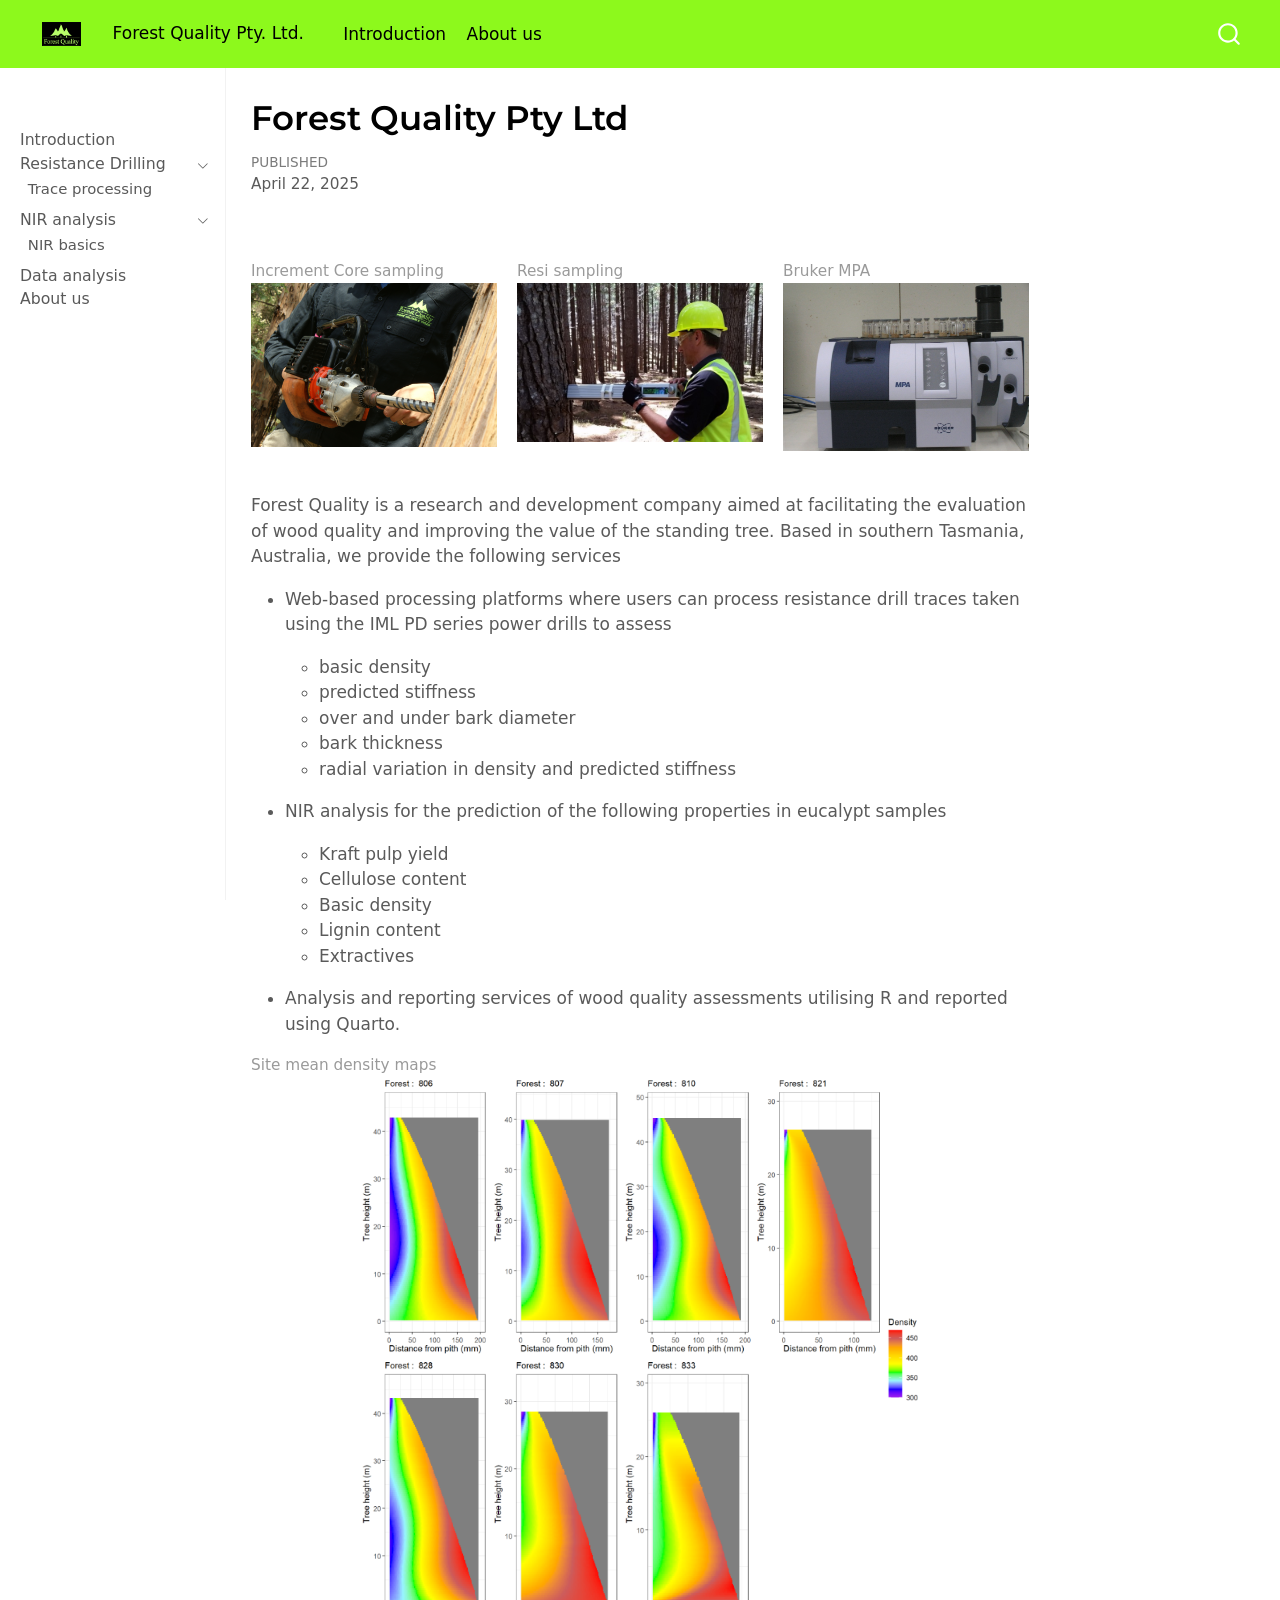
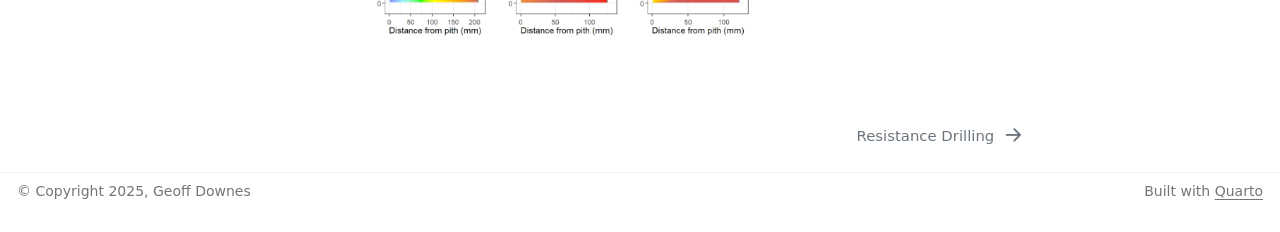
<file: docs/index.html>
<!DOCTYPE html>
<html xmlns="http://www.w3.org/1999/xhtml" lang="en" xml:lang="en"><head>

<meta charset="utf-8">
<meta name="generator" content="quarto-1.5.57">

<meta name="viewport" content="width=device-width, initial-scale=1.0, user-scalable=yes">

<meta name="dcterms.date" content="2025-04-22">

<title>Forest Quality Pty Ltd – Forest Quality Pty. Ltd.</title>
<style>
code{white-space: pre-wrap;}
span.smallcaps{font-variant: small-caps;}
div.columns{display: flex; gap: min(4vw, 1.5em);}
div.column{flex: auto; overflow-x: auto;}
div.hanging-indent{margin-left: 1.5em; text-indent: -1.5em;}
ul.task-list{list-style: none;}
ul.task-list li input[type="checkbox"] {
  width: 0.8em;
  margin: 0 0.8em 0.2em -1em; /* quarto-specific, see https://github.com/quarto-dev/quarto-cli/issues/4556 */ 
  vertical-align: middle;
}
</style>


<script src="site_libs/quarto-nav/quarto-nav.js"></script>
<script src="site_libs/quarto-nav/headroom.min.js"></script>
<script src="site_libs/clipboard/clipboard.min.js"></script>
<script src="site_libs/quarto-search/autocomplete.umd.js"></script>
<script src="site_libs/quarto-search/fuse.min.js"></script>
<script src="site_libs/quarto-search/quarto-search.js"></script>
<meta name="quarto:offset" content="./">
<link href="./Resistance-Drilling.html" rel="next">
<script src="site_libs/quarto-html/quarto.js"></script>
<script src="site_libs/quarto-html/popper.min.js"></script>
<script src="site_libs/quarto-html/tippy.umd.min.js"></script>
<script src="site_libs/quarto-html/anchor.min.js"></script>
<link href="site_libs/quarto-html/tippy.css" rel="stylesheet">
<link href="site_libs/quarto-html/quarto-syntax-highlighting.css" rel="stylesheet" id="quarto-text-highlighting-styles">
<script src="site_libs/bootstrap/bootstrap.min.js"></script>
<link href="site_libs/bootstrap/bootstrap-icons.css" rel="stylesheet">
<link href="site_libs/bootstrap/bootstrap.min.css" rel="stylesheet" id="quarto-bootstrap" data-mode="light">
<script src="site_libs/quarto-contrib/glightbox/glightbox.min.js"></script>
<link href="site_libs/quarto-contrib/glightbox/glightbox.min.css" rel="stylesheet">
<link href="site_libs/quarto-contrib/glightbox/lightbox.css" rel="stylesheet">
<script id="quarto-search-options" type="application/json">{
  "location": "navbar",
  "copy-button": false,
  "collapse-after": 3,
  "panel-placement": "end",
  "type": "overlay",
  "limit": 50,
  "keyboard-shortcut": [
    "f",
    "/",
    "s"
  ],
  "show-item-context": false,
  "language": {
    "search-no-results-text": "No results",
    "search-matching-documents-text": "matching documents",
    "search-copy-link-title": "Copy link to search",
    "search-hide-matches-text": "Hide additional matches",
    "search-more-match-text": "more match in this document",
    "search-more-matches-text": "more matches in this document",
    "search-clear-button-title": "Clear",
    "search-text-placeholder": "",
    "search-detached-cancel-button-title": "Cancel",
    "search-submit-button-title": "Submit",
    "search-label": "Search"
  }
}</script>


</head>

<body class="nav-sidebar docked nav-fixed">

<div id="quarto-search-results"></div>
  <header id="quarto-header" class="headroom fixed-top">
    <nav class="navbar navbar-expand-lg " data-bs-theme="dark">
      <div class="navbar-container container-fluid">
      <div class="navbar-brand-container mx-auto">
    <a href="./index.html" class="navbar-brand navbar-brand-logo">
    <img src="././images/LogoCompact.png" alt="" class="navbar-logo">
    </a>
    <a class="navbar-brand" href="./index.html">
    <span class="navbar-title">Forest Quality Pty. Ltd.</span>
    </a>
  </div>
            <div id="quarto-search" class="" title="Search"></div>
          <button class="navbar-toggler" type="button" data-bs-toggle="collapse" data-bs-target="#navbarCollapse" aria-controls="navbarCollapse" role="menu" aria-expanded="false" aria-label="Toggle navigation" onclick="if (window.quartoToggleHeadroom) { window.quartoToggleHeadroom(); }">
  <span class="navbar-toggler-icon"></span>
</button>
          <div class="collapse navbar-collapse" id="navbarCollapse">
            <ul class="navbar-nav navbar-nav-scroll me-auto">
  <li class="nav-item">
    <a class="nav-link active" href="./index.html" aria-current="page"> 
<span class="menu-text">Introduction</span></a>
  </li>  
  <li class="nav-item">
    <a class="nav-link" href="./About.html"> 
<span class="menu-text">About us</span></a>
  </li>  
</ul>
          </div> <!-- /navcollapse -->
            <div class="quarto-navbar-tools">
</div>
      </div> <!-- /container-fluid -->
    </nav>
  <nav class="quarto-secondary-nav">
    <div class="container-fluid d-flex">
      <button type="button" class="quarto-btn-toggle btn" data-bs-toggle="collapse" role="button" data-bs-target=".quarto-sidebar-collapse-item" aria-controls="quarto-sidebar" aria-expanded="false" aria-label="Toggle sidebar navigation" onclick="if (window.quartoToggleHeadroom) { window.quartoToggleHeadroom(); }">
        <i class="bi bi-layout-text-sidebar-reverse"></i>
      </button>
        <nav class="quarto-page-breadcrumbs" aria-label="breadcrumb"><ol class="breadcrumb"><li class="breadcrumb-item"><a href="./index.html">Introduction</a></li></ol></nav>
        <a class="flex-grow-1" role="navigation" data-bs-toggle="collapse" data-bs-target=".quarto-sidebar-collapse-item" aria-controls="quarto-sidebar" aria-expanded="false" aria-label="Toggle sidebar navigation" onclick="if (window.quartoToggleHeadroom) { window.quartoToggleHeadroom(); }">      
        </a>
      <button type="button" class="btn quarto-search-button" aria-label="Search" onclick="window.quartoOpenSearch();">
        <i class="bi bi-search"></i>
      </button>
    </div>
  </nav>
</header>
<!-- content -->
<div id="quarto-content" class="quarto-container page-columns page-rows-contents page-layout-article page-navbar">
<!-- sidebar -->
  <nav id="quarto-sidebar" class="sidebar collapse collapse-horizontal quarto-sidebar-collapse-item sidebar-navigation docked overflow-auto">
        <div class="mt-2 flex-shrink-0 align-items-center">
        <div class="sidebar-search">
        <div id="quarto-search" class="" title="Search"></div>
        </div>
        </div>
    <div class="sidebar-menu-container"> 
    <ul class="list-unstyled mt-1">
        <li class="sidebar-item sidebar-item-section">
      <span class="sidebar-item-text sidebar-link text-start">
 <span class="menu-text">Introduction</span></span>
  </li>
        <li class="sidebar-item sidebar-item-section">
      <div class="sidebar-item-container"> 
            <a href="./Resistance-Drilling.html" class="sidebar-item-text sidebar-link">
 <span class="menu-text">Resistance Drilling</span></a>
          <a class="sidebar-item-toggle text-start" data-bs-toggle="collapse" data-bs-target="#quarto-sidebar-section-2" role="navigation" aria-expanded="true" aria-label="Toggle section">
            <i class="bi bi-chevron-right ms-2"></i>
          </a> 
      </div>
      <ul id="quarto-sidebar-section-2" class="collapse list-unstyled sidebar-section depth1 show">  
          <li class="sidebar-item">
  <div class="sidebar-item-container"> 
  <a href="./Quantitative-Analysis.html" class="sidebar-item-text sidebar-link">
 <span class="menu-text">Trace processing</span></a>
  </div>
</li>
      </ul>
  </li>
        <li class="sidebar-item sidebar-item-section">
      <div class="sidebar-item-container"> 
            <a href="./NIR-Analysis.html" class="sidebar-item-text sidebar-link">
 <span class="menu-text">NIR analysis</span></a>
          <a class="sidebar-item-toggle text-start" data-bs-toggle="collapse" data-bs-target="#quarto-sidebar-section-3" role="navigation" aria-expanded="true" aria-label="Toggle section">
            <i class="bi bi-chevron-right ms-2"></i>
          </a> 
      </div>
      <ul id="quarto-sidebar-section-3" class="collapse list-unstyled sidebar-section depth1 show">  
          <li class="sidebar-item">
  <div class="sidebar-item-container"> 
  <a href="./NIR-basics.html" class="sidebar-item-text sidebar-link">
 <span class="menu-text">NIR basics</span></a>
  </div>
</li>
      </ul>
  </li>
        <li class="sidebar-item">
  <div class="sidebar-item-container"> 
  <a href="./Data-Analysis.html" class="sidebar-item-text sidebar-link">
 <span class="menu-text">Data analysis</span></a>
  </div>
</li>
        <li class="sidebar-item">
  <div class="sidebar-item-container"> 
  <a href="./About.html" class="sidebar-item-text sidebar-link">
 <span class="menu-text">About us</span></a>
  </div>
</li>
    </ul>
    </div>
</nav>
<div id="quarto-sidebar-glass" class="quarto-sidebar-collapse-item" data-bs-toggle="collapse" data-bs-target=".quarto-sidebar-collapse-item"></div>
<!-- margin-sidebar -->
    <div id="quarto-margin-sidebar" class="sidebar margin-sidebar zindex-bottom">
        
    </div>
<!-- main -->
<main class="content" id="quarto-document-content">

<header id="title-block-header" class="quarto-title-block default">
<div class="quarto-title">
<h1 class="title">Forest Quality Pty Ltd</h1>
</div>



<div class="quarto-title-meta">

    
    <div>
    <div class="quarto-title-meta-heading">Published</div>
    <div class="quarto-title-meta-contents">
      <p class="date">April 22, 2025</p>
    </div>
  </div>
  
    
  </div>
  


</header>


<p><br></p>
<div>

</div>
<div class="quarto-layout-panel" data-layout-ncol="3">
<div class="quarto-layout-row">
<div class="quarto-layout-cell" style="flex-basis: 33.3%;justify-content: flex-start;">
<div class="quarto-figure quarto-figure-center">
<figure class="figure">
<figcaption>Increment Core sampling</figcaption>
<p><a href="./images/coreSampling_lowres.png" class="lightbox" data-gallery="quarto-lightbox-gallery-1" title="Increment Core sampling"><img src="./images/coreSampling_lowres.png" class="img-fluid figure-img" alt="Increment Core sampling"></a></p>
</figure>
</div>
</div>
<div class="quarto-layout-cell" style="flex-basis: 33.3%;justify-content: flex-start;">
<div class="quarto-figure quarto-figure-center">
<figure class="figure">
<figcaption>Resi sampling</figcaption>
<p><a href="./images/Resi_Marco.jpg" class="lightbox" data-gallery="quarto-lightbox-gallery-2" title="Resi sampling"><img src="./images/Resi_Marco.jpg" class="img-fluid figure-img" alt="Resi sampling"></a></p>
</figure>
</div>
</div>
<div class="quarto-layout-cell" style="flex-basis: 33.3%;justify-content: flex-start;">
<div class="quarto-figure quarto-figure-center">
<figure class="figure">
<figcaption>Bruker MPA</figcaption>
<p><a href="./images/BrukerMPA.png" class="lightbox" data-gallery="quarto-lightbox-gallery-3" title="Bruker MPA"><img src="./images/BrukerMPA.png" class="img-fluid figure-img" alt="Bruker MPA"></a></p>
</figure>
</div>
</div>
</div>
</div>
<p>Forest Quality is a research and development company aimed at facilitating the evaluation of wood quality and improving the value of the standing tree. Based in southern Tasmania, Australia, we provide the following services</p>
<ul>
<li><p>Web-based processing platforms where users can process resistance drill traces taken using the IML PD series power drills to assess</p>
<ul>
<li>basic density</li>
<li>predicted stiffness</li>
<li>over and under bark diameter</li>
<li>bark thickness</li>
<li>radial variation in density and predicted stiffness</li>
</ul></li>
<li><p>NIR analysis for the prediction of the following properties in eucalypt samples</p>
<ul>
<li>Kraft pulp yield</li>
<li>Cellulose content</li>
<li>Basic density</li>
<li>Lignin content</li>
<li>Extractives</li>
</ul></li>
<li><p>Analysis and reporting services of wood quality assessments utilising R and reported using Quarto.</p></li>
</ul>
<div class="quarto-figure quarto-figure-center">
<figure class="figure">
<figcaption>Site mean density maps</figcaption>
<div class="quarto-figure quarto-figure-center">
<figure class="figure">
<p><a href="./images/TPPL TreeMaps.png" class="lightbox" data-gallery="quarto-lightbox-gallery-4" title="Site mean density maps"><img src="./images/TPPL TreeMaps.png" class="img-fluid quarto-figure quarto-figure-center figure-img" style="width:6in" alt="Site mean density maps"></a></p>
</figure>
</div>
</figure>
</div>



</main> <!-- /main -->
<script id="quarto-html-after-body" type="application/javascript">
window.document.addEventListener("DOMContentLoaded", function (event) {
  const toggleBodyColorMode = (bsSheetEl) => {
    const mode = bsSheetEl.getAttribute("data-mode");
    const bodyEl = window.document.querySelector("body");
    if (mode === "dark") {
      bodyEl.classList.add("quarto-dark");
      bodyEl.classList.remove("quarto-light");
    } else {
      bodyEl.classList.add("quarto-light");
      bodyEl.classList.remove("quarto-dark");
    }
  }
  const toggleBodyColorPrimary = () => {
    const bsSheetEl = window.document.querySelector("link#quarto-bootstrap");
    if (bsSheetEl) {
      toggleBodyColorMode(bsSheetEl);
    }
  }
  toggleBodyColorPrimary();  
  const icon = "";
  const anchorJS = new window.AnchorJS();
  anchorJS.options = {
    placement: 'right',
    icon: icon
  };
  anchorJS.add('.anchored');
  const isCodeAnnotation = (el) => {
    for (const clz of el.classList) {
      if (clz.startsWith('code-annotation-')) {                     
        return true;
      }
    }
    return false;
  }
  const onCopySuccess = function(e) {
    // button target
    const button = e.trigger;
    // don't keep focus
    button.blur();
    // flash "checked"
    button.classList.add('code-copy-button-checked');
    var currentTitle = button.getAttribute("title");
    button.setAttribute("title", "Copied!");
    let tooltip;
    if (window.bootstrap) {
      button.setAttribute("data-bs-toggle", "tooltip");
      button.setAttribute("data-bs-placement", "left");
      button.setAttribute("data-bs-title", "Copied!");
      tooltip = new bootstrap.Tooltip(button, 
        { trigger: "manual", 
          customClass: "code-copy-button-tooltip",
          offset: [0, -8]});
      tooltip.show();    
    }
    setTimeout(function() {
      if (tooltip) {
        tooltip.hide();
        button.removeAttribute("data-bs-title");
        button.removeAttribute("data-bs-toggle");
        button.removeAttribute("data-bs-placement");
      }
      button.setAttribute("title", currentTitle);
      button.classList.remove('code-copy-button-checked');
    }, 1000);
    // clear code selection
    e.clearSelection();
  }
  const getTextToCopy = function(trigger) {
      const codeEl = trigger.previousElementSibling.cloneNode(true);
      for (const childEl of codeEl.children) {
        if (isCodeAnnotation(childEl)) {
          childEl.remove();
        }
      }
      return codeEl.innerText;
  }
  const clipboard = new window.ClipboardJS('.code-copy-button:not([data-in-quarto-modal])', {
    text: getTextToCopy
  });
  clipboard.on('success', onCopySuccess);
  if (window.document.getElementById('quarto-embedded-source-code-modal')) {
    // For code content inside modals, clipBoardJS needs to be initialized with a container option
    // TODO: Check when it could be a function (https://github.com/zenorocha/clipboard.js/issues/860)
    const clipboardModal = new window.ClipboardJS('.code-copy-button[data-in-quarto-modal]', {
      text: getTextToCopy,
      container: window.document.getElementById('quarto-embedded-source-code-modal')
    });
    clipboardModal.on('success', onCopySuccess);
  }
    var localhostRegex = new RegExp(/^(?:http|https):\/\/localhost\:?[0-9]*\//);
    var mailtoRegex = new RegExp(/^mailto:/);
      var filterRegex = new RegExp('/' + window.location.host + '/');
    var isInternal = (href) => {
        return filterRegex.test(href) || localhostRegex.test(href) || mailtoRegex.test(href);
    }
    // Inspect non-navigation links and adorn them if external
 	var links = window.document.querySelectorAll('a[href]:not(.nav-link):not(.navbar-brand):not(.toc-action):not(.sidebar-link):not(.sidebar-item-toggle):not(.pagination-link):not(.no-external):not([aria-hidden]):not(.dropdown-item):not(.quarto-navigation-tool):not(.about-link)');
    for (var i=0; i<links.length; i++) {
      const link = links[i];
      if (!isInternal(link.href)) {
        // undo the damage that might have been done by quarto-nav.js in the case of
        // links that we want to consider external
        if (link.dataset.originalHref !== undefined) {
          link.href = link.dataset.originalHref;
        }
      }
    }
  function tippyHover(el, contentFn, onTriggerFn, onUntriggerFn) {
    const config = {
      allowHTML: true,
      maxWidth: 500,
      delay: 100,
      arrow: false,
      appendTo: function(el) {
          return el.parentElement;
      },
      interactive: true,
      interactiveBorder: 10,
      theme: 'quarto',
      placement: 'bottom-start',
    };
    if (contentFn) {
      config.content = contentFn;
    }
    if (onTriggerFn) {
      config.onTrigger = onTriggerFn;
    }
    if (onUntriggerFn) {
      config.onUntrigger = onUntriggerFn;
    }
    window.tippy(el, config); 
  }
  const noterefs = window.document.querySelectorAll('a[role="doc-noteref"]');
  for (var i=0; i<noterefs.length; i++) {
    const ref = noterefs[i];
    tippyHover(ref, function() {
      // use id or data attribute instead here
      let href = ref.getAttribute('data-footnote-href') || ref.getAttribute('href');
      try { href = new URL(href).hash; } catch {}
      const id = href.replace(/^#\/?/, "");
      const note = window.document.getElementById(id);
      if (note) {
        return note.innerHTML;
      } else {
        return "";
      }
    });
  }
  const xrefs = window.document.querySelectorAll('a.quarto-xref');
  const processXRef = (id, note) => {
    // Strip column container classes
    const stripColumnClz = (el) => {
      el.classList.remove("page-full", "page-columns");
      if (el.children) {
        for (const child of el.children) {
          stripColumnClz(child);
        }
      }
    }
    stripColumnClz(note)
    if (id === null || id.startsWith('sec-')) {
      // Special case sections, only their first couple elements
      const container = document.createElement("div");
      if (note.children && note.children.length > 2) {
        container.appendChild(note.children[0].cloneNode(true));
        for (let i = 1; i < note.children.length; i++) {
          const child = note.children[i];
          if (child.tagName === "P" && child.innerText === "") {
            continue;
          } else {
            container.appendChild(child.cloneNode(true));
            break;
          }
        }
        if (window.Quarto?.typesetMath) {
          window.Quarto.typesetMath(container);
        }
        return container.innerHTML
      } else {
        if (window.Quarto?.typesetMath) {
          window.Quarto.typesetMath(note);
        }
        return note.innerHTML;
      }
    } else {
      // Remove any anchor links if they are present
      const anchorLink = note.querySelector('a.anchorjs-link');
      if (anchorLink) {
        anchorLink.remove();
      }
      if (window.Quarto?.typesetMath) {
        window.Quarto.typesetMath(note);
      }
      // TODO in 1.5, we should make sure this works without a callout special case
      if (note.classList.contains("callout")) {
        return note.outerHTML;
      } else {
        return note.innerHTML;
      }
    }
  }
  for (var i=0; i<xrefs.length; i++) {
    const xref = xrefs[i];
    tippyHover(xref, undefined, function(instance) {
      instance.disable();
      let url = xref.getAttribute('href');
      let hash = undefined; 
      if (url.startsWith('#')) {
        hash = url;
      } else {
        try { hash = new URL(url).hash; } catch {}
      }
      if (hash) {
        const id = hash.replace(/^#\/?/, "");
        const note = window.document.getElementById(id);
        if (note !== null) {
          try {
            const html = processXRef(id, note.cloneNode(true));
            instance.setContent(html);
          } finally {
            instance.enable();
            instance.show();
          }
        } else {
          // See if we can fetch this
          fetch(url.split('#')[0])
          .then(res => res.text())
          .then(html => {
            const parser = new DOMParser();
            const htmlDoc = parser.parseFromString(html, "text/html");
            const note = htmlDoc.getElementById(id);
            if (note !== null) {
              const html = processXRef(id, note);
              instance.setContent(html);
            } 
          }).finally(() => {
            instance.enable();
            instance.show();
          });
        }
      } else {
        // See if we can fetch a full url (with no hash to target)
        // This is a special case and we should probably do some content thinning / targeting
        fetch(url)
        .then(res => res.text())
        .then(html => {
          const parser = new DOMParser();
          const htmlDoc = parser.parseFromString(html, "text/html");
          const note = htmlDoc.querySelector('main.content');
          if (note !== null) {
            // This should only happen for chapter cross references
            // (since there is no id in the URL)
            // remove the first header
            if (note.children.length > 0 && note.children[0].tagName === "HEADER") {
              note.children[0].remove();
            }
            const html = processXRef(null, note);
            instance.setContent(html);
          } 
        }).finally(() => {
          instance.enable();
          instance.show();
        });
      }
    }, function(instance) {
    });
  }
      let selectedAnnoteEl;
      const selectorForAnnotation = ( cell, annotation) => {
        let cellAttr = 'data-code-cell="' + cell + '"';
        let lineAttr = 'data-code-annotation="' +  annotation + '"';
        const selector = 'span[' + cellAttr + '][' + lineAttr + ']';
        return selector;
      }
      const selectCodeLines = (annoteEl) => {
        const doc = window.document;
        const targetCell = annoteEl.getAttribute("data-target-cell");
        const targetAnnotation = annoteEl.getAttribute("data-target-annotation");
        const annoteSpan = window.document.querySelector(selectorForAnnotation(targetCell, targetAnnotation));
        const lines = annoteSpan.getAttribute("data-code-lines").split(",");
        const lineIds = lines.map((line) => {
          return targetCell + "-" + line;
        })
        let top = null;
        let height = null;
        let parent = null;
        if (lineIds.length > 0) {
            //compute the position of the single el (top and bottom and make a div)
            const el = window.document.getElementById(lineIds[0]);
            top = el.offsetTop;
            height = el.offsetHeight;
            parent = el.parentElement.parentElement;
          if (lineIds.length > 1) {
            const lastEl = window.document.getElementById(lineIds[lineIds.length - 1]);
            const bottom = lastEl.offsetTop + lastEl.offsetHeight;
            height = bottom - top;
          }
          if (top !== null && height !== null && parent !== null) {
            // cook up a div (if necessary) and position it 
            let div = window.document.getElementById("code-annotation-line-highlight");
            if (div === null) {
              div = window.document.createElement("div");
              div.setAttribute("id", "code-annotation-line-highlight");
              div.style.position = 'absolute';
              parent.appendChild(div);
            }
            div.style.top = top - 2 + "px";
            div.style.height = height + 4 + "px";
            div.style.left = 0;
            let gutterDiv = window.document.getElementById("code-annotation-line-highlight-gutter");
            if (gutterDiv === null) {
              gutterDiv = window.document.createElement("div");
              gutterDiv.setAttribute("id", "code-annotation-line-highlight-gutter");
              gutterDiv.style.position = 'absolute';
              const codeCell = window.document.getElementById(targetCell);
              const gutter = codeCell.querySelector('.code-annotation-gutter');
              gutter.appendChild(gutterDiv);
            }
            gutterDiv.style.top = top - 2 + "px";
            gutterDiv.style.height = height + 4 + "px";
          }
          selectedAnnoteEl = annoteEl;
        }
      };
      const unselectCodeLines = () => {
        const elementsIds = ["code-annotation-line-highlight", "code-annotation-line-highlight-gutter"];
        elementsIds.forEach((elId) => {
          const div = window.document.getElementById(elId);
          if (div) {
            div.remove();
          }
        });
        selectedAnnoteEl = undefined;
      };
        // Handle positioning of the toggle
    window.addEventListener(
      "resize",
      throttle(() => {
        elRect = undefined;
        if (selectedAnnoteEl) {
          selectCodeLines(selectedAnnoteEl);
        }
      }, 10)
    );
    function throttle(fn, ms) {
    let throttle = false;
    let timer;
      return (...args) => {
        if(!throttle) { // first call gets through
            fn.apply(this, args);
            throttle = true;
        } else { // all the others get throttled
            if(timer) clearTimeout(timer); // cancel #2
            timer = setTimeout(() => {
              fn.apply(this, args);
              timer = throttle = false;
            }, ms);
        }
      };
    }
      // Attach click handler to the DT
      const annoteDls = window.document.querySelectorAll('dt[data-target-cell]');
      for (const annoteDlNode of annoteDls) {
        annoteDlNode.addEventListener('click', (event) => {
          const clickedEl = event.target;
          if (clickedEl !== selectedAnnoteEl) {
            unselectCodeLines();
            const activeEl = window.document.querySelector('dt[data-target-cell].code-annotation-active');
            if (activeEl) {
              activeEl.classList.remove('code-annotation-active');
            }
            selectCodeLines(clickedEl);
            clickedEl.classList.add('code-annotation-active');
          } else {
            // Unselect the line
            unselectCodeLines();
            clickedEl.classList.remove('code-annotation-active');
          }
        });
      }
  const findCites = (el) => {
    const parentEl = el.parentElement;
    if (parentEl) {
      const cites = parentEl.dataset.cites;
      if (cites) {
        return {
          el,
          cites: cites.split(' ')
        };
      } else {
        return findCites(el.parentElement)
      }
    } else {
      return undefined;
    }
  };
  var bibliorefs = window.document.querySelectorAll('a[role="doc-biblioref"]');
  for (var i=0; i<bibliorefs.length; i++) {
    const ref = bibliorefs[i];
    const citeInfo = findCites(ref);
    if (citeInfo) {
      tippyHover(citeInfo.el, function() {
        var popup = window.document.createElement('div');
        citeInfo.cites.forEach(function(cite) {
          var citeDiv = window.document.createElement('div');
          citeDiv.classList.add('hanging-indent');
          citeDiv.classList.add('csl-entry');
          var biblioDiv = window.document.getElementById('ref-' + cite);
          if (biblioDiv) {
            citeDiv.innerHTML = biblioDiv.innerHTML;
          }
          popup.appendChild(citeDiv);
        });
        return popup.innerHTML;
      });
    }
  }
});
</script>
<nav class="page-navigation">
  <div class="nav-page nav-page-previous">
  </div>
  <div class="nav-page nav-page-next">
      <a href="./Resistance-Drilling.html" class="pagination-link" aria-label="Resistance Drilling">
        <span class="nav-page-text">Resistance Drilling</span> <i class="bi bi-arrow-right-short"></i>
      </a>
  </div>
</nav>
</div> <!-- /content -->
<footer class="footer">
  <div class="nav-footer">
    <div class="nav-footer-left">
<p>© Copyright 2025, Geoff Downes</p>
</div>   
    <div class="nav-footer-center">
      &nbsp;
    </div>
    <div class="nav-footer-right">
<p>Built with <a href="https://quarto.org/">Quarto</a></p>
</div>
  </div>
</footer>
<script>var lightboxQuarto = GLightbox({"loop":false,"selector":".lightbox","openEffect":"zoom","closeEffect":"zoom","descPosition":"bottom"});
(function() {
  let previousOnload = window.onload;
  window.onload = () => {
    if (previousOnload) {
      previousOnload();
    }
    lightboxQuarto.on('slide_before_load', (data) => {
      const { slideIndex, slideNode, slideConfig, player, trigger } = data;
      const href = trigger.getAttribute('href');
      if (href !== null) {
        const imgEl = window.document.querySelector(`a[href="${href}"] img`);
        if (imgEl !== null) {
          const srcAttr = imgEl.getAttribute("src");
          if (srcAttr && srcAttr.startsWith("data:")) {
            slideConfig.href = srcAttr;
          }
        }
      } 
    });
  
    lightboxQuarto.on('slide_after_load', (data) => {
      const { slideIndex, slideNode, slideConfig, player, trigger } = data;
      if (window.Quarto?.typesetMath) {
        window.Quarto.typesetMath(slideNode);
      }
    });
  
  };
  
})();
          </script>




</body></html>
</file>
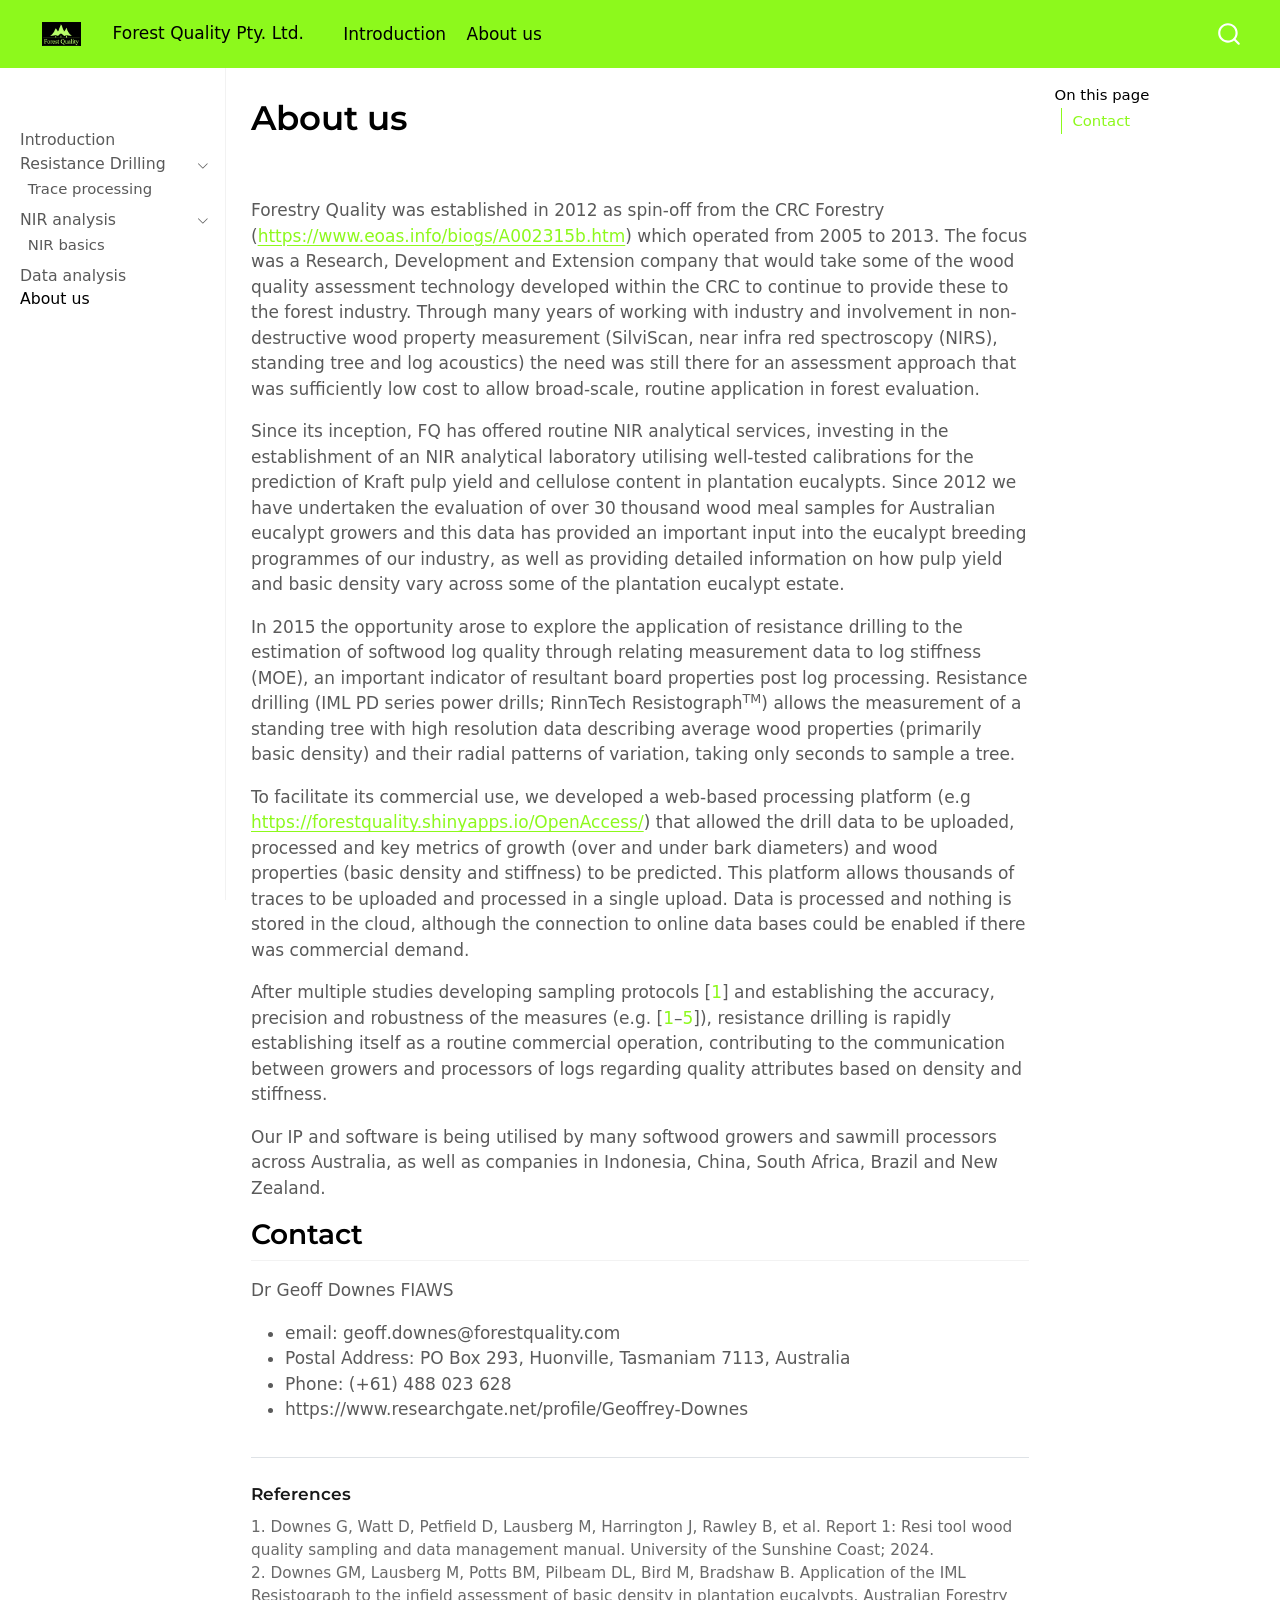
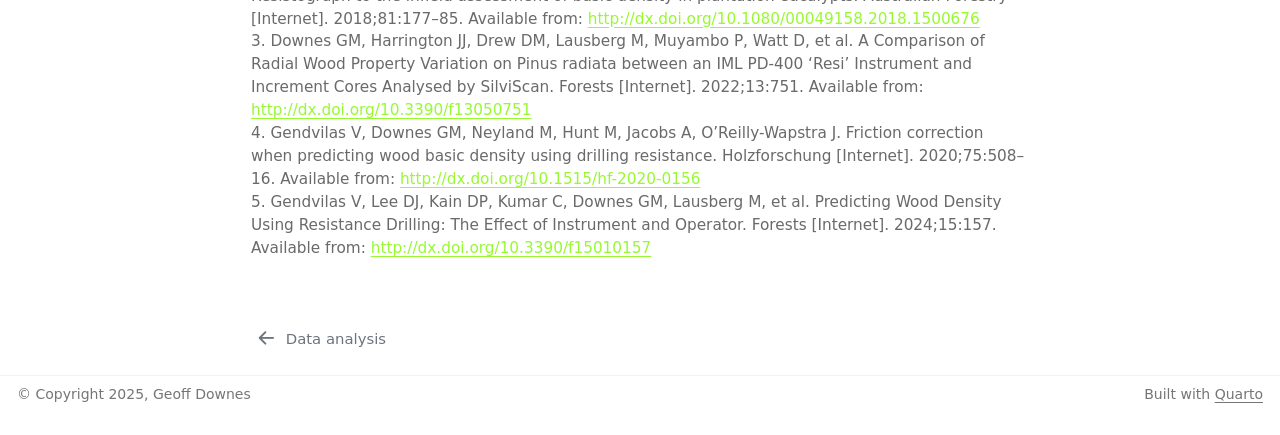
<file: docs/About.html>
<!DOCTYPE html>
<html xmlns="http://www.w3.org/1999/xhtml" lang="en" xml:lang="en"><head>

<meta charset="utf-8">
<meta name="generator" content="quarto-1.5.57">

<meta name="viewport" content="width=device-width, initial-scale=1.0, user-scalable=yes">


<title>About us – Forest Quality Pty. Ltd.</title>
<style>
code{white-space: pre-wrap;}
span.smallcaps{font-variant: small-caps;}
div.columns{display: flex; gap: min(4vw, 1.5em);}
div.column{flex: auto; overflow-x: auto;}
div.hanging-indent{margin-left: 1.5em; text-indent: -1.5em;}
ul.task-list{list-style: none;}
ul.task-list li input[type="checkbox"] {
  width: 0.8em;
  margin: 0 0.8em 0.2em -1em; /* quarto-specific, see https://github.com/quarto-dev/quarto-cli/issues/4556 */ 
  vertical-align: middle;
}
/* CSS for citations */
div.csl-bib-body { }
div.csl-entry {
  clear: both;
}
.hanging-indent div.csl-entry {
  margin-left:2em;
  text-indent:-2em;
}
div.csl-left-margin {
  min-width:2em;
  float:left;
}
div.csl-right-inline {
  margin-left:2em;
  padding-left:1em;
}
div.csl-indent {
  margin-left: 2em;
}</style>


<script src="site_libs/quarto-nav/quarto-nav.js"></script>
<script src="site_libs/quarto-nav/headroom.min.js"></script>
<script src="site_libs/clipboard/clipboard.min.js"></script>
<script src="site_libs/quarto-search/autocomplete.umd.js"></script>
<script src="site_libs/quarto-search/fuse.min.js"></script>
<script src="site_libs/quarto-search/quarto-search.js"></script>
<meta name="quarto:offset" content="./">
<link href="./Data-Analysis.html" rel="prev">
<script src="site_libs/quarto-html/quarto.js"></script>
<script src="site_libs/quarto-html/popper.min.js"></script>
<script src="site_libs/quarto-html/tippy.umd.min.js"></script>
<script src="site_libs/quarto-html/anchor.min.js"></script>
<link href="site_libs/quarto-html/tippy.css" rel="stylesheet">
<link href="site_libs/quarto-html/quarto-syntax-highlighting.css" rel="stylesheet" id="quarto-text-highlighting-styles">
<script src="site_libs/bootstrap/bootstrap.min.js"></script>
<link href="site_libs/bootstrap/bootstrap-icons.css" rel="stylesheet">
<link href="site_libs/bootstrap/bootstrap.min.css" rel="stylesheet" id="quarto-bootstrap" data-mode="light">
<script id="quarto-search-options" type="application/json">{
  "location": "navbar",
  "copy-button": false,
  "collapse-after": 3,
  "panel-placement": "end",
  "type": "overlay",
  "limit": 50,
  "keyboard-shortcut": [
    "f",
    "/",
    "s"
  ],
  "show-item-context": false,
  "language": {
    "search-no-results-text": "No results",
    "search-matching-documents-text": "matching documents",
    "search-copy-link-title": "Copy link to search",
    "search-hide-matches-text": "Hide additional matches",
    "search-more-match-text": "more match in this document",
    "search-more-matches-text": "more matches in this document",
    "search-clear-button-title": "Clear",
    "search-text-placeholder": "",
    "search-detached-cancel-button-title": "Cancel",
    "search-submit-button-title": "Submit",
    "search-label": "Search"
  }
}</script>


</head>

<body class="nav-sidebar docked nav-fixed">

<div id="quarto-search-results"></div>
  <header id="quarto-header" class="headroom fixed-top">
    <nav class="navbar navbar-expand-lg " data-bs-theme="dark">
      <div class="navbar-container container-fluid">
      <div class="navbar-brand-container mx-auto">
    <a href="./index.html" class="navbar-brand navbar-brand-logo">
    <img src="././images/LogoCompact.png" alt="" class="navbar-logo">
    </a>
    <a class="navbar-brand" href="./index.html">
    <span class="navbar-title">Forest Quality Pty. Ltd.</span>
    </a>
  </div>
            <div id="quarto-search" class="" title="Search"></div>
          <button class="navbar-toggler" type="button" data-bs-toggle="collapse" data-bs-target="#navbarCollapse" aria-controls="navbarCollapse" role="menu" aria-expanded="false" aria-label="Toggle navigation" onclick="if (window.quartoToggleHeadroom) { window.quartoToggleHeadroom(); }">
  <span class="navbar-toggler-icon"></span>
</button>
          <div class="collapse navbar-collapse" id="navbarCollapse">
            <ul class="navbar-nav navbar-nav-scroll me-auto">
  <li class="nav-item">
    <a class="nav-link" href="./index.html"> 
<span class="menu-text">Introduction</span></a>
  </li>  
  <li class="nav-item">
    <a class="nav-link active" href="./About.html" aria-current="page"> 
<span class="menu-text">About us</span></a>
  </li>  
</ul>
          </div> <!-- /navcollapse -->
            <div class="quarto-navbar-tools">
</div>
      </div> <!-- /container-fluid -->
    </nav>
  <nav class="quarto-secondary-nav">
    <div class="container-fluid d-flex">
      <button type="button" class="quarto-btn-toggle btn" data-bs-toggle="collapse" role="button" data-bs-target=".quarto-sidebar-collapse-item" aria-controls="quarto-sidebar" aria-expanded="false" aria-label="Toggle sidebar navigation" onclick="if (window.quartoToggleHeadroom) { window.quartoToggleHeadroom(); }">
        <i class="bi bi-layout-text-sidebar-reverse"></i>
      </button>
        <nav class="quarto-page-breadcrumbs" aria-label="breadcrumb"><ol class="breadcrumb"><li class="breadcrumb-item"><a href="./About.html">About us</a></li></ol></nav>
        <a class="flex-grow-1" role="navigation" data-bs-toggle="collapse" data-bs-target=".quarto-sidebar-collapse-item" aria-controls="quarto-sidebar" aria-expanded="false" aria-label="Toggle sidebar navigation" onclick="if (window.quartoToggleHeadroom) { window.quartoToggleHeadroom(); }">      
        </a>
      <button type="button" class="btn quarto-search-button" aria-label="Search" onclick="window.quartoOpenSearch();">
        <i class="bi bi-search"></i>
      </button>
    </div>
  </nav>
</header>
<!-- content -->
<div id="quarto-content" class="quarto-container page-columns page-rows-contents page-layout-article page-navbar">
<!-- sidebar -->
  <nav id="quarto-sidebar" class="sidebar collapse collapse-horizontal quarto-sidebar-collapse-item sidebar-navigation docked overflow-auto">
        <div class="mt-2 flex-shrink-0 align-items-center">
        <div class="sidebar-search">
        <div id="quarto-search" class="" title="Search"></div>
        </div>
        </div>
    <div class="sidebar-menu-container"> 
    <ul class="list-unstyled mt-1">
        <li class="sidebar-item sidebar-item-section">
      <span class="sidebar-item-text sidebar-link text-start">
 <span class="menu-text">Introduction</span></span>
  </li>
        <li class="sidebar-item sidebar-item-section">
      <div class="sidebar-item-container"> 
            <a href="./Resistance-Drilling.html" class="sidebar-item-text sidebar-link">
 <span class="menu-text">Resistance Drilling</span></a>
          <a class="sidebar-item-toggle text-start" data-bs-toggle="collapse" data-bs-target="#quarto-sidebar-section-2" role="navigation" aria-expanded="true" aria-label="Toggle section">
            <i class="bi bi-chevron-right ms-2"></i>
          </a> 
      </div>
      <ul id="quarto-sidebar-section-2" class="collapse list-unstyled sidebar-section depth1 show">  
          <li class="sidebar-item">
  <div class="sidebar-item-container"> 
  <a href="./Quantitative-Analysis.html" class="sidebar-item-text sidebar-link">
 <span class="menu-text">Trace processing</span></a>
  </div>
</li>
      </ul>
  </li>
        <li class="sidebar-item sidebar-item-section">
      <div class="sidebar-item-container"> 
            <a href="./NIR-Analysis.html" class="sidebar-item-text sidebar-link">
 <span class="menu-text">NIR analysis</span></a>
          <a class="sidebar-item-toggle text-start" data-bs-toggle="collapse" data-bs-target="#quarto-sidebar-section-3" role="navigation" aria-expanded="true" aria-label="Toggle section">
            <i class="bi bi-chevron-right ms-2"></i>
          </a> 
      </div>
      <ul id="quarto-sidebar-section-3" class="collapse list-unstyled sidebar-section depth1 show">  
          <li class="sidebar-item">
  <div class="sidebar-item-container"> 
  <a href="./NIR-basics.html" class="sidebar-item-text sidebar-link">
 <span class="menu-text">NIR basics</span></a>
  </div>
</li>
      </ul>
  </li>
        <li class="sidebar-item">
  <div class="sidebar-item-container"> 
  <a href="./Data-Analysis.html" class="sidebar-item-text sidebar-link">
 <span class="menu-text">Data analysis</span></a>
  </div>
</li>
        <li class="sidebar-item">
  <div class="sidebar-item-container"> 
  <a href="./About.html" class="sidebar-item-text sidebar-link active">
 <span class="menu-text">About us</span></a>
  </div>
</li>
    </ul>
    </div>
</nav>
<div id="quarto-sidebar-glass" class="quarto-sidebar-collapse-item" data-bs-toggle="collapse" data-bs-target=".quarto-sidebar-collapse-item"></div>
<!-- margin-sidebar -->
    <div id="quarto-margin-sidebar" class="sidebar margin-sidebar">
        <nav id="TOC" role="doc-toc" class="toc-active">
    <h2 id="toc-title">On this page</h2>
   
  <ul>
  <li><a href="#contact" id="toc-contact" class="nav-link active" data-scroll-target="#contact">Contact</a></li>
  </ul>
</nav>
    </div>
<!-- main -->
<main class="content" id="quarto-document-content">

<header id="title-block-header" class="quarto-title-block default">
<div class="quarto-title">
<h1 class="title">About us</h1>
</div>



<div class="quarto-title-meta">

    
  
    
  </div>
  


</header>


<p><br></p>
<p>Forestry Quality was established in 2012 as spin-off from the CRC Forestry (<a href="https://www.eoas.info/biogs/A002315b.htm" class="uri">https://www.eoas.info/biogs/A002315b.htm</a>) which operated from 2005 to 2013. The focus was a Research, Development and Extension company that would take some of the wood quality assessment technology developed within the CRC to continue to provide these to the forest industry. Through many years of working with industry and involvement in non-destructive wood property measurement (SilviScan, near infra red spectroscopy (NIRS), standing tree and log acoustics) the need was still there for an assessment approach that was sufficiently low cost to allow broad-scale, routine application in forest evaluation.</p>
<p>Since its inception, FQ has offered routine NIR analytical services, investing in the establishment of an NIR analytical laboratory utilising well-tested calibrations for the prediction of Kraft pulp yield and cellulose content in plantation eucalypts. Since 2012 we have undertaken the evaluation of over 30 thousand wood meal samples for Australian eucalypt growers and this data has provided an important input into the eucalypt breeding programmes of our industry, as well as providing detailed information on how pulp yield and basic density vary across some of the plantation eucalypt estate.</p>
<p>In 2015 the opportunity arose to explore the application of resistance drilling to the estimation of softwood log quality through relating measurement data to log stiffness (MOE), an important indicator of resultant board properties post log processing. Resistance drilling (IML PD series power drills; RinnTech Resistograph<sup>TM</sup>) allows the measurement of a standing tree with high resolution data describing average wood properties (primarily basic density) and their radial patterns of variation, taking only seconds to sample a tree.</p>
<p>To facilitate its commercial use, we developed a web-based processing platform (e.g <a href="https://forestquality.shinyapps.io/OpenAccess/" class="uri">https://forestquality.shinyapps.io/OpenAccess/</a>) that allowed the drill data to be uploaded, processed and key metrics of growth (over and under bark diameters) and wood properties (basic density and stiffness) to be predicted. This platform allows thousands of traces to be uploaded and processed in a single upload. Data is processed and nothing is stored in the cloud, although the connection to online data bases could be enabled if there was commercial demand.</p>
<p>After multiple studies developing sampling protocols <span class="citation" data-cites="RN12">[<a href="#ref-RN12" role="doc-biblioref">1</a>]</span> and establishing the accuracy, precision and robustness of the measures (e.g. <span class="citation" data-cites="downes2018 downes2022 gendvilas2020 gendvilas2024a RN12">[<a href="#ref-RN12" role="doc-biblioref">1</a>–<a href="#ref-gendvilas2024a" role="doc-biblioref">5</a>]</span>), resistance drilling is rapidly establishing itself as a routine commercial operation, contributing to the communication between growers and processors of logs regarding quality attributes based on density and stiffness.</p>
<p>Our IP and software is being utilised by many softwood growers and sawmill processors across Australia, as well as companies in Indonesia, China, South Africa, Brazil and New Zealand.</p>
<section id="contact" class="level2">
<h2 class="anchored" data-anchor-id="contact">Contact</h2>
<p>Dr Geoff Downes FIAWS</p>
<ul>
<li>email: geoff.downes@forestquality.com</li>
<li>Postal Address: PO Box 293, Huonville, Tasmaniam 7113, Australia</li>
<li>Phone: (+61) 488 023 628</li>
<li>https://www.researchgate.net/profile/Geoffrey-Downes</li>
</ul>



</section>

<div id="quarto-appendix" class="default"><section class="quarto-appendix-contents" role="doc-bibliography" id="quarto-bibliography"><h2 class="anchored quarto-appendix-heading">References</h2><div id="refs" class="references csl-bib-body" role="list">
<div id="ref-RN12" class="csl-entry" role="listitem">
1. Downes G, Watt D, Petfield D, Lausberg M, Harrington J, Rawley B, et al. Report 1: Resi tool wood quality sampling and data management manual. University of the Sunshine Coast; 2024.
</div>
<div id="ref-downes2018" class="csl-entry" role="listitem">
2. Downes GM, Lausberg M, Potts BM, Pilbeam DL, Bird M, Bradshaw B. Application of the IML Resistograph to the infield assessment of basic density in plantation eucalypts. Australian Forestry [Internet]. 2018;81:177–85. Available from: <a href="http://dx.doi.org/10.1080/00049158.2018.1500676">http://dx.doi.org/10.1080/00049158.2018.1500676</a>
</div>
<div id="ref-downes2022" class="csl-entry" role="listitem">
3. Downes GM, Harrington JJ, Drew DM, Lausberg M, Muyambo P, Watt D, et al. A Comparison of Radial Wood Property Variation on Pinus radiata between an IML PD-400 <span>‘</span>Resi<span>’</span> Instrument and Increment Cores Analysed by SilviScan. Forests [Internet]. 2022;13:751. Available from: <a href="http://dx.doi.org/10.3390/f13050751">http://dx.doi.org/10.3390/f13050751</a>
</div>
<div id="ref-gendvilas2020" class="csl-entry" role="listitem">
4. Gendvilas V, Downes GM, Neyland M, Hunt M, Jacobs A, O’Reilly-Wapstra J. Friction correction when predicting wood basic density using drilling resistance. Holzforschung [Internet]. 2020;75:508–16. Available from: <a href="http://dx.doi.org/10.1515/hf-2020-0156">http://dx.doi.org/10.1515/hf-2020-0156</a>
</div>
<div id="ref-gendvilas2024a" class="csl-entry" role="listitem">
5. Gendvilas V, Lee DJ, Kain DP, Kumar C, Downes GM, Lausberg M, et al. Predicting Wood Density Using Resistance Drilling: The Effect of Instrument and Operator. Forests [Internet]. 2024;15:157. Available from: <a href="http://dx.doi.org/10.3390/f15010157">http://dx.doi.org/10.3390/f15010157</a>
</div>
</div></section></div></main> <!-- /main -->
<script id="quarto-html-after-body" type="application/javascript">
window.document.addEventListener("DOMContentLoaded", function (event) {
  const toggleBodyColorMode = (bsSheetEl) => {
    const mode = bsSheetEl.getAttribute("data-mode");
    const bodyEl = window.document.querySelector("body");
    if (mode === "dark") {
      bodyEl.classList.add("quarto-dark");
      bodyEl.classList.remove("quarto-light");
    } else {
      bodyEl.classList.add("quarto-light");
      bodyEl.classList.remove("quarto-dark");
    }
  }
  const toggleBodyColorPrimary = () => {
    const bsSheetEl = window.document.querySelector("link#quarto-bootstrap");
    if (bsSheetEl) {
      toggleBodyColorMode(bsSheetEl);
    }
  }
  toggleBodyColorPrimary();  
  const icon = "";
  const anchorJS = new window.AnchorJS();
  anchorJS.options = {
    placement: 'right',
    icon: icon
  };
  anchorJS.add('.anchored');
  const isCodeAnnotation = (el) => {
    for (const clz of el.classList) {
      if (clz.startsWith('code-annotation-')) {                     
        return true;
      }
    }
    return false;
  }
  const onCopySuccess = function(e) {
    // button target
    const button = e.trigger;
    // don't keep focus
    button.blur();
    // flash "checked"
    button.classList.add('code-copy-button-checked');
    var currentTitle = button.getAttribute("title");
    button.setAttribute("title", "Copied!");
    let tooltip;
    if (window.bootstrap) {
      button.setAttribute("data-bs-toggle", "tooltip");
      button.setAttribute("data-bs-placement", "left");
      button.setAttribute("data-bs-title", "Copied!");
      tooltip = new bootstrap.Tooltip(button, 
        { trigger: "manual", 
          customClass: "code-copy-button-tooltip",
          offset: [0, -8]});
      tooltip.show();    
    }
    setTimeout(function() {
      if (tooltip) {
        tooltip.hide();
        button.removeAttribute("data-bs-title");
        button.removeAttribute("data-bs-toggle");
        button.removeAttribute("data-bs-placement");
      }
      button.setAttribute("title", currentTitle);
      button.classList.remove('code-copy-button-checked');
    }, 1000);
    // clear code selection
    e.clearSelection();
  }
  const getTextToCopy = function(trigger) {
      const codeEl = trigger.previousElementSibling.cloneNode(true);
      for (const childEl of codeEl.children) {
        if (isCodeAnnotation(childEl)) {
          childEl.remove();
        }
      }
      return codeEl.innerText;
  }
  const clipboard = new window.ClipboardJS('.code-copy-button:not([data-in-quarto-modal])', {
    text: getTextToCopy
  });
  clipboard.on('success', onCopySuccess);
  if (window.document.getElementById('quarto-embedded-source-code-modal')) {
    // For code content inside modals, clipBoardJS needs to be initialized with a container option
    // TODO: Check when it could be a function (https://github.com/zenorocha/clipboard.js/issues/860)
    const clipboardModal = new window.ClipboardJS('.code-copy-button[data-in-quarto-modal]', {
      text: getTextToCopy,
      container: window.document.getElementById('quarto-embedded-source-code-modal')
    });
    clipboardModal.on('success', onCopySuccess);
  }
    var localhostRegex = new RegExp(/^(?:http|https):\/\/localhost\:?[0-9]*\//);
    var mailtoRegex = new RegExp(/^mailto:/);
      var filterRegex = new RegExp('/' + window.location.host + '/');
    var isInternal = (href) => {
        return filterRegex.test(href) || localhostRegex.test(href) || mailtoRegex.test(href);
    }
    // Inspect non-navigation links and adorn them if external
 	var links = window.document.querySelectorAll('a[href]:not(.nav-link):not(.navbar-brand):not(.toc-action):not(.sidebar-link):not(.sidebar-item-toggle):not(.pagination-link):not(.no-external):not([aria-hidden]):not(.dropdown-item):not(.quarto-navigation-tool):not(.about-link)');
    for (var i=0; i<links.length; i++) {
      const link = links[i];
      if (!isInternal(link.href)) {
        // undo the damage that might have been done by quarto-nav.js in the case of
        // links that we want to consider external
        if (link.dataset.originalHref !== undefined) {
          link.href = link.dataset.originalHref;
        }
      }
    }
  function tippyHover(el, contentFn, onTriggerFn, onUntriggerFn) {
    const config = {
      allowHTML: true,
      maxWidth: 500,
      delay: 100,
      arrow: false,
      appendTo: function(el) {
          return el.parentElement;
      },
      interactive: true,
      interactiveBorder: 10,
      theme: 'quarto',
      placement: 'bottom-start',
    };
    if (contentFn) {
      config.content = contentFn;
    }
    if (onTriggerFn) {
      config.onTrigger = onTriggerFn;
    }
    if (onUntriggerFn) {
      config.onUntrigger = onUntriggerFn;
    }
    window.tippy(el, config); 
  }
  const noterefs = window.document.querySelectorAll('a[role="doc-noteref"]');
  for (var i=0; i<noterefs.length; i++) {
    const ref = noterefs[i];
    tippyHover(ref, function() {
      // use id or data attribute instead here
      let href = ref.getAttribute('data-footnote-href') || ref.getAttribute('href');
      try { href = new URL(href).hash; } catch {}
      const id = href.replace(/^#\/?/, "");
      const note = window.document.getElementById(id);
      if (note) {
        return note.innerHTML;
      } else {
        return "";
      }
    });
  }
  const xrefs = window.document.querySelectorAll('a.quarto-xref');
  const processXRef = (id, note) => {
    // Strip column container classes
    const stripColumnClz = (el) => {
      el.classList.remove("page-full", "page-columns");
      if (el.children) {
        for (const child of el.children) {
          stripColumnClz(child);
        }
      }
    }
    stripColumnClz(note)
    if (id === null || id.startsWith('sec-')) {
      // Special case sections, only their first couple elements
      const container = document.createElement("div");
      if (note.children && note.children.length > 2) {
        container.appendChild(note.children[0].cloneNode(true));
        for (let i = 1; i < note.children.length; i++) {
          const child = note.children[i];
          if (child.tagName === "P" && child.innerText === "") {
            continue;
          } else {
            container.appendChild(child.cloneNode(true));
            break;
          }
        }
        if (window.Quarto?.typesetMath) {
          window.Quarto.typesetMath(container);
        }
        return container.innerHTML
      } else {
        if (window.Quarto?.typesetMath) {
          window.Quarto.typesetMath(note);
        }
        return note.innerHTML;
      }
    } else {
      // Remove any anchor links if they are present
      const anchorLink = note.querySelector('a.anchorjs-link');
      if (anchorLink) {
        anchorLink.remove();
      }
      if (window.Quarto?.typesetMath) {
        window.Quarto.typesetMath(note);
      }
      // TODO in 1.5, we should make sure this works without a callout special case
      if (note.classList.contains("callout")) {
        return note.outerHTML;
      } else {
        return note.innerHTML;
      }
    }
  }
  for (var i=0; i<xrefs.length; i++) {
    const xref = xrefs[i];
    tippyHover(xref, undefined, function(instance) {
      instance.disable();
      let url = xref.getAttribute('href');
      let hash = undefined; 
      if (url.startsWith('#')) {
        hash = url;
      } else {
        try { hash = new URL(url).hash; } catch {}
      }
      if (hash) {
        const id = hash.replace(/^#\/?/, "");
        const note = window.document.getElementById(id);
        if (note !== null) {
          try {
            const html = processXRef(id, note.cloneNode(true));
            instance.setContent(html);
          } finally {
            instance.enable();
            instance.show();
          }
        } else {
          // See if we can fetch this
          fetch(url.split('#')[0])
          .then(res => res.text())
          .then(html => {
            const parser = new DOMParser();
            const htmlDoc = parser.parseFromString(html, "text/html");
            const note = htmlDoc.getElementById(id);
            if (note !== null) {
              const html = processXRef(id, note);
              instance.setContent(html);
            } 
          }).finally(() => {
            instance.enable();
            instance.show();
          });
        }
      } else {
        // See if we can fetch a full url (with no hash to target)
        // This is a special case and we should probably do some content thinning / targeting
        fetch(url)
        .then(res => res.text())
        .then(html => {
          const parser = new DOMParser();
          const htmlDoc = parser.parseFromString(html, "text/html");
          const note = htmlDoc.querySelector('main.content');
          if (note !== null) {
            // This should only happen for chapter cross references
            // (since there is no id in the URL)
            // remove the first header
            if (note.children.length > 0 && note.children[0].tagName === "HEADER") {
              note.children[0].remove();
            }
            const html = processXRef(null, note);
            instance.setContent(html);
          } 
        }).finally(() => {
          instance.enable();
          instance.show();
        });
      }
    }, function(instance) {
    });
  }
      let selectedAnnoteEl;
      const selectorForAnnotation = ( cell, annotation) => {
        let cellAttr = 'data-code-cell="' + cell + '"';
        let lineAttr = 'data-code-annotation="' +  annotation + '"';
        const selector = 'span[' + cellAttr + '][' + lineAttr + ']';
        return selector;
      }
      const selectCodeLines = (annoteEl) => {
        const doc = window.document;
        const targetCell = annoteEl.getAttribute("data-target-cell");
        const targetAnnotation = annoteEl.getAttribute("data-target-annotation");
        const annoteSpan = window.document.querySelector(selectorForAnnotation(targetCell, targetAnnotation));
        const lines = annoteSpan.getAttribute("data-code-lines").split(",");
        const lineIds = lines.map((line) => {
          return targetCell + "-" + line;
        })
        let top = null;
        let height = null;
        let parent = null;
        if (lineIds.length > 0) {
            //compute the position of the single el (top and bottom and make a div)
            const el = window.document.getElementById(lineIds[0]);
            top = el.offsetTop;
            height = el.offsetHeight;
            parent = el.parentElement.parentElement;
          if (lineIds.length > 1) {
            const lastEl = window.document.getElementById(lineIds[lineIds.length - 1]);
            const bottom = lastEl.offsetTop + lastEl.offsetHeight;
            height = bottom - top;
          }
          if (top !== null && height !== null && parent !== null) {
            // cook up a div (if necessary) and position it 
            let div = window.document.getElementById("code-annotation-line-highlight");
            if (div === null) {
              div = window.document.createElement("div");
              div.setAttribute("id", "code-annotation-line-highlight");
              div.style.position = 'absolute';
              parent.appendChild(div);
            }
            div.style.top = top - 2 + "px";
            div.style.height = height + 4 + "px";
            div.style.left = 0;
            let gutterDiv = window.document.getElementById("code-annotation-line-highlight-gutter");
            if (gutterDiv === null) {
              gutterDiv = window.document.createElement("div");
              gutterDiv.setAttribute("id", "code-annotation-line-highlight-gutter");
              gutterDiv.style.position = 'absolute';
              const codeCell = window.document.getElementById(targetCell);
              const gutter = codeCell.querySelector('.code-annotation-gutter');
              gutter.appendChild(gutterDiv);
            }
            gutterDiv.style.top = top - 2 + "px";
            gutterDiv.style.height = height + 4 + "px";
          }
          selectedAnnoteEl = annoteEl;
        }
      };
      const unselectCodeLines = () => {
        const elementsIds = ["code-annotation-line-highlight", "code-annotation-line-highlight-gutter"];
        elementsIds.forEach((elId) => {
          const div = window.document.getElementById(elId);
          if (div) {
            div.remove();
          }
        });
        selectedAnnoteEl = undefined;
      };
        // Handle positioning of the toggle
    window.addEventListener(
      "resize",
      throttle(() => {
        elRect = undefined;
        if (selectedAnnoteEl) {
          selectCodeLines(selectedAnnoteEl);
        }
      }, 10)
    );
    function throttle(fn, ms) {
    let throttle = false;
    let timer;
      return (...args) => {
        if(!throttle) { // first call gets through
            fn.apply(this, args);
            throttle = true;
        } else { // all the others get throttled
            if(timer) clearTimeout(timer); // cancel #2
            timer = setTimeout(() => {
              fn.apply(this, args);
              timer = throttle = false;
            }, ms);
        }
      };
    }
      // Attach click handler to the DT
      const annoteDls = window.document.querySelectorAll('dt[data-target-cell]');
      for (const annoteDlNode of annoteDls) {
        annoteDlNode.addEventListener('click', (event) => {
          const clickedEl = event.target;
          if (clickedEl !== selectedAnnoteEl) {
            unselectCodeLines();
            const activeEl = window.document.querySelector('dt[data-target-cell].code-annotation-active');
            if (activeEl) {
              activeEl.classList.remove('code-annotation-active');
            }
            selectCodeLines(clickedEl);
            clickedEl.classList.add('code-annotation-active');
          } else {
            // Unselect the line
            unselectCodeLines();
            clickedEl.classList.remove('code-annotation-active');
          }
        });
      }
  const findCites = (el) => {
    const parentEl = el.parentElement;
    if (parentEl) {
      const cites = parentEl.dataset.cites;
      if (cites) {
        return {
          el,
          cites: cites.split(' ')
        };
      } else {
        return findCites(el.parentElement)
      }
    } else {
      return undefined;
    }
  };
  var bibliorefs = window.document.querySelectorAll('a[role="doc-biblioref"]');
  for (var i=0; i<bibliorefs.length; i++) {
    const ref = bibliorefs[i];
    const citeInfo = findCites(ref);
    if (citeInfo) {
      tippyHover(citeInfo.el, function() {
        var popup = window.document.createElement('div');
        citeInfo.cites.forEach(function(cite) {
          var citeDiv = window.document.createElement('div');
          citeDiv.classList.add('hanging-indent');
          citeDiv.classList.add('csl-entry');
          var biblioDiv = window.document.getElementById('ref-' + cite);
          if (biblioDiv) {
            citeDiv.innerHTML = biblioDiv.innerHTML;
          }
          popup.appendChild(citeDiv);
        });
        return popup.innerHTML;
      });
    }
  }
});
</script>
<nav class="page-navigation">
  <div class="nav-page nav-page-previous">
      <a href="./Data-Analysis.html" class="pagination-link" aria-label="Data analysis">
        <i class="bi bi-arrow-left-short"></i> <span class="nav-page-text">Data analysis</span>
      </a>          
  </div>
  <div class="nav-page nav-page-next">
  </div>
</nav>
</div> <!-- /content -->
<footer class="footer">
  <div class="nav-footer">
    <div class="nav-footer-left">
<p>© Copyright 2025, Geoff Downes</p>
</div>   
    <div class="nav-footer-center">
      &nbsp;
    </div>
    <div class="nav-footer-right">
<p>Built with <a href="https://quarto.org/">Quarto</a></p>
</div>
  </div>
</footer>




</body></html>
</file>
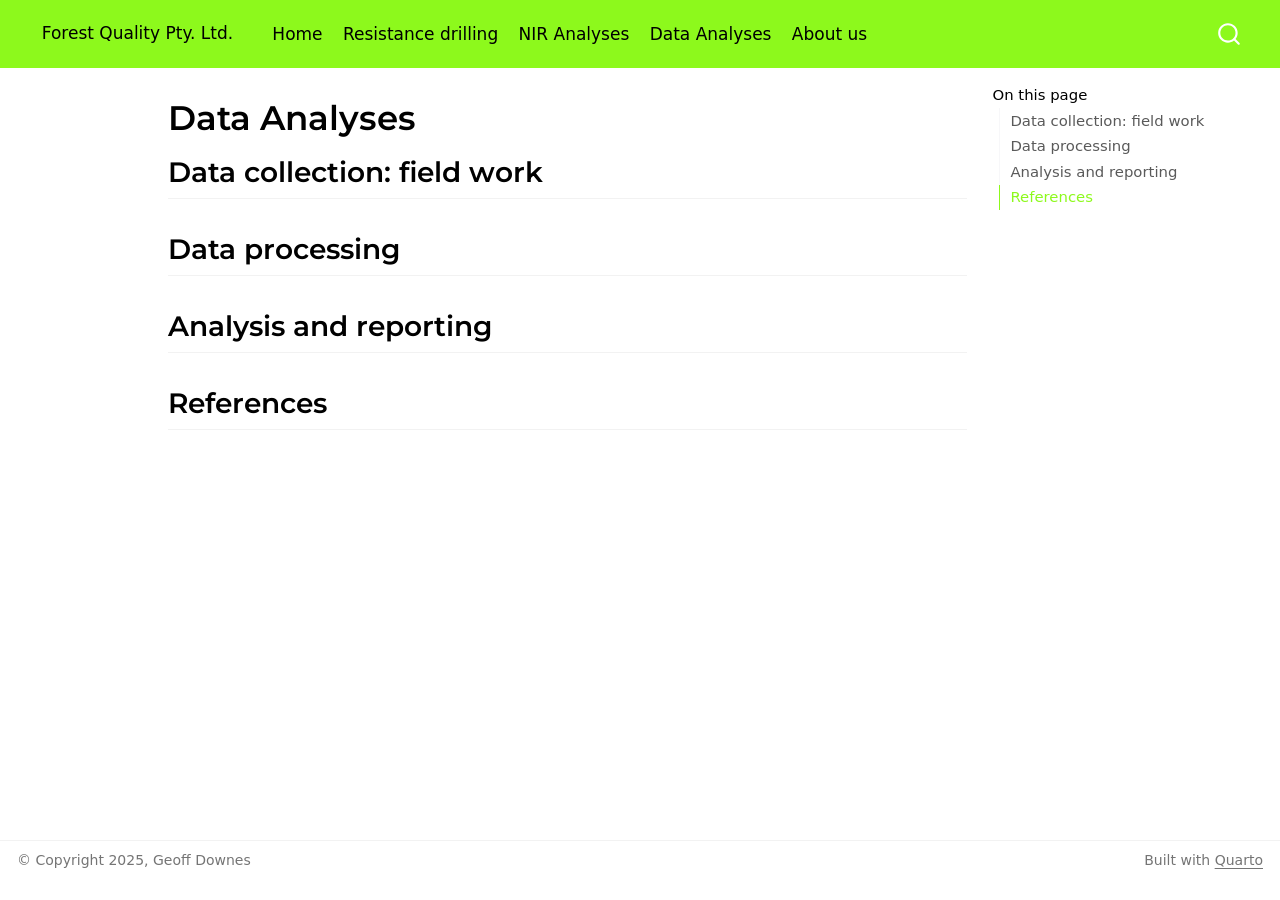
<file: docs/Data-Analyses.html>
<!DOCTYPE html>
<html xmlns="http://www.w3.org/1999/xhtml" lang="en" xml:lang="en"><head>

<meta charset="utf-8">
<meta name="generator" content="quarto-1.5.57">

<meta name="viewport" content="width=device-width, initial-scale=1.0, user-scalable=yes">


<title>Data Analyses – Forest Quality Pty. Ltd.</title>
<style>
code{white-space: pre-wrap;}
span.smallcaps{font-variant: small-caps;}
div.columns{display: flex; gap: min(4vw, 1.5em);}
div.column{flex: auto; overflow-x: auto;}
div.hanging-indent{margin-left: 1.5em; text-indent: -1.5em;}
ul.task-list{list-style: none;}
ul.task-list li input[type="checkbox"] {
  width: 0.8em;
  margin: 0 0.8em 0.2em -1em; /* quarto-specific, see https://github.com/quarto-dev/quarto-cli/issues/4556 */ 
  vertical-align: middle;
}
</style>


<script src="site_libs/quarto-nav/quarto-nav.js"></script>
<script src="site_libs/quarto-nav/headroom.min.js"></script>
<script src="site_libs/clipboard/clipboard.min.js"></script>
<script src="site_libs/quarto-search/autocomplete.umd.js"></script>
<script src="site_libs/quarto-search/fuse.min.js"></script>
<script src="site_libs/quarto-search/quarto-search.js"></script>
<meta name="quarto:offset" content="./">
<script src="site_libs/quarto-html/quarto.js"></script>
<script src="site_libs/quarto-html/popper.min.js"></script>
<script src="site_libs/quarto-html/tippy.umd.min.js"></script>
<script src="site_libs/quarto-html/anchor.min.js"></script>
<link href="site_libs/quarto-html/tippy.css" rel="stylesheet">
<link href="site_libs/quarto-html/quarto-syntax-highlighting.css" rel="stylesheet" id="quarto-text-highlighting-styles">
<script src="site_libs/bootstrap/bootstrap.min.js"></script>
<link href="site_libs/bootstrap/bootstrap-icons.css" rel="stylesheet">
<link href="site_libs/bootstrap/bootstrap.min.css" rel="stylesheet" id="quarto-bootstrap" data-mode="light">
<script id="quarto-search-options" type="application/json">{
  "location": "navbar",
  "copy-button": false,
  "collapse-after": 3,
  "panel-placement": "end",
  "type": "overlay",
  "limit": 50,
  "keyboard-shortcut": [
    "f",
    "/",
    "s"
  ],
  "show-item-context": false,
  "language": {
    "search-no-results-text": "No results",
    "search-matching-documents-text": "matching documents",
    "search-copy-link-title": "Copy link to search",
    "search-hide-matches-text": "Hide additional matches",
    "search-more-match-text": "more match in this document",
    "search-more-matches-text": "more matches in this document",
    "search-clear-button-title": "Clear",
    "search-text-placeholder": "",
    "search-detached-cancel-button-title": "Cancel",
    "search-submit-button-title": "Submit",
    "search-label": "Search"
  }
}</script>


</head>

<body class="nav-fixed">

<div id="quarto-search-results"></div>
  <header id="quarto-header" class="headroom fixed-top">
    <nav class="navbar navbar-expand-lg " data-bs-theme="dark">
      <div class="navbar-container container-fluid">
      <div class="navbar-brand-container mx-auto">
    <a class="navbar-brand" href="./index.html">
    <span class="navbar-title">Forest Quality Pty. Ltd.</span>
    </a>
  </div>
            <div id="quarto-search" class="" title="Search"></div>
          <button class="navbar-toggler" type="button" data-bs-toggle="collapse" data-bs-target="#navbarCollapse" aria-controls="navbarCollapse" role="menu" aria-expanded="false" aria-label="Toggle navigation" onclick="if (window.quartoToggleHeadroom) { window.quartoToggleHeadroom(); }">
  <span class="navbar-toggler-icon"></span>
</button>
          <div class="collapse navbar-collapse" id="navbarCollapse">
            <ul class="navbar-nav navbar-nav-scroll me-auto">
  <li class="nav-item">
    <a class="nav-link" href="./index.html"> 
<span class="menu-text">Home</span></a>
  </li>  
  <li class="nav-item">
    <a class="nav-link" href="./Resistance-Drilling.html"> 
<span class="menu-text">Resistance drilling</span></a>
  </li>  
  <li class="nav-item">
    <a class="nav-link" href="./NIR-Analyses.html"> 
<span class="menu-text">NIR Analyses</span></a>
  </li>  
  <li class="nav-item">
    <a class="nav-link active" href="./Data-Analyses.html" aria-current="page"> 
<span class="menu-text">Data Analyses</span></a>
  </li>  
  <li class="nav-item">
    <a class="nav-link" href="./About.html"> 
<span class="menu-text">About us</span></a>
  </li>  
</ul>
          </div> <!-- /navcollapse -->
            <div class="quarto-navbar-tools">
</div>
      </div> <!-- /container-fluid -->
    </nav>
</header>
<!-- content -->
<div id="quarto-content" class="quarto-container page-columns page-rows-contents page-layout-article page-navbar">
<!-- sidebar -->
<!-- margin-sidebar -->
    <div id="quarto-margin-sidebar" class="sidebar margin-sidebar">
        <nav id="TOC" role="doc-toc" class="toc-active">
    <h2 id="toc-title">On this page</h2>
   
  <ul>
  <li><a href="#data-collection-field-work" id="toc-data-collection-field-work" class="nav-link active" data-scroll-target="#data-collection-field-work">Data collection: field work</a></li>
  <li><a href="#data-processing" id="toc-data-processing" class="nav-link" data-scroll-target="#data-processing">Data processing</a></li>
  <li><a href="#analysis-and-reporting" id="toc-analysis-and-reporting" class="nav-link" data-scroll-target="#analysis-and-reporting">Analysis and reporting</a></li>
  <li><a href="#references" id="toc-references" class="nav-link" data-scroll-target="#references">References</a></li>
  </ul>
</nav>
    </div>
<!-- main -->
<main class="content" id="quarto-document-content">

<header id="title-block-header" class="quarto-title-block default">
<div class="quarto-title">
<h1 class="title">Data Analyses</h1>
</div>



<div class="quarto-title-meta">

    
  
    
  </div>
  


</header>


<section id="data-collection-field-work" class="level2">
<h2 class="anchored" data-anchor-id="data-collection-field-work">Data collection: field work</h2>
</section>
<section id="data-processing" class="level2">
<h2 class="anchored" data-anchor-id="data-processing">Data processing</h2>
</section>
<section id="analysis-and-reporting" class="level2">
<h2 class="anchored" data-anchor-id="analysis-and-reporting">Analysis and reporting</h2>
</section>
<section id="references" class="level2">
<h2 class="anchored" data-anchor-id="references">References</h2>


</section>

</main> <!-- /main -->
<script id="quarto-html-after-body" type="application/javascript">
window.document.addEventListener("DOMContentLoaded", function (event) {
  const toggleBodyColorMode = (bsSheetEl) => {
    const mode = bsSheetEl.getAttribute("data-mode");
    const bodyEl = window.document.querySelector("body");
    if (mode === "dark") {
      bodyEl.classList.add("quarto-dark");
      bodyEl.classList.remove("quarto-light");
    } else {
      bodyEl.classList.add("quarto-light");
      bodyEl.classList.remove("quarto-dark");
    }
  }
  const toggleBodyColorPrimary = () => {
    const bsSheetEl = window.document.querySelector("link#quarto-bootstrap");
    if (bsSheetEl) {
      toggleBodyColorMode(bsSheetEl);
    }
  }
  toggleBodyColorPrimary();  
  const icon = "";
  const anchorJS = new window.AnchorJS();
  anchorJS.options = {
    placement: 'right',
    icon: icon
  };
  anchorJS.add('.anchored');
  const isCodeAnnotation = (el) => {
    for (const clz of el.classList) {
      if (clz.startsWith('code-annotation-')) {                     
        return true;
      }
    }
    return false;
  }
  const onCopySuccess = function(e) {
    // button target
    const button = e.trigger;
    // don't keep focus
    button.blur();
    // flash "checked"
    button.classList.add('code-copy-button-checked');
    var currentTitle = button.getAttribute("title");
    button.setAttribute("title", "Copied!");
    let tooltip;
    if (window.bootstrap) {
      button.setAttribute("data-bs-toggle", "tooltip");
      button.setAttribute("data-bs-placement", "left");
      button.setAttribute("data-bs-title", "Copied!");
      tooltip = new bootstrap.Tooltip(button, 
        { trigger: "manual", 
          customClass: "code-copy-button-tooltip",
          offset: [0, -8]});
      tooltip.show();    
    }
    setTimeout(function() {
      if (tooltip) {
        tooltip.hide();
        button.removeAttribute("data-bs-title");
        button.removeAttribute("data-bs-toggle");
        button.removeAttribute("data-bs-placement");
      }
      button.setAttribute("title", currentTitle);
      button.classList.remove('code-copy-button-checked');
    }, 1000);
    // clear code selection
    e.clearSelection();
  }
  const getTextToCopy = function(trigger) {
      const codeEl = trigger.previousElementSibling.cloneNode(true);
      for (const childEl of codeEl.children) {
        if (isCodeAnnotation(childEl)) {
          childEl.remove();
        }
      }
      return codeEl.innerText;
  }
  const clipboard = new window.ClipboardJS('.code-copy-button:not([data-in-quarto-modal])', {
    text: getTextToCopy
  });
  clipboard.on('success', onCopySuccess);
  if (window.document.getElementById('quarto-embedded-source-code-modal')) {
    // For code content inside modals, clipBoardJS needs to be initialized with a container option
    // TODO: Check when it could be a function (https://github.com/zenorocha/clipboard.js/issues/860)
    const clipboardModal = new window.ClipboardJS('.code-copy-button[data-in-quarto-modal]', {
      text: getTextToCopy,
      container: window.document.getElementById('quarto-embedded-source-code-modal')
    });
    clipboardModal.on('success', onCopySuccess);
  }
    var localhostRegex = new RegExp(/^(?:http|https):\/\/localhost\:?[0-9]*\//);
    var mailtoRegex = new RegExp(/^mailto:/);
      var filterRegex = new RegExp('/' + window.location.host + '/');
    var isInternal = (href) => {
        return filterRegex.test(href) || localhostRegex.test(href) || mailtoRegex.test(href);
    }
    // Inspect non-navigation links and adorn them if external
 	var links = window.document.querySelectorAll('a[href]:not(.nav-link):not(.navbar-brand):not(.toc-action):not(.sidebar-link):not(.sidebar-item-toggle):not(.pagination-link):not(.no-external):not([aria-hidden]):not(.dropdown-item):not(.quarto-navigation-tool):not(.about-link)');
    for (var i=0; i<links.length; i++) {
      const link = links[i];
      if (!isInternal(link.href)) {
        // undo the damage that might have been done by quarto-nav.js in the case of
        // links that we want to consider external
        if (link.dataset.originalHref !== undefined) {
          link.href = link.dataset.originalHref;
        }
      }
    }
  function tippyHover(el, contentFn, onTriggerFn, onUntriggerFn) {
    const config = {
      allowHTML: true,
      maxWidth: 500,
      delay: 100,
      arrow: false,
      appendTo: function(el) {
          return el.parentElement;
      },
      interactive: true,
      interactiveBorder: 10,
      theme: 'quarto',
      placement: 'bottom-start',
    };
    if (contentFn) {
      config.content = contentFn;
    }
    if (onTriggerFn) {
      config.onTrigger = onTriggerFn;
    }
    if (onUntriggerFn) {
      config.onUntrigger = onUntriggerFn;
    }
    window.tippy(el, config); 
  }
  const noterefs = window.document.querySelectorAll('a[role="doc-noteref"]');
  for (var i=0; i<noterefs.length; i++) {
    const ref = noterefs[i];
    tippyHover(ref, function() {
      // use id or data attribute instead here
      let href = ref.getAttribute('data-footnote-href') || ref.getAttribute('href');
      try { href = new URL(href).hash; } catch {}
      const id = href.replace(/^#\/?/, "");
      const note = window.document.getElementById(id);
      if (note) {
        return note.innerHTML;
      } else {
        return "";
      }
    });
  }
  const xrefs = window.document.querySelectorAll('a.quarto-xref');
  const processXRef = (id, note) => {
    // Strip column container classes
    const stripColumnClz = (el) => {
      el.classList.remove("page-full", "page-columns");
      if (el.children) {
        for (const child of el.children) {
          stripColumnClz(child);
        }
      }
    }
    stripColumnClz(note)
    if (id === null || id.startsWith('sec-')) {
      // Special case sections, only their first couple elements
      const container = document.createElement("div");
      if (note.children && note.children.length > 2) {
        container.appendChild(note.children[0].cloneNode(true));
        for (let i = 1; i < note.children.length; i++) {
          const child = note.children[i];
          if (child.tagName === "P" && child.innerText === "") {
            continue;
          } else {
            container.appendChild(child.cloneNode(true));
            break;
          }
        }
        if (window.Quarto?.typesetMath) {
          window.Quarto.typesetMath(container);
        }
        return container.innerHTML
      } else {
        if (window.Quarto?.typesetMath) {
          window.Quarto.typesetMath(note);
        }
        return note.innerHTML;
      }
    } else {
      // Remove any anchor links if they are present
      const anchorLink = note.querySelector('a.anchorjs-link');
      if (anchorLink) {
        anchorLink.remove();
      }
      if (window.Quarto?.typesetMath) {
        window.Quarto.typesetMath(note);
      }
      // TODO in 1.5, we should make sure this works without a callout special case
      if (note.classList.contains("callout")) {
        return note.outerHTML;
      } else {
        return note.innerHTML;
      }
    }
  }
  for (var i=0; i<xrefs.length; i++) {
    const xref = xrefs[i];
    tippyHover(xref, undefined, function(instance) {
      instance.disable();
      let url = xref.getAttribute('href');
      let hash = undefined; 
      if (url.startsWith('#')) {
        hash = url;
      } else {
        try { hash = new URL(url).hash; } catch {}
      }
      if (hash) {
        const id = hash.replace(/^#\/?/, "");
        const note = window.document.getElementById(id);
        if (note !== null) {
          try {
            const html = processXRef(id, note.cloneNode(true));
            instance.setContent(html);
          } finally {
            instance.enable();
            instance.show();
          }
        } else {
          // See if we can fetch this
          fetch(url.split('#')[0])
          .then(res => res.text())
          .then(html => {
            const parser = new DOMParser();
            const htmlDoc = parser.parseFromString(html, "text/html");
            const note = htmlDoc.getElementById(id);
            if (note !== null) {
              const html = processXRef(id, note);
              instance.setContent(html);
            } 
          }).finally(() => {
            instance.enable();
            instance.show();
          });
        }
      } else {
        // See if we can fetch a full url (with no hash to target)
        // This is a special case and we should probably do some content thinning / targeting
        fetch(url)
        .then(res => res.text())
        .then(html => {
          const parser = new DOMParser();
          const htmlDoc = parser.parseFromString(html, "text/html");
          const note = htmlDoc.querySelector('main.content');
          if (note !== null) {
            // This should only happen for chapter cross references
            // (since there is no id in the URL)
            // remove the first header
            if (note.children.length > 0 && note.children[0].tagName === "HEADER") {
              note.children[0].remove();
            }
            const html = processXRef(null, note);
            instance.setContent(html);
          } 
        }).finally(() => {
          instance.enable();
          instance.show();
        });
      }
    }, function(instance) {
    });
  }
      let selectedAnnoteEl;
      const selectorForAnnotation = ( cell, annotation) => {
        let cellAttr = 'data-code-cell="' + cell + '"';
        let lineAttr = 'data-code-annotation="' +  annotation + '"';
        const selector = 'span[' + cellAttr + '][' + lineAttr + ']';
        return selector;
      }
      const selectCodeLines = (annoteEl) => {
        const doc = window.document;
        const targetCell = annoteEl.getAttribute("data-target-cell");
        const targetAnnotation = annoteEl.getAttribute("data-target-annotation");
        const annoteSpan = window.document.querySelector(selectorForAnnotation(targetCell, targetAnnotation));
        const lines = annoteSpan.getAttribute("data-code-lines").split(",");
        const lineIds = lines.map((line) => {
          return targetCell + "-" + line;
        })
        let top = null;
        let height = null;
        let parent = null;
        if (lineIds.length > 0) {
            //compute the position of the single el (top and bottom and make a div)
            const el = window.document.getElementById(lineIds[0]);
            top = el.offsetTop;
            height = el.offsetHeight;
            parent = el.parentElement.parentElement;
          if (lineIds.length > 1) {
            const lastEl = window.document.getElementById(lineIds[lineIds.length - 1]);
            const bottom = lastEl.offsetTop + lastEl.offsetHeight;
            height = bottom - top;
          }
          if (top !== null && height !== null && parent !== null) {
            // cook up a div (if necessary) and position it 
            let div = window.document.getElementById("code-annotation-line-highlight");
            if (div === null) {
              div = window.document.createElement("div");
              div.setAttribute("id", "code-annotation-line-highlight");
              div.style.position = 'absolute';
              parent.appendChild(div);
            }
            div.style.top = top - 2 + "px";
            div.style.height = height + 4 + "px";
            div.style.left = 0;
            let gutterDiv = window.document.getElementById("code-annotation-line-highlight-gutter");
            if (gutterDiv === null) {
              gutterDiv = window.document.createElement("div");
              gutterDiv.setAttribute("id", "code-annotation-line-highlight-gutter");
              gutterDiv.style.position = 'absolute';
              const codeCell = window.document.getElementById(targetCell);
              const gutter = codeCell.querySelector('.code-annotation-gutter');
              gutter.appendChild(gutterDiv);
            }
            gutterDiv.style.top = top - 2 + "px";
            gutterDiv.style.height = height + 4 + "px";
          }
          selectedAnnoteEl = annoteEl;
        }
      };
      const unselectCodeLines = () => {
        const elementsIds = ["code-annotation-line-highlight", "code-annotation-line-highlight-gutter"];
        elementsIds.forEach((elId) => {
          const div = window.document.getElementById(elId);
          if (div) {
            div.remove();
          }
        });
        selectedAnnoteEl = undefined;
      };
        // Handle positioning of the toggle
    window.addEventListener(
      "resize",
      throttle(() => {
        elRect = undefined;
        if (selectedAnnoteEl) {
          selectCodeLines(selectedAnnoteEl);
        }
      }, 10)
    );
    function throttle(fn, ms) {
    let throttle = false;
    let timer;
      return (...args) => {
        if(!throttle) { // first call gets through
            fn.apply(this, args);
            throttle = true;
        } else { // all the others get throttled
            if(timer) clearTimeout(timer); // cancel #2
            timer = setTimeout(() => {
              fn.apply(this, args);
              timer = throttle = false;
            }, ms);
        }
      };
    }
      // Attach click handler to the DT
      const annoteDls = window.document.querySelectorAll('dt[data-target-cell]');
      for (const annoteDlNode of annoteDls) {
        annoteDlNode.addEventListener('click', (event) => {
          const clickedEl = event.target;
          if (clickedEl !== selectedAnnoteEl) {
            unselectCodeLines();
            const activeEl = window.document.querySelector('dt[data-target-cell].code-annotation-active');
            if (activeEl) {
              activeEl.classList.remove('code-annotation-active');
            }
            selectCodeLines(clickedEl);
            clickedEl.classList.add('code-annotation-active');
          } else {
            // Unselect the line
            unselectCodeLines();
            clickedEl.classList.remove('code-annotation-active');
          }
        });
      }
  const findCites = (el) => {
    const parentEl = el.parentElement;
    if (parentEl) {
      const cites = parentEl.dataset.cites;
      if (cites) {
        return {
          el,
          cites: cites.split(' ')
        };
      } else {
        return findCites(el.parentElement)
      }
    } else {
      return undefined;
    }
  };
  var bibliorefs = window.document.querySelectorAll('a[role="doc-biblioref"]');
  for (var i=0; i<bibliorefs.length; i++) {
    const ref = bibliorefs[i];
    const citeInfo = findCites(ref);
    if (citeInfo) {
      tippyHover(citeInfo.el, function() {
        var popup = window.document.createElement('div');
        citeInfo.cites.forEach(function(cite) {
          var citeDiv = window.document.createElement('div');
          citeDiv.classList.add('hanging-indent');
          citeDiv.classList.add('csl-entry');
          var biblioDiv = window.document.getElementById('ref-' + cite);
          if (biblioDiv) {
            citeDiv.innerHTML = biblioDiv.innerHTML;
          }
          popup.appendChild(citeDiv);
        });
        return popup.innerHTML;
      });
    }
  }
});
</script>
</div> <!-- /content -->
<footer class="footer">
  <div class="nav-footer">
    <div class="nav-footer-left">
<p>© Copyright 2025, Geoff Downes</p>
</div>   
    <div class="nav-footer-center">
      &nbsp;
    </div>
    <div class="nav-footer-right">
<p>Built with <a href="https://quarto.org/">Quarto</a></p>
</div>
  </div>
</footer>




</body></html>
</file>
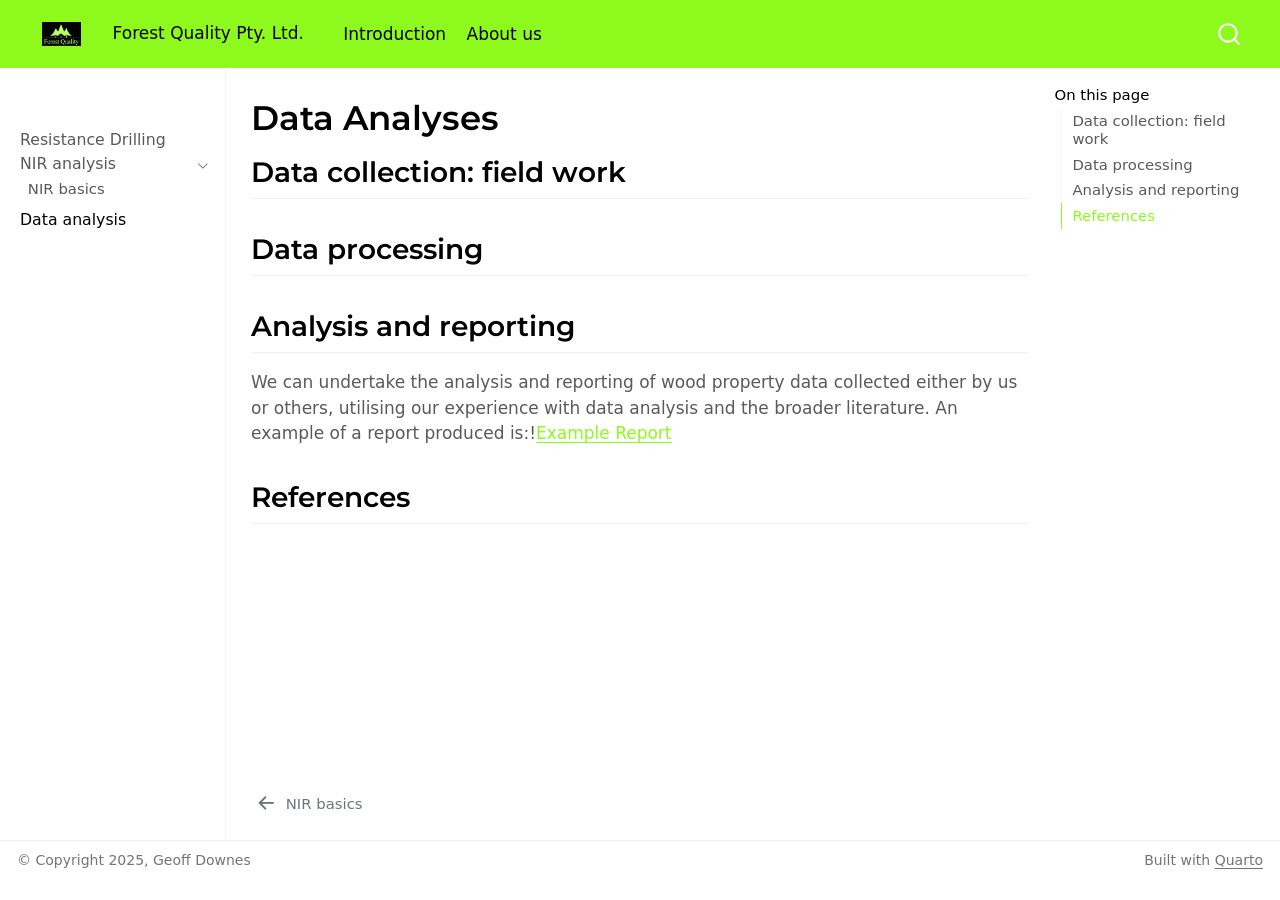
<file: docs/Data-Analysis (# Name clash 2025-04-16 ihs33lC #).html>
<!DOCTYPE html>
<html xmlns="http://www.w3.org/1999/xhtml" lang="en" xml:lang="en"><head>

<meta charset="utf-8">
<meta name="generator" content="quarto-1.5.57">

<meta name="viewport" content="width=device-width, initial-scale=1.0, user-scalable=yes">


<title>Data Analyses – Forest Quality Pty. Ltd.</title>
<style>
code{white-space: pre-wrap;}
span.smallcaps{font-variant: small-caps;}
div.columns{display: flex; gap: min(4vw, 1.5em);}
div.column{flex: auto; overflow-x: auto;}
div.hanging-indent{margin-left: 1.5em; text-indent: -1.5em;}
ul.task-list{list-style: none;}
ul.task-list li input[type="checkbox"] {
  width: 0.8em;
  margin: 0 0.8em 0.2em -1em; /* quarto-specific, see https://github.com/quarto-dev/quarto-cli/issues/4556 */ 
  vertical-align: middle;
}
</style>


<script src="site_libs/quarto-nav/quarto-nav.js"></script>
<script src="site_libs/quarto-nav/headroom.min.js"></script>
<script src="site_libs/clipboard/clipboard.min.js"></script>
<script src="site_libs/quarto-search/autocomplete.umd.js"></script>
<script src="site_libs/quarto-search/fuse.min.js"></script>
<script src="site_libs/quarto-search/quarto-search.js"></script>
<meta name="quarto:offset" content="./">
<link href="./NIR-basics.html" rel="prev">
<script src="site_libs/quarto-html/quarto.js"></script>
<script src="site_libs/quarto-html/popper.min.js"></script>
<script src="site_libs/quarto-html/tippy.umd.min.js"></script>
<script src="site_libs/quarto-html/anchor.min.js"></script>
<link href="site_libs/quarto-html/tippy.css" rel="stylesheet">
<link href="site_libs/quarto-html/quarto-syntax-highlighting.css" rel="stylesheet" id="quarto-text-highlighting-styles">
<script src="site_libs/bootstrap/bootstrap.min.js"></script>
<link href="site_libs/bootstrap/bootstrap-icons.css" rel="stylesheet">
<link href="site_libs/bootstrap/bootstrap.min.css" rel="stylesheet" id="quarto-bootstrap" data-mode="light">
<script id="quarto-search-options" type="application/json">{
  "location": "navbar",
  "copy-button": false,
  "collapse-after": 3,
  "panel-placement": "end",
  "type": "overlay",
  "limit": 50,
  "keyboard-shortcut": [
    "f",
    "/",
    "s"
  ],
  "show-item-context": false,
  "language": {
    "search-no-results-text": "No results",
    "search-matching-documents-text": "matching documents",
    "search-copy-link-title": "Copy link to search",
    "search-hide-matches-text": "Hide additional matches",
    "search-more-match-text": "more match in this document",
    "search-more-matches-text": "more matches in this document",
    "search-clear-button-title": "Clear",
    "search-text-placeholder": "",
    "search-detached-cancel-button-title": "Cancel",
    "search-submit-button-title": "Submit",
    "search-label": "Search"
  }
}</script>


</head>

<body class="nav-sidebar docked nav-fixed">

<div id="quarto-search-results"></div>
  <header id="quarto-header" class="headroom fixed-top">
    <nav class="navbar navbar-expand-lg " data-bs-theme="dark">
      <div class="navbar-container container-fluid">
      <div class="navbar-brand-container mx-auto">
    <a href="./index.html" class="navbar-brand navbar-brand-logo">
    <img src="././images/LogoCompact.png" alt="" class="navbar-logo">
    </a>
    <a class="navbar-brand" href="./index.html">
    <span class="navbar-title">Forest Quality Pty. Ltd.</span>
    </a>
  </div>
            <div id="quarto-search" class="" title="Search"></div>
          <button class="navbar-toggler" type="button" data-bs-toggle="collapse" data-bs-target="#navbarCollapse" aria-controls="navbarCollapse" role="menu" aria-expanded="false" aria-label="Toggle navigation" onclick="if (window.quartoToggleHeadroom) { window.quartoToggleHeadroom(); }">
  <span class="navbar-toggler-icon"></span>
</button>
          <div class="collapse navbar-collapse" id="navbarCollapse">
            <ul class="navbar-nav navbar-nav-scroll me-auto">
  <li class="nav-item">
    <a class="nav-link" href="./index.html"> 
<span class="menu-text">Introduction</span></a>
  </li>  
  <li class="nav-item">
    <a class="nav-link" href="./About.html"> 
<span class="menu-text">About us</span></a>
  </li>  
</ul>
          </div> <!-- /navcollapse -->
            <div class="quarto-navbar-tools">
</div>
      </div> <!-- /container-fluid -->
    </nav>
  <nav class="quarto-secondary-nav">
    <div class="container-fluid d-flex">
      <button type="button" class="quarto-btn-toggle btn" data-bs-toggle="collapse" role="button" data-bs-target=".quarto-sidebar-collapse-item" aria-controls="quarto-sidebar" aria-expanded="false" aria-label="Toggle sidebar navigation" onclick="if (window.quartoToggleHeadroom) { window.quartoToggleHeadroom(); }">
        <i class="bi bi-layout-text-sidebar-reverse"></i>
      </button>
        <nav class="quarto-page-breadcrumbs" aria-label="breadcrumb"><ol class="breadcrumb"><li class="breadcrumb-item"><a href="./Data-Analysis.html">Data analysis</a></li></ol></nav>
        <a class="flex-grow-1" role="navigation" data-bs-toggle="collapse" data-bs-target=".quarto-sidebar-collapse-item" aria-controls="quarto-sidebar" aria-expanded="false" aria-label="Toggle sidebar navigation" onclick="if (window.quartoToggleHeadroom) { window.quartoToggleHeadroom(); }">      
        </a>
      <button type="button" class="btn quarto-search-button" aria-label="Search" onclick="window.quartoOpenSearch();">
        <i class="bi bi-search"></i>
      </button>
    </div>
  </nav>
</header>
<!-- content -->
<div id="quarto-content" class="quarto-container page-columns page-rows-contents page-layout-article page-navbar">
<!-- sidebar -->
  <nav id="quarto-sidebar" class="sidebar collapse collapse-horizontal quarto-sidebar-collapse-item sidebar-navigation docked overflow-auto">
        <div class="mt-2 flex-shrink-0 align-items-center">
        <div class="sidebar-search">
        <div id="quarto-search" class="" title="Search"></div>
        </div>
        </div>
    <div class="sidebar-menu-container"> 
    <ul class="list-unstyled mt-1">
        <li class="sidebar-item">
  <div class="sidebar-item-container"> 
  <a href="./Resistance-Drilling.html" class="sidebar-item-text sidebar-link">
 <span class="menu-text">Resistance Drilling</span></a>
  </div>
</li>
        <li class="sidebar-item sidebar-item-section">
      <div class="sidebar-item-container"> 
            <a href="./NIR-Analysis.html" class="sidebar-item-text sidebar-link">
 <span class="menu-text">NIR analysis</span></a>
          <a class="sidebar-item-toggle text-start" data-bs-toggle="collapse" data-bs-target="#quarto-sidebar-section-1" role="navigation" aria-expanded="true" aria-label="Toggle section">
            <i class="bi bi-chevron-right ms-2"></i>
          </a> 
      </div>
      <ul id="quarto-sidebar-section-1" class="collapse list-unstyled sidebar-section depth1 show">  
          <li class="sidebar-item">
  <div class="sidebar-item-container"> 
  <a href="./NIR-basics.html" class="sidebar-item-text sidebar-link">
 <span class="menu-text">NIR basics</span></a>
  </div>
</li>
      </ul>
  </li>
        <li class="sidebar-item">
  <div class="sidebar-item-container"> 
  <a href="./Data-Analysis.html" class="sidebar-item-text sidebar-link active">
 <span class="menu-text">Data analysis</span></a>
  </div>
</li>
    </ul>
    </div>
</nav>
<div id="quarto-sidebar-glass" class="quarto-sidebar-collapse-item" data-bs-toggle="collapse" data-bs-target=".quarto-sidebar-collapse-item"></div>
<!-- margin-sidebar -->
    <div id="quarto-margin-sidebar" class="sidebar margin-sidebar">
        <nav id="TOC" role="doc-toc" class="toc-active">
    <h2 id="toc-title">On this page</h2>
   
  <ul>
  <li><a href="#data-collection-field-work" id="toc-data-collection-field-work" class="nav-link active" data-scroll-target="#data-collection-field-work">Data collection: field work</a></li>
  <li><a href="#data-processing" id="toc-data-processing" class="nav-link" data-scroll-target="#data-processing">Data processing</a></li>
  <li><a href="#analysis-and-reporting" id="toc-analysis-and-reporting" class="nav-link" data-scroll-target="#analysis-and-reporting">Analysis and reporting</a></li>
  <li><a href="#references" id="toc-references" class="nav-link" data-scroll-target="#references">References</a></li>
  </ul>
</nav>
    </div>
<!-- main -->
<main class="content" id="quarto-document-content">

<header id="title-block-header" class="quarto-title-block default">
<div class="quarto-title">
<h1 class="title">Data Analyses</h1>
</div>



<div class="quarto-title-meta">

    
  
    
  </div>
  


</header>


<section id="data-collection-field-work" class="level2">
<h2 class="anchored" data-anchor-id="data-collection-field-work">Data collection: field work</h2>
</section>
<section id="data-processing" class="level2">
<h2 class="anchored" data-anchor-id="data-processing">Data processing</h2>
</section>
<section id="analysis-and-reporting" class="level2">
<h2 class="anchored" data-anchor-id="analysis-and-reporting">Analysis and reporting</h2>
<p>We can undertake the analysis and reporting of wood property data collected either by us or others, utilising our experience with data analysis and the broader literature. An example of a report produced is:!<a href="ThreeResi_SilviScanAnalysis-radiata.pdf">Example Report</a></p>
</section>
<section id="references" class="level2">
<h2 class="anchored" data-anchor-id="references">References</h2>


</section>

</main> <!-- /main -->
<script id="quarto-html-after-body" type="application/javascript">
window.document.addEventListener("DOMContentLoaded", function (event) {
  const toggleBodyColorMode = (bsSheetEl) => {
    const mode = bsSheetEl.getAttribute("data-mode");
    const bodyEl = window.document.querySelector("body");
    if (mode === "dark") {
      bodyEl.classList.add("quarto-dark");
      bodyEl.classList.remove("quarto-light");
    } else {
      bodyEl.classList.add("quarto-light");
      bodyEl.classList.remove("quarto-dark");
    }
  }
  const toggleBodyColorPrimary = () => {
    const bsSheetEl = window.document.querySelector("link#quarto-bootstrap");
    if (bsSheetEl) {
      toggleBodyColorMode(bsSheetEl);
    }
  }
  toggleBodyColorPrimary();  
  const icon = "";
  const anchorJS = new window.AnchorJS();
  anchorJS.options = {
    placement: 'right',
    icon: icon
  };
  anchorJS.add('.anchored');
  const isCodeAnnotation = (el) => {
    for (const clz of el.classList) {
      if (clz.startsWith('code-annotation-')) {                     
        return true;
      }
    }
    return false;
  }
  const onCopySuccess = function(e) {
    // button target
    const button = e.trigger;
    // don't keep focus
    button.blur();
    // flash "checked"
    button.classList.add('code-copy-button-checked');
    var currentTitle = button.getAttribute("title");
    button.setAttribute("title", "Copied!");
    let tooltip;
    if (window.bootstrap) {
      button.setAttribute("data-bs-toggle", "tooltip");
      button.setAttribute("data-bs-placement", "left");
      button.setAttribute("data-bs-title", "Copied!");
      tooltip = new bootstrap.Tooltip(button, 
        { trigger: "manual", 
          customClass: "code-copy-button-tooltip",
          offset: [0, -8]});
      tooltip.show();    
    }
    setTimeout(function() {
      if (tooltip) {
        tooltip.hide();
        button.removeAttribute("data-bs-title");
        button.removeAttribute("data-bs-toggle");
        button.removeAttribute("data-bs-placement");
      }
      button.setAttribute("title", currentTitle);
      button.classList.remove('code-copy-button-checked');
    }, 1000);
    // clear code selection
    e.clearSelection();
  }
  const getTextToCopy = function(trigger) {
      const codeEl = trigger.previousElementSibling.cloneNode(true);
      for (const childEl of codeEl.children) {
        if (isCodeAnnotation(childEl)) {
          childEl.remove();
        }
      }
      return codeEl.innerText;
  }
  const clipboard = new window.ClipboardJS('.code-copy-button:not([data-in-quarto-modal])', {
    text: getTextToCopy
  });
  clipboard.on('success', onCopySuccess);
  if (window.document.getElementById('quarto-embedded-source-code-modal')) {
    // For code content inside modals, clipBoardJS needs to be initialized with a container option
    // TODO: Check when it could be a function (https://github.com/zenorocha/clipboard.js/issues/860)
    const clipboardModal = new window.ClipboardJS('.code-copy-button[data-in-quarto-modal]', {
      text: getTextToCopy,
      container: window.document.getElementById('quarto-embedded-source-code-modal')
    });
    clipboardModal.on('success', onCopySuccess);
  }
    var localhostRegex = new RegExp(/^(?:http|https):\/\/localhost\:?[0-9]*\//);
    var mailtoRegex = new RegExp(/^mailto:/);
      var filterRegex = new RegExp('/' + window.location.host + '/');
    var isInternal = (href) => {
        return filterRegex.test(href) || localhostRegex.test(href) || mailtoRegex.test(href);
    }
    // Inspect non-navigation links and adorn them if external
 	var links = window.document.querySelectorAll('a[href]:not(.nav-link):not(.navbar-brand):not(.toc-action):not(.sidebar-link):not(.sidebar-item-toggle):not(.pagination-link):not(.no-external):not([aria-hidden]):not(.dropdown-item):not(.quarto-navigation-tool):not(.about-link)');
    for (var i=0; i<links.length; i++) {
      const link = links[i];
      if (!isInternal(link.href)) {
        // undo the damage that might have been done by quarto-nav.js in the case of
        // links that we want to consider external
        if (link.dataset.originalHref !== undefined) {
          link.href = link.dataset.originalHref;
        }
      }
    }
  function tippyHover(el, contentFn, onTriggerFn, onUntriggerFn) {
    const config = {
      allowHTML: true,
      maxWidth: 500,
      delay: 100,
      arrow: false,
      appendTo: function(el) {
          return el.parentElement;
      },
      interactive: true,
      interactiveBorder: 10,
      theme: 'quarto',
      placement: 'bottom-start',
    };
    if (contentFn) {
      config.content = contentFn;
    }
    if (onTriggerFn) {
      config.onTrigger = onTriggerFn;
    }
    if (onUntriggerFn) {
      config.onUntrigger = onUntriggerFn;
    }
    window.tippy(el, config); 
  }
  const noterefs = window.document.querySelectorAll('a[role="doc-noteref"]');
  for (var i=0; i<noterefs.length; i++) {
    const ref = noterefs[i];
    tippyHover(ref, function() {
      // use id or data attribute instead here
      let href = ref.getAttribute('data-footnote-href') || ref.getAttribute('href');
      try { href = new URL(href).hash; } catch {}
      const id = href.replace(/^#\/?/, "");
      const note = window.document.getElementById(id);
      if (note) {
        return note.innerHTML;
      } else {
        return "";
      }
    });
  }
  const xrefs = window.document.querySelectorAll('a.quarto-xref');
  const processXRef = (id, note) => {
    // Strip column container classes
    const stripColumnClz = (el) => {
      el.classList.remove("page-full", "page-columns");
      if (el.children) {
        for (const child of el.children) {
          stripColumnClz(child);
        }
      }
    }
    stripColumnClz(note)
    if (id === null || id.startsWith('sec-')) {
      // Special case sections, only their first couple elements
      const container = document.createElement("div");
      if (note.children && note.children.length > 2) {
        container.appendChild(note.children[0].cloneNode(true));
        for (let i = 1; i < note.children.length; i++) {
          const child = note.children[i];
          if (child.tagName === "P" && child.innerText === "") {
            continue;
          } else {
            container.appendChild(child.cloneNode(true));
            break;
          }
        }
        if (window.Quarto?.typesetMath) {
          window.Quarto.typesetMath(container);
        }
        return container.innerHTML
      } else {
        if (window.Quarto?.typesetMath) {
          window.Quarto.typesetMath(note);
        }
        return note.innerHTML;
      }
    } else {
      // Remove any anchor links if they are present
      const anchorLink = note.querySelector('a.anchorjs-link');
      if (anchorLink) {
        anchorLink.remove();
      }
      if (window.Quarto?.typesetMath) {
        window.Quarto.typesetMath(note);
      }
      // TODO in 1.5, we should make sure this works without a callout special case
      if (note.classList.contains("callout")) {
        return note.outerHTML;
      } else {
        return note.innerHTML;
      }
    }
  }
  for (var i=0; i<xrefs.length; i++) {
    const xref = xrefs[i];
    tippyHover(xref, undefined, function(instance) {
      instance.disable();
      let url = xref.getAttribute('href');
      let hash = undefined; 
      if (url.startsWith('#')) {
        hash = url;
      } else {
        try { hash = new URL(url).hash; } catch {}
      }
      if (hash) {
        const id = hash.replace(/^#\/?/, "");
        const note = window.document.getElementById(id);
        if (note !== null) {
          try {
            const html = processXRef(id, note.cloneNode(true));
            instance.setContent(html);
          } finally {
            instance.enable();
            instance.show();
          }
        } else {
          // See if we can fetch this
          fetch(url.split('#')[0])
          .then(res => res.text())
          .then(html => {
            const parser = new DOMParser();
            const htmlDoc = parser.parseFromString(html, "text/html");
            const note = htmlDoc.getElementById(id);
            if (note !== null) {
              const html = processXRef(id, note);
              instance.setContent(html);
            } 
          }).finally(() => {
            instance.enable();
            instance.show();
          });
        }
      } else {
        // See if we can fetch a full url (with no hash to target)
        // This is a special case and we should probably do some content thinning / targeting
        fetch(url)
        .then(res => res.text())
        .then(html => {
          const parser = new DOMParser();
          const htmlDoc = parser.parseFromString(html, "text/html");
          const note = htmlDoc.querySelector('main.content');
          if (note !== null) {
            // This should only happen for chapter cross references
            // (since there is no id in the URL)
            // remove the first header
            if (note.children.length > 0 && note.children[0].tagName === "HEADER") {
              note.children[0].remove();
            }
            const html = processXRef(null, note);
            instance.setContent(html);
          } 
        }).finally(() => {
          instance.enable();
          instance.show();
        });
      }
    }, function(instance) {
    });
  }
      let selectedAnnoteEl;
      const selectorForAnnotation = ( cell, annotation) => {
        let cellAttr = 'data-code-cell="' + cell + '"';
        let lineAttr = 'data-code-annotation="' +  annotation + '"';
        const selector = 'span[' + cellAttr + '][' + lineAttr + ']';
        return selector;
      }
      const selectCodeLines = (annoteEl) => {
        const doc = window.document;
        const targetCell = annoteEl.getAttribute("data-target-cell");
        const targetAnnotation = annoteEl.getAttribute("data-target-annotation");
        const annoteSpan = window.document.querySelector(selectorForAnnotation(targetCell, targetAnnotation));
        const lines = annoteSpan.getAttribute("data-code-lines").split(",");
        const lineIds = lines.map((line) => {
          return targetCell + "-" + line;
        })
        let top = null;
        let height = null;
        let parent = null;
        if (lineIds.length > 0) {
            //compute the position of the single el (top and bottom and make a div)
            const el = window.document.getElementById(lineIds[0]);
            top = el.offsetTop;
            height = el.offsetHeight;
            parent = el.parentElement.parentElement;
          if (lineIds.length > 1) {
            const lastEl = window.document.getElementById(lineIds[lineIds.length - 1]);
            const bottom = lastEl.offsetTop + lastEl.offsetHeight;
            height = bottom - top;
          }
          if (top !== null && height !== null && parent !== null) {
            // cook up a div (if necessary) and position it 
            let div = window.document.getElementById("code-annotation-line-highlight");
            if (div === null) {
              div = window.document.createElement("div");
              div.setAttribute("id", "code-annotation-line-highlight");
              div.style.position = 'absolute';
              parent.appendChild(div);
            }
            div.style.top = top - 2 + "px";
            div.style.height = height + 4 + "px";
            div.style.left = 0;
            let gutterDiv = window.document.getElementById("code-annotation-line-highlight-gutter");
            if (gutterDiv === null) {
              gutterDiv = window.document.createElement("div");
              gutterDiv.setAttribute("id", "code-annotation-line-highlight-gutter");
              gutterDiv.style.position = 'absolute';
              const codeCell = window.document.getElementById(targetCell);
              const gutter = codeCell.querySelector('.code-annotation-gutter');
              gutter.appendChild(gutterDiv);
            }
            gutterDiv.style.top = top - 2 + "px";
            gutterDiv.style.height = height + 4 + "px";
          }
          selectedAnnoteEl = annoteEl;
        }
      };
      const unselectCodeLines = () => {
        const elementsIds = ["code-annotation-line-highlight", "code-annotation-line-highlight-gutter"];
        elementsIds.forEach((elId) => {
          const div = window.document.getElementById(elId);
          if (div) {
            div.remove();
          }
        });
        selectedAnnoteEl = undefined;
      };
        // Handle positioning of the toggle
    window.addEventListener(
      "resize",
      throttle(() => {
        elRect = undefined;
        if (selectedAnnoteEl) {
          selectCodeLines(selectedAnnoteEl);
        }
      }, 10)
    );
    function throttle(fn, ms) {
    let throttle = false;
    let timer;
      return (...args) => {
        if(!throttle) { // first call gets through
            fn.apply(this, args);
            throttle = true;
        } else { // all the others get throttled
            if(timer) clearTimeout(timer); // cancel #2
            timer = setTimeout(() => {
              fn.apply(this, args);
              timer = throttle = false;
            }, ms);
        }
      };
    }
      // Attach click handler to the DT
      const annoteDls = window.document.querySelectorAll('dt[data-target-cell]');
      for (const annoteDlNode of annoteDls) {
        annoteDlNode.addEventListener('click', (event) => {
          const clickedEl = event.target;
          if (clickedEl !== selectedAnnoteEl) {
            unselectCodeLines();
            const activeEl = window.document.querySelector('dt[data-target-cell].code-annotation-active');
            if (activeEl) {
              activeEl.classList.remove('code-annotation-active');
            }
            selectCodeLines(clickedEl);
            clickedEl.classList.add('code-annotation-active');
          } else {
            // Unselect the line
            unselectCodeLines();
            clickedEl.classList.remove('code-annotation-active');
          }
        });
      }
  const findCites = (el) => {
    const parentEl = el.parentElement;
    if (parentEl) {
      const cites = parentEl.dataset.cites;
      if (cites) {
        return {
          el,
          cites: cites.split(' ')
        };
      } else {
        return findCites(el.parentElement)
      }
    } else {
      return undefined;
    }
  };
  var bibliorefs = window.document.querySelectorAll('a[role="doc-biblioref"]');
  for (var i=0; i<bibliorefs.length; i++) {
    const ref = bibliorefs[i];
    const citeInfo = findCites(ref);
    if (citeInfo) {
      tippyHover(citeInfo.el, function() {
        var popup = window.document.createElement('div');
        citeInfo.cites.forEach(function(cite) {
          var citeDiv = window.document.createElement('div');
          citeDiv.classList.add('hanging-indent');
          citeDiv.classList.add('csl-entry');
          var biblioDiv = window.document.getElementById('ref-' + cite);
          if (biblioDiv) {
            citeDiv.innerHTML = biblioDiv.innerHTML;
          }
          popup.appendChild(citeDiv);
        });
        return popup.innerHTML;
      });
    }
  }
});
</script>
<nav class="page-navigation">
  <div class="nav-page nav-page-previous">
      <a href="./NIR-basics.html" class="pagination-link" aria-label="NIR basics">
        <i class="bi bi-arrow-left-short"></i> <span class="nav-page-text">NIR basics</span>
      </a>          
  </div>
  <div class="nav-page nav-page-next">
  </div>
</nav>
</div> <!-- /content -->
<footer class="footer">
  <div class="nav-footer">
    <div class="nav-footer-left">
<p>© Copyright 2025, Geoff Downes</p>
</div>   
    <div class="nav-footer-center">
      &nbsp;
    </div>
    <div class="nav-footer-right">
<p>Built with <a href="https://quarto.org/">Quarto</a></p>
</div>
  </div>
</footer>




</body></html>
</file>
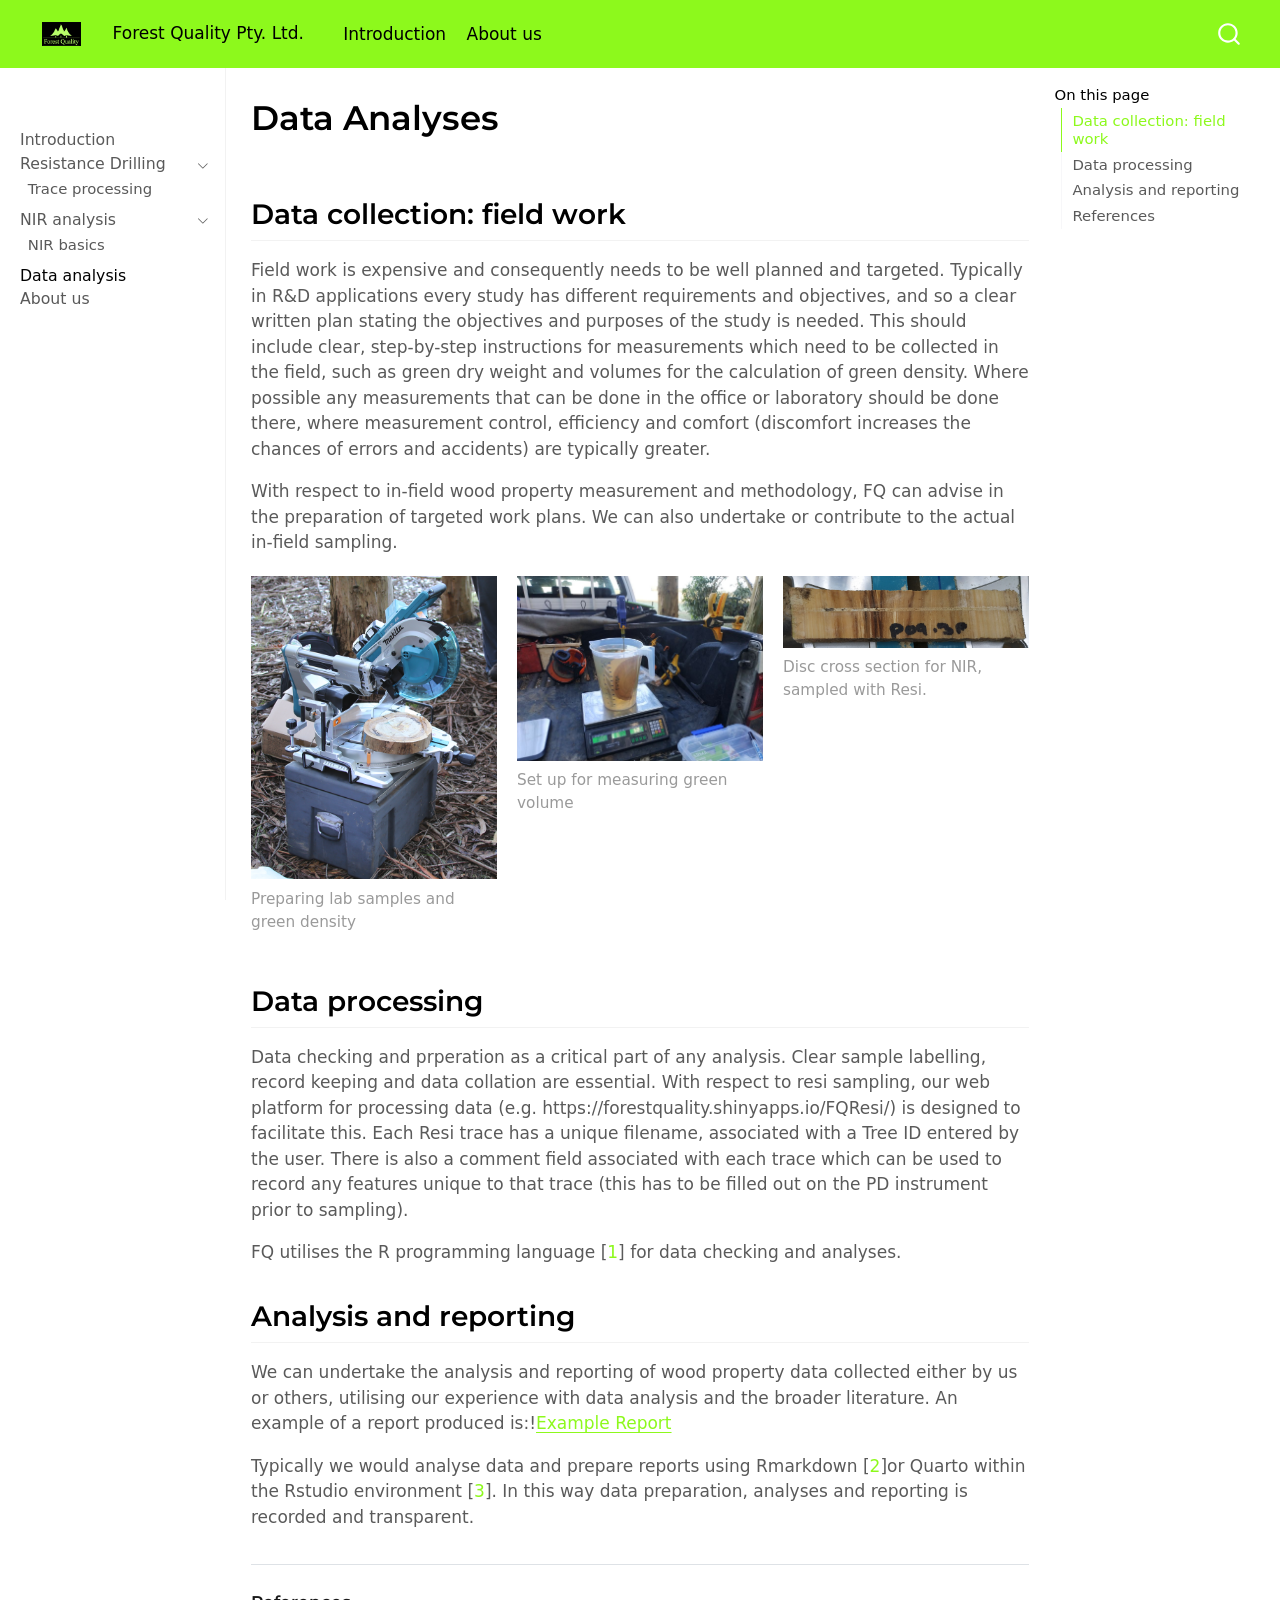
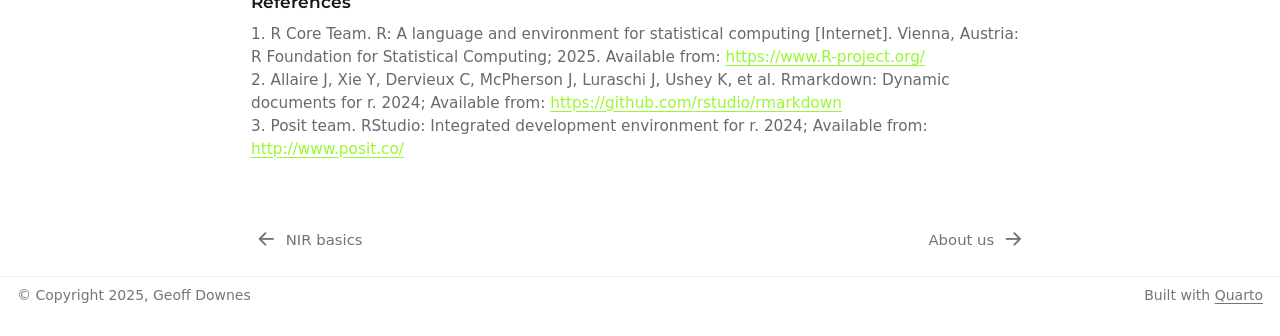
<file: docs/Data-Analysis.html>
<!DOCTYPE html>
<html xmlns="http://www.w3.org/1999/xhtml" lang="en" xml:lang="en"><head>

<meta charset="utf-8">
<meta name="generator" content="quarto-1.5.57">

<meta name="viewport" content="width=device-width, initial-scale=1.0, user-scalable=yes">


<title>Data Analyses – Forest Quality Pty. Ltd.</title>
<style>
code{white-space: pre-wrap;}
span.smallcaps{font-variant: small-caps;}
div.columns{display: flex; gap: min(4vw, 1.5em);}
div.column{flex: auto; overflow-x: auto;}
div.hanging-indent{margin-left: 1.5em; text-indent: -1.5em;}
ul.task-list{list-style: none;}
ul.task-list li input[type="checkbox"] {
  width: 0.8em;
  margin: 0 0.8em 0.2em -1em; /* quarto-specific, see https://github.com/quarto-dev/quarto-cli/issues/4556 */ 
  vertical-align: middle;
}
/* CSS for citations */
div.csl-bib-body { }
div.csl-entry {
  clear: both;
}
.hanging-indent div.csl-entry {
  margin-left:2em;
  text-indent:-2em;
}
div.csl-left-margin {
  min-width:2em;
  float:left;
}
div.csl-right-inline {
  margin-left:2em;
  padding-left:1em;
}
div.csl-indent {
  margin-left: 2em;
}</style>


<script src="site_libs/quarto-nav/quarto-nav.js"></script>
<script src="site_libs/quarto-nav/headroom.min.js"></script>
<script src="site_libs/clipboard/clipboard.min.js"></script>
<script src="site_libs/quarto-search/autocomplete.umd.js"></script>
<script src="site_libs/quarto-search/fuse.min.js"></script>
<script src="site_libs/quarto-search/quarto-search.js"></script>
<meta name="quarto:offset" content="./">
<link href="./About.html" rel="next">
<link href="./NIR-basics.html" rel="prev">
<script src="site_libs/quarto-html/quarto.js"></script>
<script src="site_libs/quarto-html/popper.min.js"></script>
<script src="site_libs/quarto-html/tippy.umd.min.js"></script>
<script src="site_libs/quarto-html/anchor.min.js"></script>
<link href="site_libs/quarto-html/tippy.css" rel="stylesheet">
<link href="site_libs/quarto-html/quarto-syntax-highlighting.css" rel="stylesheet" id="quarto-text-highlighting-styles">
<script src="site_libs/bootstrap/bootstrap.min.js"></script>
<link href="site_libs/bootstrap/bootstrap-icons.css" rel="stylesheet">
<link href="site_libs/bootstrap/bootstrap.min.css" rel="stylesheet" id="quarto-bootstrap" data-mode="light">
<script src="site_libs/quarto-contrib/glightbox/glightbox.min.js"></script>
<link href="site_libs/quarto-contrib/glightbox/glightbox.min.css" rel="stylesheet">
<link href="site_libs/quarto-contrib/glightbox/lightbox.css" rel="stylesheet">
<script id="quarto-search-options" type="application/json">{
  "location": "navbar",
  "copy-button": false,
  "collapse-after": 3,
  "panel-placement": "end",
  "type": "overlay",
  "limit": 50,
  "keyboard-shortcut": [
    "f",
    "/",
    "s"
  ],
  "show-item-context": false,
  "language": {
    "search-no-results-text": "No results",
    "search-matching-documents-text": "matching documents",
    "search-copy-link-title": "Copy link to search",
    "search-hide-matches-text": "Hide additional matches",
    "search-more-match-text": "more match in this document",
    "search-more-matches-text": "more matches in this document",
    "search-clear-button-title": "Clear",
    "search-text-placeholder": "",
    "search-detached-cancel-button-title": "Cancel",
    "search-submit-button-title": "Submit",
    "search-label": "Search"
  }
}</script>


</head>

<body class="nav-sidebar docked nav-fixed">

<div id="quarto-search-results"></div>
  <header id="quarto-header" class="headroom fixed-top">
    <nav class="navbar navbar-expand-lg " data-bs-theme="dark">
      <div class="navbar-container container-fluid">
      <div class="navbar-brand-container mx-auto">
    <a href="./index.html" class="navbar-brand navbar-brand-logo">
    <img src="././images/LogoCompact.png" alt="" class="navbar-logo">
    </a>
    <a class="navbar-brand" href="./index.html">
    <span class="navbar-title">Forest Quality Pty. Ltd.</span>
    </a>
  </div>
            <div id="quarto-search" class="" title="Search"></div>
          <button class="navbar-toggler" type="button" data-bs-toggle="collapse" data-bs-target="#navbarCollapse" aria-controls="navbarCollapse" role="menu" aria-expanded="false" aria-label="Toggle navigation" onclick="if (window.quartoToggleHeadroom) { window.quartoToggleHeadroom(); }">
  <span class="navbar-toggler-icon"></span>
</button>
          <div class="collapse navbar-collapse" id="navbarCollapse">
            <ul class="navbar-nav navbar-nav-scroll me-auto">
  <li class="nav-item">
    <a class="nav-link" href="./index.html"> 
<span class="menu-text">Introduction</span></a>
  </li>  
  <li class="nav-item">
    <a class="nav-link active" href="./About.html" aria-current="page"> 
<span class="menu-text">About us</span></a>
  </li>  
</ul>
          </div> <!-- /navcollapse -->
            <div class="quarto-navbar-tools">
</div>
      </div> <!-- /container-fluid -->
    </nav>
  <nav class="quarto-secondary-nav">
    <div class="container-fluid d-flex">
      <button type="button" class="quarto-btn-toggle btn" data-bs-toggle="collapse" role="button" data-bs-target=".quarto-sidebar-collapse-item" aria-controls="quarto-sidebar" aria-expanded="false" aria-label="Toggle sidebar navigation" onclick="if (window.quartoToggleHeadroom) { window.quartoToggleHeadroom(); }">
        <i class="bi bi-layout-text-sidebar-reverse"></i>
      </button>
        <nav class="quarto-page-breadcrumbs" aria-label="breadcrumb"><ol class="breadcrumb"><li class="breadcrumb-item"><a href="./Data-Analysis.html">Data analysis</a></li></ol></nav>
        <a class="flex-grow-1" role="navigation" data-bs-toggle="collapse" data-bs-target=".quarto-sidebar-collapse-item" aria-controls="quarto-sidebar" aria-expanded="false" aria-label="Toggle sidebar navigation" onclick="if (window.quartoToggleHeadroom) { window.quartoToggleHeadroom(); }">      
        </a>
      <button type="button" class="btn quarto-search-button" aria-label="Search" onclick="window.quartoOpenSearch();">
        <i class="bi bi-search"></i>
      </button>
    </div>
  </nav>
</header>
<!-- content -->
<div id="quarto-content" class="quarto-container page-columns page-rows-contents page-layout-article page-navbar">
<!-- sidebar -->
  <nav id="quarto-sidebar" class="sidebar collapse collapse-horizontal quarto-sidebar-collapse-item sidebar-navigation docked overflow-auto">
        <div class="mt-2 flex-shrink-0 align-items-center">
        <div class="sidebar-search">
        <div id="quarto-search" class="" title="Search"></div>
        </div>
        </div>
    <div class="sidebar-menu-container"> 
    <ul class="list-unstyled mt-1">
        <li class="sidebar-item sidebar-item-section">
      <span class="sidebar-item-text sidebar-link text-start">
 <span class="menu-text">Introduction</span></span>
  </li>
        <li class="sidebar-item sidebar-item-section">
      <div class="sidebar-item-container"> 
            <a href="./Resistance-Drilling.html" class="sidebar-item-text sidebar-link">
 <span class="menu-text">Resistance Drilling</span></a>
          <a class="sidebar-item-toggle text-start" data-bs-toggle="collapse" data-bs-target="#quarto-sidebar-section-2" role="navigation" aria-expanded="true" aria-label="Toggle section">
            <i class="bi bi-chevron-right ms-2"></i>
          </a> 
      </div>
      <ul id="quarto-sidebar-section-2" class="collapse list-unstyled sidebar-section depth1 show">  
          <li class="sidebar-item">
  <div class="sidebar-item-container"> 
  <a href="./Quantitative-Analysis.html" class="sidebar-item-text sidebar-link">
 <span class="menu-text">Trace processing</span></a>
  </div>
</li>
      </ul>
  </li>
        <li class="sidebar-item sidebar-item-section">
      <div class="sidebar-item-container"> 
            <a href="./NIR-Analysis.html" class="sidebar-item-text sidebar-link">
 <span class="menu-text">NIR analysis</span></a>
          <a class="sidebar-item-toggle text-start" data-bs-toggle="collapse" data-bs-target="#quarto-sidebar-section-3" role="navigation" aria-expanded="true" aria-label="Toggle section">
            <i class="bi bi-chevron-right ms-2"></i>
          </a> 
      </div>
      <ul id="quarto-sidebar-section-3" class="collapse list-unstyled sidebar-section depth1 show">  
          <li class="sidebar-item">
  <div class="sidebar-item-container"> 
  <a href="./NIR-basics.html" class="sidebar-item-text sidebar-link">
 <span class="menu-text">NIR basics</span></a>
  </div>
</li>
      </ul>
  </li>
        <li class="sidebar-item">
  <div class="sidebar-item-container"> 
  <a href="./Data-Analysis.html" class="sidebar-item-text sidebar-link active">
 <span class="menu-text">Data analysis</span></a>
  </div>
</li>
        <li class="sidebar-item">
  <div class="sidebar-item-container"> 
  <a href="./About.html" class="sidebar-item-text sidebar-link">
 <span class="menu-text">About us</span></a>
  </div>
</li>
    </ul>
    </div>
</nav>
<div id="quarto-sidebar-glass" class="quarto-sidebar-collapse-item" data-bs-toggle="collapse" data-bs-target=".quarto-sidebar-collapse-item"></div>
<!-- margin-sidebar -->
    <div id="quarto-margin-sidebar" class="sidebar margin-sidebar">
        <nav id="TOC" role="doc-toc" class="toc-active">
    <h2 id="toc-title">On this page</h2>
   
  <ul>
  <li><a href="#data-collection-field-work" id="toc-data-collection-field-work" class="nav-link active" data-scroll-target="#data-collection-field-work">Data collection: field work</a></li>
  <li><a href="#data-processing" id="toc-data-processing" class="nav-link" data-scroll-target="#data-processing">Data processing</a></li>
  <li><a href="#analysis-and-reporting" id="toc-analysis-and-reporting" class="nav-link" data-scroll-target="#analysis-and-reporting">Analysis and reporting</a></li>
  <li><a href="#references" id="toc-references" class="nav-link" data-scroll-target="#references">References</a></li>
  </ul>
</nav>
    </div>
<!-- main -->
<main class="content" id="quarto-document-content">

<header id="title-block-header" class="quarto-title-block default">
<div class="quarto-title">
<h1 class="title">Data Analyses</h1>
</div>



<div class="quarto-title-meta">

    
  
    
  </div>
  


</header>


<p><br></p>
<section id="data-collection-field-work" class="level2">
<h2 class="anchored" data-anchor-id="data-collection-field-work">Data collection: field work</h2>
<p>Field work is expensive and consequently needs to be well planned and targeted. Typically in R&amp;D applications every study has different requirements and objectives, and so a clear written plan stating the objectives and purposes of the study is needed. This should include clear, step-by-step instructions for measurements which need to be collected in the field, such as green dry weight and volumes for the calculation of green density. Where possible any measurements that can be done in the office or laboratory should be done there, where measurement control, efficiency and comfort (discomfort increases the chances of errors and accidents) are typically greater.</p>
<p>With respect to in-field wood property measurement and methodology, FQ can advise in the preparation of targeted work plans. We can also undertake or contribute to the actual in-field sampling.</p>
<div>

</div>
<div class="quarto-layout-panel" data-layout-ncol="3">
<div class="quarto-layout-row">
<div class="quarto-layout-cell" style="flex-basis: 33.3%;justify-content: flex-start;">
<div class="quarto-figure quarto-figure-center">
<figure class="figure">
<p><a href="./images/Dropsaw.png" class="lightbox" data-gallery="quarto-lightbox-gallery-1" title="Preparing lab samples and green density"><img src="./images/Dropsaw.png" class="img-fluid figure-img" alt="Preparing lab samples and green density"></a></p>
<figcaption>Preparing lab samples and green density</figcaption>
</figure>
</div>
</div>
<div class="quarto-layout-cell" style="flex-basis: 33.3%;justify-content: flex-start;">
<div class="quarto-figure quarto-figure-center">
<figure class="figure">
<p><a href="./images/Disc in jug.jpg" class="lightbox" data-gallery="quarto-lightbox-gallery-2" title="Set up for measuring green volume"><img src="./images/Disc in jug.jpg" class="img-fluid figure-img" alt="Set up for measuring green volume"></a></p>
<figcaption>Set up for measuring green volume</figcaption>
</figure>
</div>
</div>
<div class="quarto-layout-cell" style="flex-basis: 33.3%;justify-content: flex-start;">
<div class="quarto-figure quarto-figure-center">
<figure class="figure">
<p><a href="./images/RadialStripWithResiTrace.png" class="lightbox" data-gallery="quarto-lightbox-gallery-3" title="Disc cross section for NIR, sampled with Resi."><img src="./images/RadialStripWithResiTrace.png" class="img-fluid figure-img" alt="Disc cross section for NIR, sampled with Resi."></a></p>
<figcaption>Disc cross section for NIR, sampled with Resi.</figcaption>
</figure>
</div>
</div>
</div>
</div>
</section>
<section id="data-processing" class="level2">
<h2 class="anchored" data-anchor-id="data-processing">Data processing</h2>
<p>Data checking and prperation as a critical part of any analysis. Clear sample labelling, record keeping and data collation are essential. With respect to resi sampling, our web platform for processing data (e.g.&nbsp;https://forestquality.shinyapps.io/FQResi/) is designed to facilitate this. Each Resi trace has a unique filename, associated with a Tree ID entered by the user. There is also a comment field associated with each trace which can be used to record any features unique to that trace (this has to be filled out on the PD instrument prior to sampling).</p>
<p>FQ utilises the R programming language <span class="citation" data-cites="R">[<a href="#ref-R" role="doc-biblioref">1</a>]</span> for data checking and analyses.</p>
</section>
<section id="analysis-and-reporting" class="level2">
<h2 class="anchored" data-anchor-id="analysis-and-reporting">Analysis and reporting</h2>
<p>We can undertake the analysis and reporting of wood property data collected either by us or others, utilising our experience with data analysis and the broader literature. An example of a report produced is:!<a href="ThreeResi_SilviScanAnalysis-radiata.pdf">Example Report</a></p>
<p>Typically we would analyse data and prepare reports using Rmarkdown <span class="citation" data-cites="rmarkdown">[<a href="#ref-rmarkdown" role="doc-biblioref">2</a>]</span>or Quarto within the Rstudio environment <span class="citation" data-cites="rstudio">[<a href="#ref-rstudio" role="doc-biblioref">3</a>]</span>. In this way data preparation, analyses and reporting is recorded and transparent.</p>
</section>
<section id="references" class="level2">




</section>

<div id="quarto-appendix" class="default"><section class="quarto-appendix-contents" role="doc-bibliography" id="quarto-bibliography"><h2 class="anchored quarto-appendix-heading">References</h2><div id="refs" class="references csl-bib-body" role="list">
<div id="ref-R" class="csl-entry" role="listitem">
1. R Core Team. R: A language and environment for statistical computing [Internet]. Vienna, Austria: R Foundation for Statistical Computing; 2025. Available from: <a href="https://www.R-project.org/">https://www.R-project.org/</a>
</div>
<div id="ref-rmarkdown" class="csl-entry" role="listitem">
2. Allaire J, Xie Y, Dervieux C, McPherson J, Luraschi J, Ushey K, et al. Rmarkdown: Dynamic documents for r. 2024; Available from: <a href="https://github.com/rstudio/rmarkdown">https://github.com/rstudio/rmarkdown</a>
</div>
<div id="ref-rstudio" class="csl-entry" role="listitem">
3. Posit team. RStudio: Integrated development environment for r. 2024; Available from: <a href="http://www.posit.co/">http://www.posit.co/</a>
</div>
</div></section></div></main> <!-- /main -->
<script id="quarto-html-after-body" type="application/javascript">
window.document.addEventListener("DOMContentLoaded", function (event) {
  const toggleBodyColorMode = (bsSheetEl) => {
    const mode = bsSheetEl.getAttribute("data-mode");
    const bodyEl = window.document.querySelector("body");
    if (mode === "dark") {
      bodyEl.classList.add("quarto-dark");
      bodyEl.classList.remove("quarto-light");
    } else {
      bodyEl.classList.add("quarto-light");
      bodyEl.classList.remove("quarto-dark");
    }
  }
  const toggleBodyColorPrimary = () => {
    const bsSheetEl = window.document.querySelector("link#quarto-bootstrap");
    if (bsSheetEl) {
      toggleBodyColorMode(bsSheetEl);
    }
  }
  toggleBodyColorPrimary();  
  const icon = "";
  const anchorJS = new window.AnchorJS();
  anchorJS.options = {
    placement: 'right',
    icon: icon
  };
  anchorJS.add('.anchored');
  const isCodeAnnotation = (el) => {
    for (const clz of el.classList) {
      if (clz.startsWith('code-annotation-')) {                     
        return true;
      }
    }
    return false;
  }
  const onCopySuccess = function(e) {
    // button target
    const button = e.trigger;
    // don't keep focus
    button.blur();
    // flash "checked"
    button.classList.add('code-copy-button-checked');
    var currentTitle = button.getAttribute("title");
    button.setAttribute("title", "Copied!");
    let tooltip;
    if (window.bootstrap) {
      button.setAttribute("data-bs-toggle", "tooltip");
      button.setAttribute("data-bs-placement", "left");
      button.setAttribute("data-bs-title", "Copied!");
      tooltip = new bootstrap.Tooltip(button, 
        { trigger: "manual", 
          customClass: "code-copy-button-tooltip",
          offset: [0, -8]});
      tooltip.show();    
    }
    setTimeout(function() {
      if (tooltip) {
        tooltip.hide();
        button.removeAttribute("data-bs-title");
        button.removeAttribute("data-bs-toggle");
        button.removeAttribute("data-bs-placement");
      }
      button.setAttribute("title", currentTitle);
      button.classList.remove('code-copy-button-checked');
    }, 1000);
    // clear code selection
    e.clearSelection();
  }
  const getTextToCopy = function(trigger) {
      const codeEl = trigger.previousElementSibling.cloneNode(true);
      for (const childEl of codeEl.children) {
        if (isCodeAnnotation(childEl)) {
          childEl.remove();
        }
      }
      return codeEl.innerText;
  }
  const clipboard = new window.ClipboardJS('.code-copy-button:not([data-in-quarto-modal])', {
    text: getTextToCopy
  });
  clipboard.on('success', onCopySuccess);
  if (window.document.getElementById('quarto-embedded-source-code-modal')) {
    // For code content inside modals, clipBoardJS needs to be initialized with a container option
    // TODO: Check when it could be a function (https://github.com/zenorocha/clipboard.js/issues/860)
    const clipboardModal = new window.ClipboardJS('.code-copy-button[data-in-quarto-modal]', {
      text: getTextToCopy,
      container: window.document.getElementById('quarto-embedded-source-code-modal')
    });
    clipboardModal.on('success', onCopySuccess);
  }
    var localhostRegex = new RegExp(/^(?:http|https):\/\/localhost\:?[0-9]*\//);
    var mailtoRegex = new RegExp(/^mailto:/);
      var filterRegex = new RegExp('/' + window.location.host + '/');
    var isInternal = (href) => {
        return filterRegex.test(href) || localhostRegex.test(href) || mailtoRegex.test(href);
    }
    // Inspect non-navigation links and adorn them if external
 	var links = window.document.querySelectorAll('a[href]:not(.nav-link):not(.navbar-brand):not(.toc-action):not(.sidebar-link):not(.sidebar-item-toggle):not(.pagination-link):not(.no-external):not([aria-hidden]):not(.dropdown-item):not(.quarto-navigation-tool):not(.about-link)');
    for (var i=0; i<links.length; i++) {
      const link = links[i];
      if (!isInternal(link.href)) {
        // undo the damage that might have been done by quarto-nav.js in the case of
        // links that we want to consider external
        if (link.dataset.originalHref !== undefined) {
          link.href = link.dataset.originalHref;
        }
      }
    }
  function tippyHover(el, contentFn, onTriggerFn, onUntriggerFn) {
    const config = {
      allowHTML: true,
      maxWidth: 500,
      delay: 100,
      arrow: false,
      appendTo: function(el) {
          return el.parentElement;
      },
      interactive: true,
      interactiveBorder: 10,
      theme: 'quarto',
      placement: 'bottom-start',
    };
    if (contentFn) {
      config.content = contentFn;
    }
    if (onTriggerFn) {
      config.onTrigger = onTriggerFn;
    }
    if (onUntriggerFn) {
      config.onUntrigger = onUntriggerFn;
    }
    window.tippy(el, config); 
  }
  const noterefs = window.document.querySelectorAll('a[role="doc-noteref"]');
  for (var i=0; i<noterefs.length; i++) {
    const ref = noterefs[i];
    tippyHover(ref, function() {
      // use id or data attribute instead here
      let href = ref.getAttribute('data-footnote-href') || ref.getAttribute('href');
      try { href = new URL(href).hash; } catch {}
      const id = href.replace(/^#\/?/, "");
      const note = window.document.getElementById(id);
      if (note) {
        return note.innerHTML;
      } else {
        return "";
      }
    });
  }
  const xrefs = window.document.querySelectorAll('a.quarto-xref');
  const processXRef = (id, note) => {
    // Strip column container classes
    const stripColumnClz = (el) => {
      el.classList.remove("page-full", "page-columns");
      if (el.children) {
        for (const child of el.children) {
          stripColumnClz(child);
        }
      }
    }
    stripColumnClz(note)
    if (id === null || id.startsWith('sec-')) {
      // Special case sections, only their first couple elements
      const container = document.createElement("div");
      if (note.children && note.children.length > 2) {
        container.appendChild(note.children[0].cloneNode(true));
        for (let i = 1; i < note.children.length; i++) {
          const child = note.children[i];
          if (child.tagName === "P" && child.innerText === "") {
            continue;
          } else {
            container.appendChild(child.cloneNode(true));
            break;
          }
        }
        if (window.Quarto?.typesetMath) {
          window.Quarto.typesetMath(container);
        }
        return container.innerHTML
      } else {
        if (window.Quarto?.typesetMath) {
          window.Quarto.typesetMath(note);
        }
        return note.innerHTML;
      }
    } else {
      // Remove any anchor links if they are present
      const anchorLink = note.querySelector('a.anchorjs-link');
      if (anchorLink) {
        anchorLink.remove();
      }
      if (window.Quarto?.typesetMath) {
        window.Quarto.typesetMath(note);
      }
      // TODO in 1.5, we should make sure this works without a callout special case
      if (note.classList.contains("callout")) {
        return note.outerHTML;
      } else {
        return note.innerHTML;
      }
    }
  }
  for (var i=0; i<xrefs.length; i++) {
    const xref = xrefs[i];
    tippyHover(xref, undefined, function(instance) {
      instance.disable();
      let url = xref.getAttribute('href');
      let hash = undefined; 
      if (url.startsWith('#')) {
        hash = url;
      } else {
        try { hash = new URL(url).hash; } catch {}
      }
      if (hash) {
        const id = hash.replace(/^#\/?/, "");
        const note = window.document.getElementById(id);
        if (note !== null) {
          try {
            const html = processXRef(id, note.cloneNode(true));
            instance.setContent(html);
          } finally {
            instance.enable();
            instance.show();
          }
        } else {
          // See if we can fetch this
          fetch(url.split('#')[0])
          .then(res => res.text())
          .then(html => {
            const parser = new DOMParser();
            const htmlDoc = parser.parseFromString(html, "text/html");
            const note = htmlDoc.getElementById(id);
            if (note !== null) {
              const html = processXRef(id, note);
              instance.setContent(html);
            } 
          }).finally(() => {
            instance.enable();
            instance.show();
          });
        }
      } else {
        // See if we can fetch a full url (with no hash to target)
        // This is a special case and we should probably do some content thinning / targeting
        fetch(url)
        .then(res => res.text())
        .then(html => {
          const parser = new DOMParser();
          const htmlDoc = parser.parseFromString(html, "text/html");
          const note = htmlDoc.querySelector('main.content');
          if (note !== null) {
            // This should only happen for chapter cross references
            // (since there is no id in the URL)
            // remove the first header
            if (note.children.length > 0 && note.children[0].tagName === "HEADER") {
              note.children[0].remove();
            }
            const html = processXRef(null, note);
            instance.setContent(html);
          } 
        }).finally(() => {
          instance.enable();
          instance.show();
        });
      }
    }, function(instance) {
    });
  }
      let selectedAnnoteEl;
      const selectorForAnnotation = ( cell, annotation) => {
        let cellAttr = 'data-code-cell="' + cell + '"';
        let lineAttr = 'data-code-annotation="' +  annotation + '"';
        const selector = 'span[' + cellAttr + '][' + lineAttr + ']';
        return selector;
      }
      const selectCodeLines = (annoteEl) => {
        const doc = window.document;
        const targetCell = annoteEl.getAttribute("data-target-cell");
        const targetAnnotation = annoteEl.getAttribute("data-target-annotation");
        const annoteSpan = window.document.querySelector(selectorForAnnotation(targetCell, targetAnnotation));
        const lines = annoteSpan.getAttribute("data-code-lines").split(",");
        const lineIds = lines.map((line) => {
          return targetCell + "-" + line;
        })
        let top = null;
        let height = null;
        let parent = null;
        if (lineIds.length > 0) {
            //compute the position of the single el (top and bottom and make a div)
            const el = window.document.getElementById(lineIds[0]);
            top = el.offsetTop;
            height = el.offsetHeight;
            parent = el.parentElement.parentElement;
          if (lineIds.length > 1) {
            const lastEl = window.document.getElementById(lineIds[lineIds.length - 1]);
            const bottom = lastEl.offsetTop + lastEl.offsetHeight;
            height = bottom - top;
          }
          if (top !== null && height !== null && parent !== null) {
            // cook up a div (if necessary) and position it 
            let div = window.document.getElementById("code-annotation-line-highlight");
            if (div === null) {
              div = window.document.createElement("div");
              div.setAttribute("id", "code-annotation-line-highlight");
              div.style.position = 'absolute';
              parent.appendChild(div);
            }
            div.style.top = top - 2 + "px";
            div.style.height = height + 4 + "px";
            div.style.left = 0;
            let gutterDiv = window.document.getElementById("code-annotation-line-highlight-gutter");
            if (gutterDiv === null) {
              gutterDiv = window.document.createElement("div");
              gutterDiv.setAttribute("id", "code-annotation-line-highlight-gutter");
              gutterDiv.style.position = 'absolute';
              const codeCell = window.document.getElementById(targetCell);
              const gutter = codeCell.querySelector('.code-annotation-gutter');
              gutter.appendChild(gutterDiv);
            }
            gutterDiv.style.top = top - 2 + "px";
            gutterDiv.style.height = height + 4 + "px";
          }
          selectedAnnoteEl = annoteEl;
        }
      };
      const unselectCodeLines = () => {
        const elementsIds = ["code-annotation-line-highlight", "code-annotation-line-highlight-gutter"];
        elementsIds.forEach((elId) => {
          const div = window.document.getElementById(elId);
          if (div) {
            div.remove();
          }
        });
        selectedAnnoteEl = undefined;
      };
        // Handle positioning of the toggle
    window.addEventListener(
      "resize",
      throttle(() => {
        elRect = undefined;
        if (selectedAnnoteEl) {
          selectCodeLines(selectedAnnoteEl);
        }
      }, 10)
    );
    function throttle(fn, ms) {
    let throttle = false;
    let timer;
      return (...args) => {
        if(!throttle) { // first call gets through
            fn.apply(this, args);
            throttle = true;
        } else { // all the others get throttled
            if(timer) clearTimeout(timer); // cancel #2
            timer = setTimeout(() => {
              fn.apply(this, args);
              timer = throttle = false;
            }, ms);
        }
      };
    }
      // Attach click handler to the DT
      const annoteDls = window.document.querySelectorAll('dt[data-target-cell]');
      for (const annoteDlNode of annoteDls) {
        annoteDlNode.addEventListener('click', (event) => {
          const clickedEl = event.target;
          if (clickedEl !== selectedAnnoteEl) {
            unselectCodeLines();
            const activeEl = window.document.querySelector('dt[data-target-cell].code-annotation-active');
            if (activeEl) {
              activeEl.classList.remove('code-annotation-active');
            }
            selectCodeLines(clickedEl);
            clickedEl.classList.add('code-annotation-active');
          } else {
            // Unselect the line
            unselectCodeLines();
            clickedEl.classList.remove('code-annotation-active');
          }
        });
      }
  const findCites = (el) => {
    const parentEl = el.parentElement;
    if (parentEl) {
      const cites = parentEl.dataset.cites;
      if (cites) {
        return {
          el,
          cites: cites.split(' ')
        };
      } else {
        return findCites(el.parentElement)
      }
    } else {
      return undefined;
    }
  };
  var bibliorefs = window.document.querySelectorAll('a[role="doc-biblioref"]');
  for (var i=0; i<bibliorefs.length; i++) {
    const ref = bibliorefs[i];
    const citeInfo = findCites(ref);
    if (citeInfo) {
      tippyHover(citeInfo.el, function() {
        var popup = window.document.createElement('div');
        citeInfo.cites.forEach(function(cite) {
          var citeDiv = window.document.createElement('div');
          citeDiv.classList.add('hanging-indent');
          citeDiv.classList.add('csl-entry');
          var biblioDiv = window.document.getElementById('ref-' + cite);
          if (biblioDiv) {
            citeDiv.innerHTML = biblioDiv.innerHTML;
          }
          popup.appendChild(citeDiv);
        });
        return popup.innerHTML;
      });
    }
  }
});
</script>
<nav class="page-navigation">
  <div class="nav-page nav-page-previous">
      <a href="./NIR-basics.html" class="pagination-link" aria-label="NIR basics">
        <i class="bi bi-arrow-left-short"></i> <span class="nav-page-text">NIR basics</span>
      </a>          
  </div>
  <div class="nav-page nav-page-next">
      <a href="./About.html" class="pagination-link" aria-label="About us">
        <span class="nav-page-text">About us</span> <i class="bi bi-arrow-right-short"></i>
      </a>
  </div>
</nav>
</div> <!-- /content -->
<footer class="footer">
  <div class="nav-footer">
    <div class="nav-footer-left">
<p>© Copyright 2025, Geoff Downes</p>
</div>   
    <div class="nav-footer-center">
      &nbsp;
    </div>
    <div class="nav-footer-right">
<p>Built with <a href="https://quarto.org/">Quarto</a></p>
</div>
  </div>
</footer>
<script>var lightboxQuarto = GLightbox({"descPosition":"bottom","loop":false,"selector":".lightbox","openEffect":"zoom","closeEffect":"zoom"});
(function() {
  let previousOnload = window.onload;
  window.onload = () => {
    if (previousOnload) {
      previousOnload();
    }
    lightboxQuarto.on('slide_before_load', (data) => {
      const { slideIndex, slideNode, slideConfig, player, trigger } = data;
      const href = trigger.getAttribute('href');
      if (href !== null) {
        const imgEl = window.document.querySelector(`a[href="${href}"] img`);
        if (imgEl !== null) {
          const srcAttr = imgEl.getAttribute("src");
          if (srcAttr && srcAttr.startsWith("data:")) {
            slideConfig.href = srcAttr;
          }
        }
      } 
    });
  
    lightboxQuarto.on('slide_after_load', (data) => {
      const { slideIndex, slideNode, slideConfig, player, trigger } = data;
      if (window.Quarto?.typesetMath) {
        window.Quarto.typesetMath(slideNode);
      }
    });
  
  };
  
})();
          </script>




</body></html>
</file>
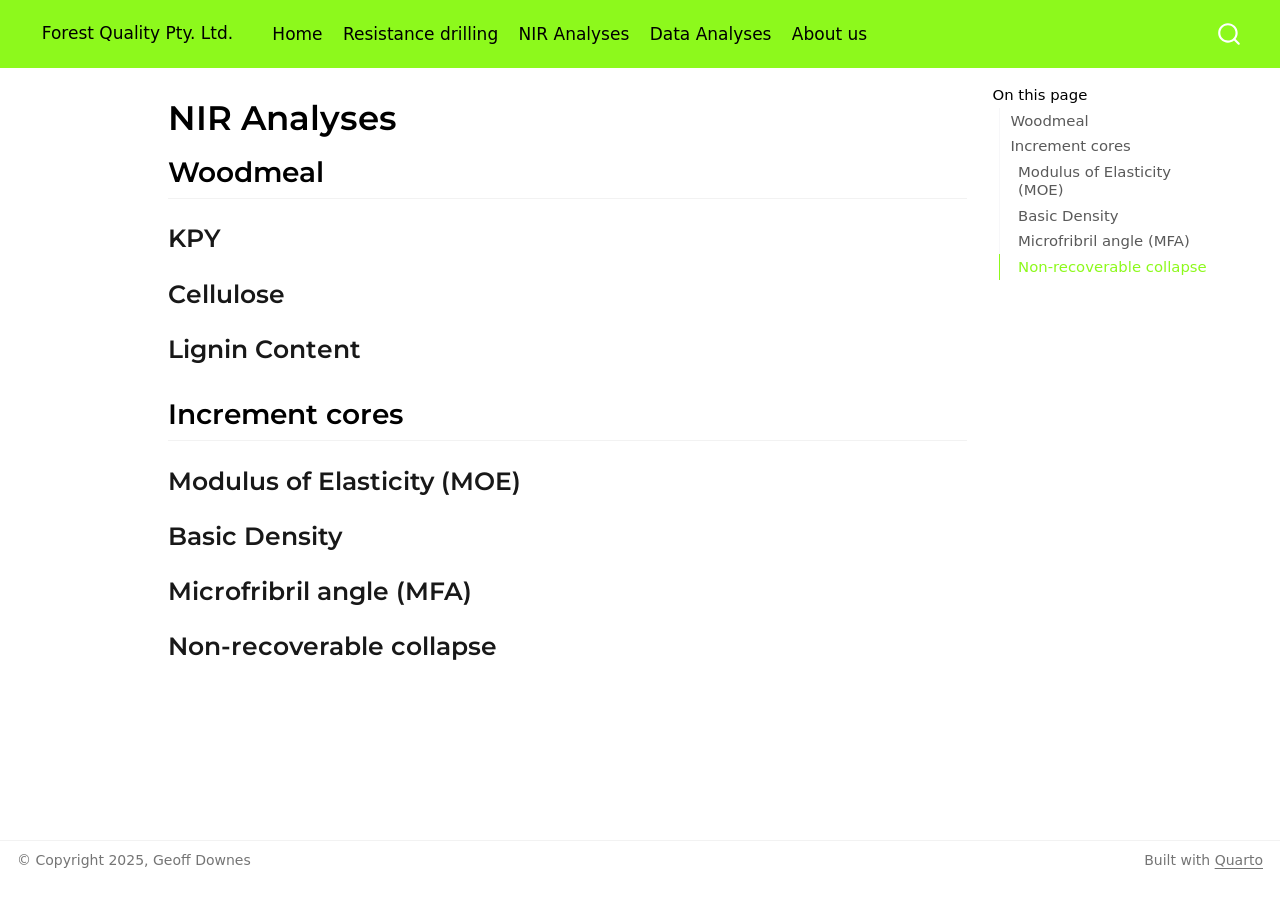
<file: docs/NIR-Analyses.html>
<!DOCTYPE html>
<html xmlns="http://www.w3.org/1999/xhtml" lang="en" xml:lang="en"><head>

<meta charset="utf-8">
<meta name="generator" content="quarto-1.5.57">

<meta name="viewport" content="width=device-width, initial-scale=1.0, user-scalable=yes">


<title>NIR Analyses – Forest Quality Pty. Ltd.</title>
<style>
code{white-space: pre-wrap;}
span.smallcaps{font-variant: small-caps;}
div.columns{display: flex; gap: min(4vw, 1.5em);}
div.column{flex: auto; overflow-x: auto;}
div.hanging-indent{margin-left: 1.5em; text-indent: -1.5em;}
ul.task-list{list-style: none;}
ul.task-list li input[type="checkbox"] {
  width: 0.8em;
  margin: 0 0.8em 0.2em -1em; /* quarto-specific, see https://github.com/quarto-dev/quarto-cli/issues/4556 */ 
  vertical-align: middle;
}
</style>


<script src="site_libs/quarto-nav/quarto-nav.js"></script>
<script src="site_libs/quarto-nav/headroom.min.js"></script>
<script src="site_libs/clipboard/clipboard.min.js"></script>
<script src="site_libs/quarto-search/autocomplete.umd.js"></script>
<script src="site_libs/quarto-search/fuse.min.js"></script>
<script src="site_libs/quarto-search/quarto-search.js"></script>
<meta name="quarto:offset" content="./">
<script src="site_libs/quarto-html/quarto.js"></script>
<script src="site_libs/quarto-html/popper.min.js"></script>
<script src="site_libs/quarto-html/tippy.umd.min.js"></script>
<script src="site_libs/quarto-html/anchor.min.js"></script>
<link href="site_libs/quarto-html/tippy.css" rel="stylesheet">
<link href="site_libs/quarto-html/quarto-syntax-highlighting.css" rel="stylesheet" id="quarto-text-highlighting-styles">
<script src="site_libs/bootstrap/bootstrap.min.js"></script>
<link href="site_libs/bootstrap/bootstrap-icons.css" rel="stylesheet">
<link href="site_libs/bootstrap/bootstrap.min.css" rel="stylesheet" id="quarto-bootstrap" data-mode="light">
<script id="quarto-search-options" type="application/json">{
  "location": "navbar",
  "copy-button": false,
  "collapse-after": 3,
  "panel-placement": "end",
  "type": "overlay",
  "limit": 50,
  "keyboard-shortcut": [
    "f",
    "/",
    "s"
  ],
  "show-item-context": false,
  "language": {
    "search-no-results-text": "No results",
    "search-matching-documents-text": "matching documents",
    "search-copy-link-title": "Copy link to search",
    "search-hide-matches-text": "Hide additional matches",
    "search-more-match-text": "more match in this document",
    "search-more-matches-text": "more matches in this document",
    "search-clear-button-title": "Clear",
    "search-text-placeholder": "",
    "search-detached-cancel-button-title": "Cancel",
    "search-submit-button-title": "Submit",
    "search-label": "Search"
  }
}</script>


</head>

<body class="nav-fixed">

<div id="quarto-search-results"></div>
  <header id="quarto-header" class="headroom fixed-top">
    <nav class="navbar navbar-expand-lg " data-bs-theme="dark">
      <div class="navbar-container container-fluid">
      <div class="navbar-brand-container mx-auto">
    <a class="navbar-brand" href="./index.html">
    <span class="navbar-title">Forest Quality Pty. Ltd.</span>
    </a>
  </div>
            <div id="quarto-search" class="" title="Search"></div>
          <button class="navbar-toggler" type="button" data-bs-toggle="collapse" data-bs-target="#navbarCollapse" aria-controls="navbarCollapse" role="menu" aria-expanded="false" aria-label="Toggle navigation" onclick="if (window.quartoToggleHeadroom) { window.quartoToggleHeadroom(); }">
  <span class="navbar-toggler-icon"></span>
</button>
          <div class="collapse navbar-collapse" id="navbarCollapse">
            <ul class="navbar-nav navbar-nav-scroll me-auto">
  <li class="nav-item">
    <a class="nav-link" href="./index.html"> 
<span class="menu-text">Home</span></a>
  </li>  
  <li class="nav-item">
    <a class="nav-link" href="./Resistance-Drilling.html"> 
<span class="menu-text">Resistance drilling</span></a>
  </li>  
  <li class="nav-item">
    <a class="nav-link active" href="./NIR-Analyses.html" aria-current="page"> 
<span class="menu-text">NIR Analyses</span></a>
  </li>  
  <li class="nav-item">
    <a class="nav-link" href="./Data-Analyses.html"> 
<span class="menu-text">Data Analyses</span></a>
  </li>  
  <li class="nav-item">
    <a class="nav-link" href="./About.html"> 
<span class="menu-text">About us</span></a>
  </li>  
</ul>
          </div> <!-- /navcollapse -->
            <div class="quarto-navbar-tools">
</div>
      </div> <!-- /container-fluid -->
    </nav>
</header>
<!-- content -->
<div id="quarto-content" class="quarto-container page-columns page-rows-contents page-layout-article page-navbar">
<!-- sidebar -->
<!-- margin-sidebar -->
    <div id="quarto-margin-sidebar" class="sidebar margin-sidebar">
        <nav id="TOC" role="doc-toc" class="toc-active">
    <h2 id="toc-title">On this page</h2>
   
  <ul>
  <li><a href="#woodmeal" id="toc-woodmeal" class="nav-link active" data-scroll-target="#woodmeal">Woodmeal</a>
  <ul class="collapse">
  <li><a href="#kpy" id="toc-kpy" class="nav-link" data-scroll-target="#kpy">KPY</a></li>
  <li><a href="#cellulose" id="toc-cellulose" class="nav-link" data-scroll-target="#cellulose">Cellulose</a></li>
  <li><a href="#lignin-content" id="toc-lignin-content" class="nav-link" data-scroll-target="#lignin-content">Lignin Content</a></li>
  </ul></li>
  <li><a href="#increment-cores" id="toc-increment-cores" class="nav-link" data-scroll-target="#increment-cores">Increment cores</a>
  <ul class="collapse">
  <li><a href="#modulus-of-elasticity-moe" id="toc-modulus-of-elasticity-moe" class="nav-link" data-scroll-target="#modulus-of-elasticity-moe">Modulus of Elasticity (MOE)</a></li>
  <li><a href="#basic-density" id="toc-basic-density" class="nav-link" data-scroll-target="#basic-density">Basic Density</a></li>
  <li><a href="#microfribril-angle-mfa" id="toc-microfribril-angle-mfa" class="nav-link" data-scroll-target="#microfribril-angle-mfa">Microfribril angle (MFA)</a></li>
  <li><a href="#non-recoverable-collapse" id="toc-non-recoverable-collapse" class="nav-link" data-scroll-target="#non-recoverable-collapse">Non-recoverable collapse</a></li>
  </ul></li>
  </ul>
</nav>
    </div>
<!-- main -->
<main class="content" id="quarto-document-content">

<header id="title-block-header" class="quarto-title-block default">
<div class="quarto-title">
<h1 class="title">NIR Analyses</h1>
</div>



<div class="quarto-title-meta">

    
  
    
  </div>
  


</header>


<section id="woodmeal" class="level2">
<h2 class="anchored" data-anchor-id="woodmeal">Woodmeal</h2>
<section id="kpy" class="level3">
<h3 class="anchored" data-anchor-id="kpy">KPY</h3>
</section>
<section id="cellulose" class="level3">
<h3 class="anchored" data-anchor-id="cellulose">Cellulose</h3>
</section>
<section id="lignin-content" class="level3">
<h3 class="anchored" data-anchor-id="lignin-content">Lignin Content</h3>
</section>
</section>
<section id="increment-cores" class="level2">
<h2 class="anchored" data-anchor-id="increment-cores">Increment cores</h2>
<section id="modulus-of-elasticity-moe" class="level3">
<h3 class="anchored" data-anchor-id="modulus-of-elasticity-moe">Modulus of Elasticity (MOE)</h3>
</section>
<section id="basic-density" class="level3">
<h3 class="anchored" data-anchor-id="basic-density">Basic Density</h3>
</section>
<section id="microfribril-angle-mfa" class="level3">
<h3 class="anchored" data-anchor-id="microfribril-angle-mfa">Microfribril angle (MFA)</h3>
</section>
<section id="non-recoverable-collapse" class="level3">
<h3 class="anchored" data-anchor-id="non-recoverable-collapse">Non-recoverable collapse</h3>


</section>
</section>

</main> <!-- /main -->
<script id="quarto-html-after-body" type="application/javascript">
window.document.addEventListener("DOMContentLoaded", function (event) {
  const toggleBodyColorMode = (bsSheetEl) => {
    const mode = bsSheetEl.getAttribute("data-mode");
    const bodyEl = window.document.querySelector("body");
    if (mode === "dark") {
      bodyEl.classList.add("quarto-dark");
      bodyEl.classList.remove("quarto-light");
    } else {
      bodyEl.classList.add("quarto-light");
      bodyEl.classList.remove("quarto-dark");
    }
  }
  const toggleBodyColorPrimary = () => {
    const bsSheetEl = window.document.querySelector("link#quarto-bootstrap");
    if (bsSheetEl) {
      toggleBodyColorMode(bsSheetEl);
    }
  }
  toggleBodyColorPrimary();  
  const icon = "";
  const anchorJS = new window.AnchorJS();
  anchorJS.options = {
    placement: 'right',
    icon: icon
  };
  anchorJS.add('.anchored');
  const isCodeAnnotation = (el) => {
    for (const clz of el.classList) {
      if (clz.startsWith('code-annotation-')) {                     
        return true;
      }
    }
    return false;
  }
  const onCopySuccess = function(e) {
    // button target
    const button = e.trigger;
    // don't keep focus
    button.blur();
    // flash "checked"
    button.classList.add('code-copy-button-checked');
    var currentTitle = button.getAttribute("title");
    button.setAttribute("title", "Copied!");
    let tooltip;
    if (window.bootstrap) {
      button.setAttribute("data-bs-toggle", "tooltip");
      button.setAttribute("data-bs-placement", "left");
      button.setAttribute("data-bs-title", "Copied!");
      tooltip = new bootstrap.Tooltip(button, 
        { trigger: "manual", 
          customClass: "code-copy-button-tooltip",
          offset: [0, -8]});
      tooltip.show();    
    }
    setTimeout(function() {
      if (tooltip) {
        tooltip.hide();
        button.removeAttribute("data-bs-title");
        button.removeAttribute("data-bs-toggle");
        button.removeAttribute("data-bs-placement");
      }
      button.setAttribute("title", currentTitle);
      button.classList.remove('code-copy-button-checked');
    }, 1000);
    // clear code selection
    e.clearSelection();
  }
  const getTextToCopy = function(trigger) {
      const codeEl = trigger.previousElementSibling.cloneNode(true);
      for (const childEl of codeEl.children) {
        if (isCodeAnnotation(childEl)) {
          childEl.remove();
        }
      }
      return codeEl.innerText;
  }
  const clipboard = new window.ClipboardJS('.code-copy-button:not([data-in-quarto-modal])', {
    text: getTextToCopy
  });
  clipboard.on('success', onCopySuccess);
  if (window.document.getElementById('quarto-embedded-source-code-modal')) {
    // For code content inside modals, clipBoardJS needs to be initialized with a container option
    // TODO: Check when it could be a function (https://github.com/zenorocha/clipboard.js/issues/860)
    const clipboardModal = new window.ClipboardJS('.code-copy-button[data-in-quarto-modal]', {
      text: getTextToCopy,
      container: window.document.getElementById('quarto-embedded-source-code-modal')
    });
    clipboardModal.on('success', onCopySuccess);
  }
    var localhostRegex = new RegExp(/^(?:http|https):\/\/localhost\:?[0-9]*\//);
    var mailtoRegex = new RegExp(/^mailto:/);
      var filterRegex = new RegExp('/' + window.location.host + '/');
    var isInternal = (href) => {
        return filterRegex.test(href) || localhostRegex.test(href) || mailtoRegex.test(href);
    }
    // Inspect non-navigation links and adorn them if external
 	var links = window.document.querySelectorAll('a[href]:not(.nav-link):not(.navbar-brand):not(.toc-action):not(.sidebar-link):not(.sidebar-item-toggle):not(.pagination-link):not(.no-external):not([aria-hidden]):not(.dropdown-item):not(.quarto-navigation-tool):not(.about-link)');
    for (var i=0; i<links.length; i++) {
      const link = links[i];
      if (!isInternal(link.href)) {
        // undo the damage that might have been done by quarto-nav.js in the case of
        // links that we want to consider external
        if (link.dataset.originalHref !== undefined) {
          link.href = link.dataset.originalHref;
        }
      }
    }
  function tippyHover(el, contentFn, onTriggerFn, onUntriggerFn) {
    const config = {
      allowHTML: true,
      maxWidth: 500,
      delay: 100,
      arrow: false,
      appendTo: function(el) {
          return el.parentElement;
      },
      interactive: true,
      interactiveBorder: 10,
      theme: 'quarto',
      placement: 'bottom-start',
    };
    if (contentFn) {
      config.content = contentFn;
    }
    if (onTriggerFn) {
      config.onTrigger = onTriggerFn;
    }
    if (onUntriggerFn) {
      config.onUntrigger = onUntriggerFn;
    }
    window.tippy(el, config); 
  }
  const noterefs = window.document.querySelectorAll('a[role="doc-noteref"]');
  for (var i=0; i<noterefs.length; i++) {
    const ref = noterefs[i];
    tippyHover(ref, function() {
      // use id or data attribute instead here
      let href = ref.getAttribute('data-footnote-href') || ref.getAttribute('href');
      try { href = new URL(href).hash; } catch {}
      const id = href.replace(/^#\/?/, "");
      const note = window.document.getElementById(id);
      if (note) {
        return note.innerHTML;
      } else {
        return "";
      }
    });
  }
  const xrefs = window.document.querySelectorAll('a.quarto-xref');
  const processXRef = (id, note) => {
    // Strip column container classes
    const stripColumnClz = (el) => {
      el.classList.remove("page-full", "page-columns");
      if (el.children) {
        for (const child of el.children) {
          stripColumnClz(child);
        }
      }
    }
    stripColumnClz(note)
    if (id === null || id.startsWith('sec-')) {
      // Special case sections, only their first couple elements
      const container = document.createElement("div");
      if (note.children && note.children.length > 2) {
        container.appendChild(note.children[0].cloneNode(true));
        for (let i = 1; i < note.children.length; i++) {
          const child = note.children[i];
          if (child.tagName === "P" && child.innerText === "") {
            continue;
          } else {
            container.appendChild(child.cloneNode(true));
            break;
          }
        }
        if (window.Quarto?.typesetMath) {
          window.Quarto.typesetMath(container);
        }
        return container.innerHTML
      } else {
        if (window.Quarto?.typesetMath) {
          window.Quarto.typesetMath(note);
        }
        return note.innerHTML;
      }
    } else {
      // Remove any anchor links if they are present
      const anchorLink = note.querySelector('a.anchorjs-link');
      if (anchorLink) {
        anchorLink.remove();
      }
      if (window.Quarto?.typesetMath) {
        window.Quarto.typesetMath(note);
      }
      // TODO in 1.5, we should make sure this works without a callout special case
      if (note.classList.contains("callout")) {
        return note.outerHTML;
      } else {
        return note.innerHTML;
      }
    }
  }
  for (var i=0; i<xrefs.length; i++) {
    const xref = xrefs[i];
    tippyHover(xref, undefined, function(instance) {
      instance.disable();
      let url = xref.getAttribute('href');
      let hash = undefined; 
      if (url.startsWith('#')) {
        hash = url;
      } else {
        try { hash = new URL(url).hash; } catch {}
      }
      if (hash) {
        const id = hash.replace(/^#\/?/, "");
        const note = window.document.getElementById(id);
        if (note !== null) {
          try {
            const html = processXRef(id, note.cloneNode(true));
            instance.setContent(html);
          } finally {
            instance.enable();
            instance.show();
          }
        } else {
          // See if we can fetch this
          fetch(url.split('#')[0])
          .then(res => res.text())
          .then(html => {
            const parser = new DOMParser();
            const htmlDoc = parser.parseFromString(html, "text/html");
            const note = htmlDoc.getElementById(id);
            if (note !== null) {
              const html = processXRef(id, note);
              instance.setContent(html);
            } 
          }).finally(() => {
            instance.enable();
            instance.show();
          });
        }
      } else {
        // See if we can fetch a full url (with no hash to target)
        // This is a special case and we should probably do some content thinning / targeting
        fetch(url)
        .then(res => res.text())
        .then(html => {
          const parser = new DOMParser();
          const htmlDoc = parser.parseFromString(html, "text/html");
          const note = htmlDoc.querySelector('main.content');
          if (note !== null) {
            // This should only happen for chapter cross references
            // (since there is no id in the URL)
            // remove the first header
            if (note.children.length > 0 && note.children[0].tagName === "HEADER") {
              note.children[0].remove();
            }
            const html = processXRef(null, note);
            instance.setContent(html);
          } 
        }).finally(() => {
          instance.enable();
          instance.show();
        });
      }
    }, function(instance) {
    });
  }
      let selectedAnnoteEl;
      const selectorForAnnotation = ( cell, annotation) => {
        let cellAttr = 'data-code-cell="' + cell + '"';
        let lineAttr = 'data-code-annotation="' +  annotation + '"';
        const selector = 'span[' + cellAttr + '][' + lineAttr + ']';
        return selector;
      }
      const selectCodeLines = (annoteEl) => {
        const doc = window.document;
        const targetCell = annoteEl.getAttribute("data-target-cell");
        const targetAnnotation = annoteEl.getAttribute("data-target-annotation");
        const annoteSpan = window.document.querySelector(selectorForAnnotation(targetCell, targetAnnotation));
        const lines = annoteSpan.getAttribute("data-code-lines").split(",");
        const lineIds = lines.map((line) => {
          return targetCell + "-" + line;
        })
        let top = null;
        let height = null;
        let parent = null;
        if (lineIds.length > 0) {
            //compute the position of the single el (top and bottom and make a div)
            const el = window.document.getElementById(lineIds[0]);
            top = el.offsetTop;
            height = el.offsetHeight;
            parent = el.parentElement.parentElement;
          if (lineIds.length > 1) {
            const lastEl = window.document.getElementById(lineIds[lineIds.length - 1]);
            const bottom = lastEl.offsetTop + lastEl.offsetHeight;
            height = bottom - top;
          }
          if (top !== null && height !== null && parent !== null) {
            // cook up a div (if necessary) and position it 
            let div = window.document.getElementById("code-annotation-line-highlight");
            if (div === null) {
              div = window.document.createElement("div");
              div.setAttribute("id", "code-annotation-line-highlight");
              div.style.position = 'absolute';
              parent.appendChild(div);
            }
            div.style.top = top - 2 + "px";
            div.style.height = height + 4 + "px";
            div.style.left = 0;
            let gutterDiv = window.document.getElementById("code-annotation-line-highlight-gutter");
            if (gutterDiv === null) {
              gutterDiv = window.document.createElement("div");
              gutterDiv.setAttribute("id", "code-annotation-line-highlight-gutter");
              gutterDiv.style.position = 'absolute';
              const codeCell = window.document.getElementById(targetCell);
              const gutter = codeCell.querySelector('.code-annotation-gutter');
              gutter.appendChild(gutterDiv);
            }
            gutterDiv.style.top = top - 2 + "px";
            gutterDiv.style.height = height + 4 + "px";
          }
          selectedAnnoteEl = annoteEl;
        }
      };
      const unselectCodeLines = () => {
        const elementsIds = ["code-annotation-line-highlight", "code-annotation-line-highlight-gutter"];
        elementsIds.forEach((elId) => {
          const div = window.document.getElementById(elId);
          if (div) {
            div.remove();
          }
        });
        selectedAnnoteEl = undefined;
      };
        // Handle positioning of the toggle
    window.addEventListener(
      "resize",
      throttle(() => {
        elRect = undefined;
        if (selectedAnnoteEl) {
          selectCodeLines(selectedAnnoteEl);
        }
      }, 10)
    );
    function throttle(fn, ms) {
    let throttle = false;
    let timer;
      return (...args) => {
        if(!throttle) { // first call gets through
            fn.apply(this, args);
            throttle = true;
        } else { // all the others get throttled
            if(timer) clearTimeout(timer); // cancel #2
            timer = setTimeout(() => {
              fn.apply(this, args);
              timer = throttle = false;
            }, ms);
        }
      };
    }
      // Attach click handler to the DT
      const annoteDls = window.document.querySelectorAll('dt[data-target-cell]');
      for (const annoteDlNode of annoteDls) {
        annoteDlNode.addEventListener('click', (event) => {
          const clickedEl = event.target;
          if (clickedEl !== selectedAnnoteEl) {
            unselectCodeLines();
            const activeEl = window.document.querySelector('dt[data-target-cell].code-annotation-active');
            if (activeEl) {
              activeEl.classList.remove('code-annotation-active');
            }
            selectCodeLines(clickedEl);
            clickedEl.classList.add('code-annotation-active');
          } else {
            // Unselect the line
            unselectCodeLines();
            clickedEl.classList.remove('code-annotation-active');
          }
        });
      }
  const findCites = (el) => {
    const parentEl = el.parentElement;
    if (parentEl) {
      const cites = parentEl.dataset.cites;
      if (cites) {
        return {
          el,
          cites: cites.split(' ')
        };
      } else {
        return findCites(el.parentElement)
      }
    } else {
      return undefined;
    }
  };
  var bibliorefs = window.document.querySelectorAll('a[role="doc-biblioref"]');
  for (var i=0; i<bibliorefs.length; i++) {
    const ref = bibliorefs[i];
    const citeInfo = findCites(ref);
    if (citeInfo) {
      tippyHover(citeInfo.el, function() {
        var popup = window.document.createElement('div');
        citeInfo.cites.forEach(function(cite) {
          var citeDiv = window.document.createElement('div');
          citeDiv.classList.add('hanging-indent');
          citeDiv.classList.add('csl-entry');
          var biblioDiv = window.document.getElementById('ref-' + cite);
          if (biblioDiv) {
            citeDiv.innerHTML = biblioDiv.innerHTML;
          }
          popup.appendChild(citeDiv);
        });
        return popup.innerHTML;
      });
    }
  }
});
</script>
</div> <!-- /content -->
<footer class="footer">
  <div class="nav-footer">
    <div class="nav-footer-left">
<p>© Copyright 2025, Geoff Downes</p>
</div>   
    <div class="nav-footer-center">
      &nbsp;
    </div>
    <div class="nav-footer-right">
<p>Built with <a href="https://quarto.org/">Quarto</a></p>
</div>
  </div>
</footer>




</body></html>
</file>
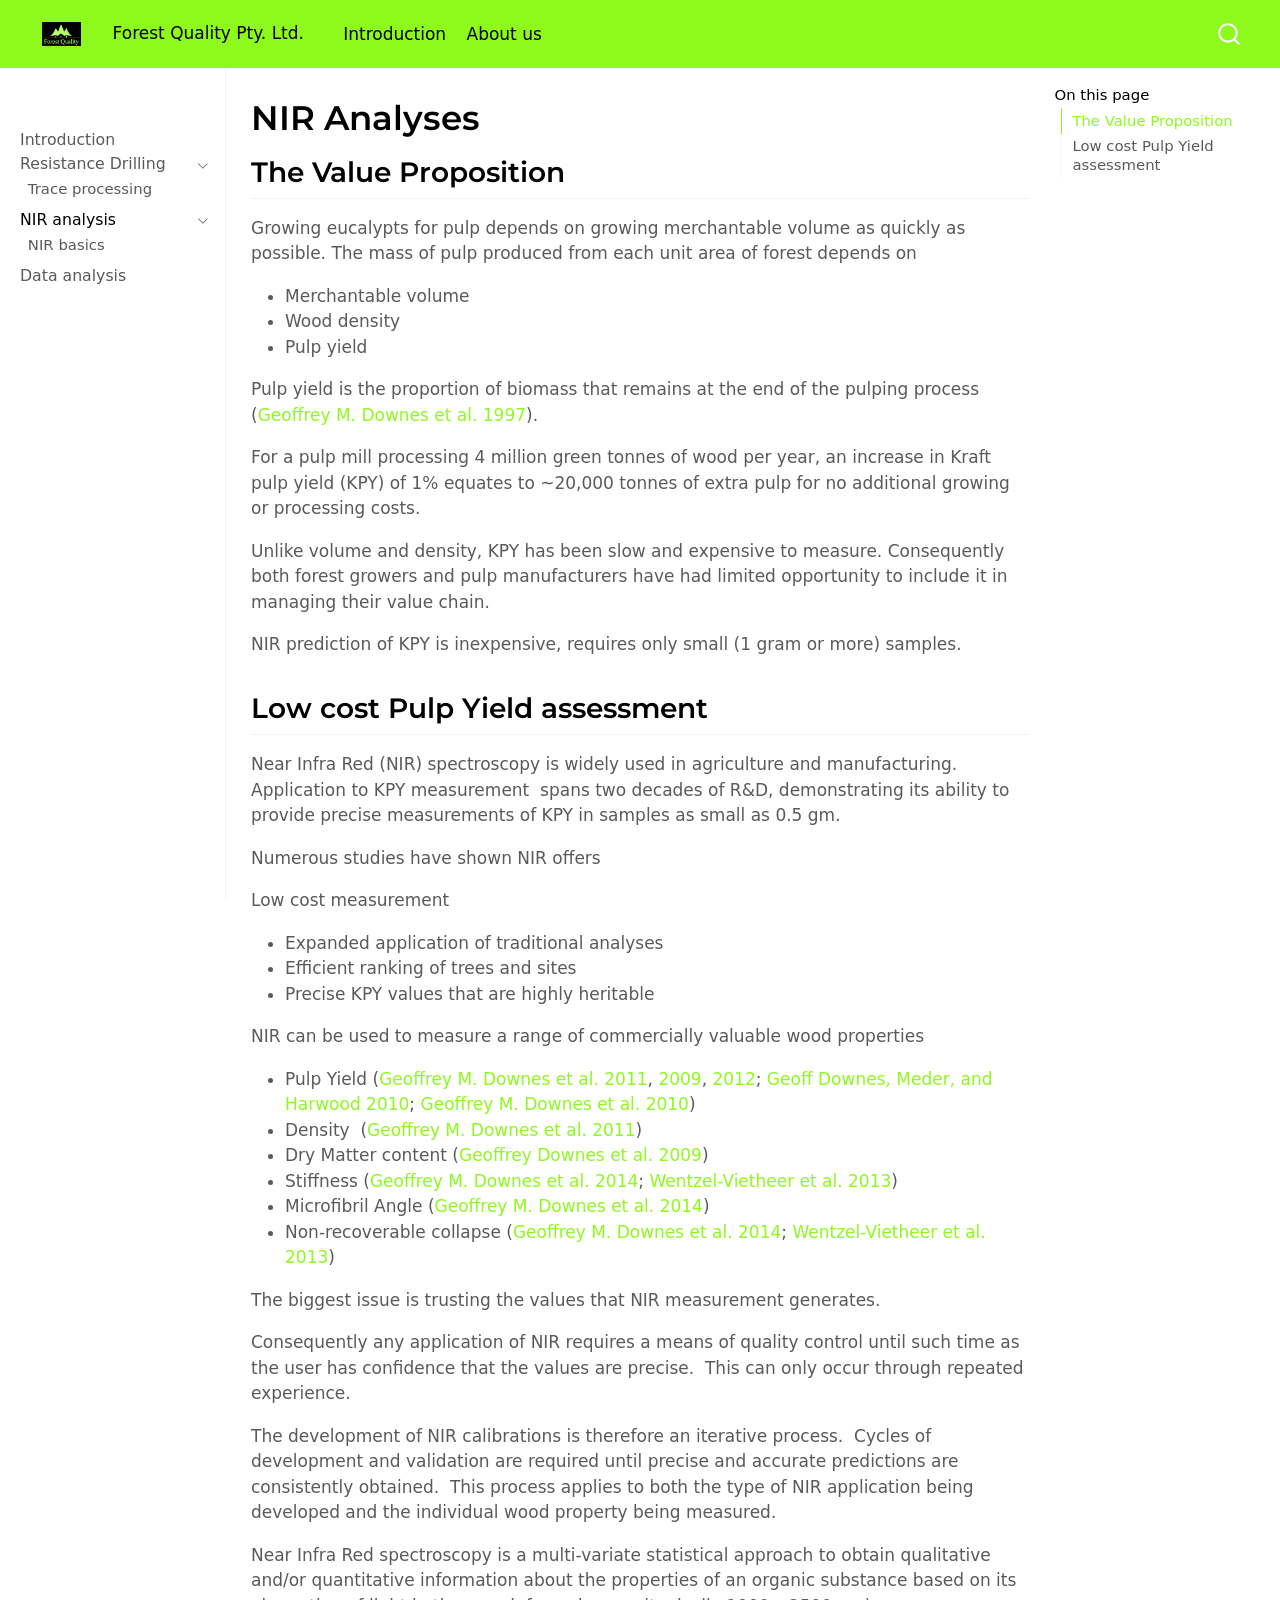
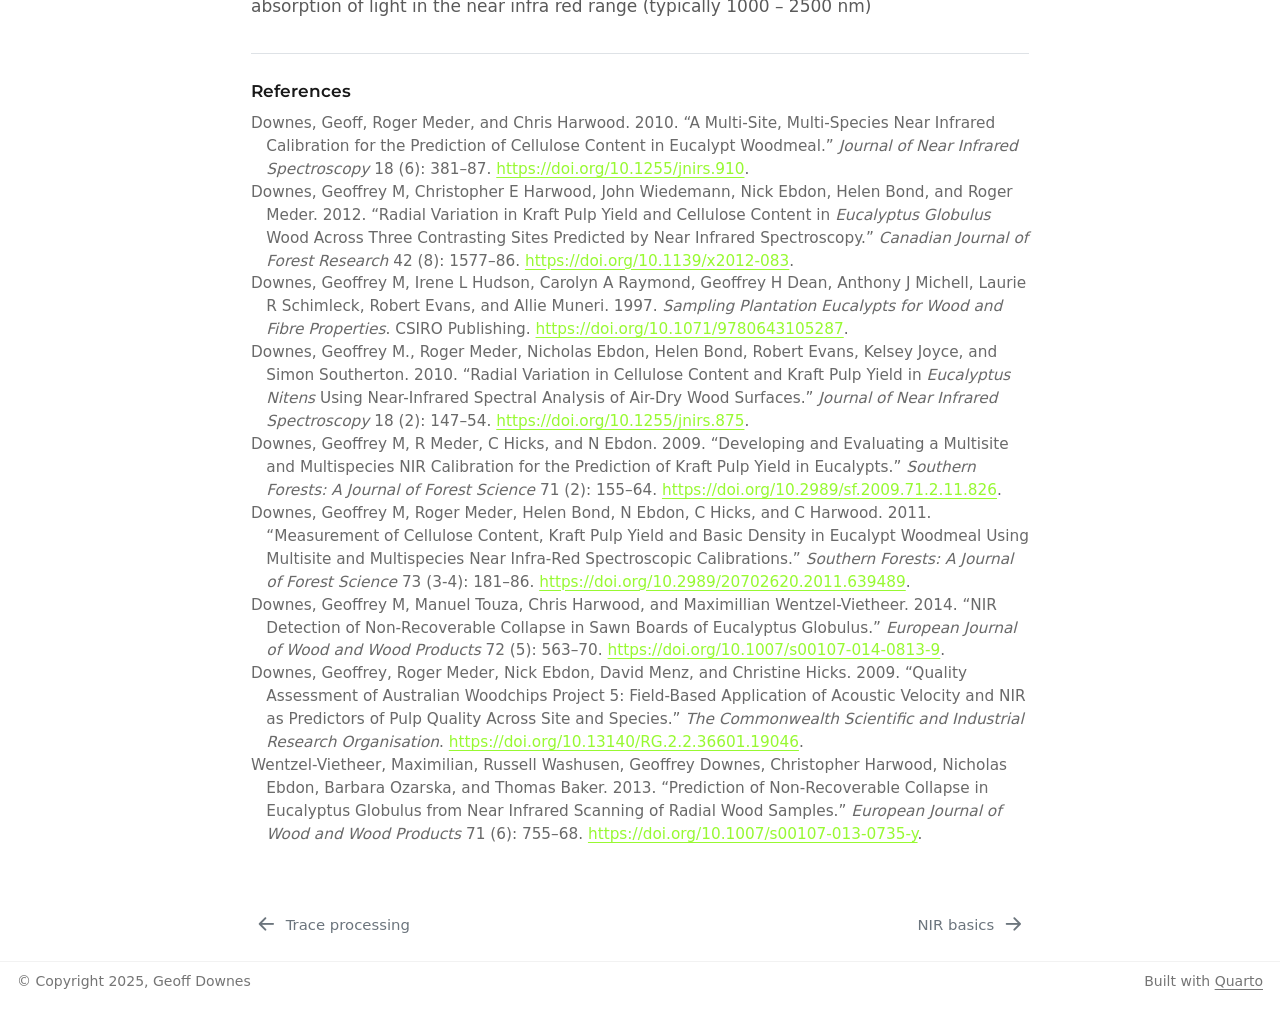
<file: docs/NIR-Analysis (# Name clash 2025-04-22 8qo12dC #).html>
<!DOCTYPE html>
<html xmlns="http://www.w3.org/1999/xhtml" lang="en" xml:lang="en"><head>

<meta charset="utf-8">
<meta name="generator" content="quarto-1.5.57">

<meta name="viewport" content="width=device-width, initial-scale=1.0, user-scalable=yes">


<title>NIR Analyses – Forest Quality Pty. Ltd.</title>
<style>
code{white-space: pre-wrap;}
span.smallcaps{font-variant: small-caps;}
div.columns{display: flex; gap: min(4vw, 1.5em);}
div.column{flex: auto; overflow-x: auto;}
div.hanging-indent{margin-left: 1.5em; text-indent: -1.5em;}
ul.task-list{list-style: none;}
ul.task-list li input[type="checkbox"] {
  width: 0.8em;
  margin: 0 0.8em 0.2em -1em; /* quarto-specific, see https://github.com/quarto-dev/quarto-cli/issues/4556 */ 
  vertical-align: middle;
}
/* CSS for citations */
div.csl-bib-body { }
div.csl-entry {
  clear: both;
  margin-bottom: 0em;
}
.hanging-indent div.csl-entry {
  margin-left:2em;
  text-indent:-2em;
}
div.csl-left-margin {
  min-width:2em;
  float:left;
}
div.csl-right-inline {
  margin-left:2em;
  padding-left:1em;
}
div.csl-indent {
  margin-left: 2em;
}</style>


<script src="site_libs/quarto-nav/quarto-nav.js"></script>
<script src="site_libs/quarto-nav/headroom.min.js"></script>
<script src="site_libs/clipboard/clipboard.min.js"></script>
<script src="site_libs/quarto-search/autocomplete.umd.js"></script>
<script src="site_libs/quarto-search/fuse.min.js"></script>
<script src="site_libs/quarto-search/quarto-search.js"></script>
<meta name="quarto:offset" content="./">
<link href="./NIR-basics.html" rel="next">
<link href="./Quantitative-Analysis.html" rel="prev">
<script src="site_libs/quarto-html/quarto.js"></script>
<script src="site_libs/quarto-html/popper.min.js"></script>
<script src="site_libs/quarto-html/tippy.umd.min.js"></script>
<script src="site_libs/quarto-html/anchor.min.js"></script>
<link href="site_libs/quarto-html/tippy.css" rel="stylesheet">
<link href="site_libs/quarto-html/quarto-syntax-highlighting.css" rel="stylesheet" id="quarto-text-highlighting-styles">
<script src="site_libs/bootstrap/bootstrap.min.js"></script>
<link href="site_libs/bootstrap/bootstrap-icons.css" rel="stylesheet">
<link href="site_libs/bootstrap/bootstrap.min.css" rel="stylesheet" id="quarto-bootstrap" data-mode="light">
<script id="quarto-search-options" type="application/json">{
  "location": "navbar",
  "copy-button": false,
  "collapse-after": 3,
  "panel-placement": "end",
  "type": "overlay",
  "limit": 50,
  "keyboard-shortcut": [
    "f",
    "/",
    "s"
  ],
  "show-item-context": false,
  "language": {
    "search-no-results-text": "No results",
    "search-matching-documents-text": "matching documents",
    "search-copy-link-title": "Copy link to search",
    "search-hide-matches-text": "Hide additional matches",
    "search-more-match-text": "more match in this document",
    "search-more-matches-text": "more matches in this document",
    "search-clear-button-title": "Clear",
    "search-text-placeholder": "",
    "search-detached-cancel-button-title": "Cancel",
    "search-submit-button-title": "Submit",
    "search-label": "Search"
  }
}</script>


</head>

<body class="nav-sidebar docked nav-fixed">

<div id="quarto-search-results"></div>
  <header id="quarto-header" class="headroom fixed-top">
    <nav class="navbar navbar-expand-lg " data-bs-theme="dark">
      <div class="navbar-container container-fluid">
      <div class="navbar-brand-container mx-auto">
    <a href="./index.html" class="navbar-brand navbar-brand-logo">
    <img src="././images/LogoCompact.png" alt="" class="navbar-logo">
    </a>
    <a class="navbar-brand" href="./index.html">
    <span class="navbar-title">Forest Quality Pty. Ltd.</span>
    </a>
  </div>
            <div id="quarto-search" class="" title="Search"></div>
          <button class="navbar-toggler" type="button" data-bs-toggle="collapse" data-bs-target="#navbarCollapse" aria-controls="navbarCollapse" role="menu" aria-expanded="false" aria-label="Toggle navigation" onclick="if (window.quartoToggleHeadroom) { window.quartoToggleHeadroom(); }">
  <span class="navbar-toggler-icon"></span>
</button>
          <div class="collapse navbar-collapse" id="navbarCollapse">
            <ul class="navbar-nav navbar-nav-scroll me-auto">
  <li class="nav-item">
    <a class="nav-link" href="./index.html"> 
<span class="menu-text">Introduction</span></a>
  </li>  
  <li class="nav-item">
    <a class="nav-link" href="./About.html"> 
<span class="menu-text">About us</span></a>
  </li>  
</ul>
          </div> <!-- /navcollapse -->
            <div class="quarto-navbar-tools">
</div>
      </div> <!-- /container-fluid -->
    </nav>
  <nav class="quarto-secondary-nav">
    <div class="container-fluid d-flex">
      <button type="button" class="quarto-btn-toggle btn" data-bs-toggle="collapse" role="button" data-bs-target=".quarto-sidebar-collapse-item" aria-controls="quarto-sidebar" aria-expanded="false" aria-label="Toggle sidebar navigation" onclick="if (window.quartoToggleHeadroom) { window.quartoToggleHeadroom(); }">
        <i class="bi bi-layout-text-sidebar-reverse"></i>
      </button>
        <nav class="quarto-page-breadcrumbs" aria-label="breadcrumb"><ol class="breadcrumb"><li class="breadcrumb-item"><a href="./NIR-Analysis.html">NIR analysis</a></li></ol></nav>
        <a class="flex-grow-1" role="navigation" data-bs-toggle="collapse" data-bs-target=".quarto-sidebar-collapse-item" aria-controls="quarto-sidebar" aria-expanded="false" aria-label="Toggle sidebar navigation" onclick="if (window.quartoToggleHeadroom) { window.quartoToggleHeadroom(); }">      
        </a>
      <button type="button" class="btn quarto-search-button" aria-label="Search" onclick="window.quartoOpenSearch();">
        <i class="bi bi-search"></i>
      </button>
    </div>
  </nav>
</header>
<!-- content -->
<div id="quarto-content" class="quarto-container page-columns page-rows-contents page-layout-article page-navbar">
<!-- sidebar -->
  <nav id="quarto-sidebar" class="sidebar collapse collapse-horizontal quarto-sidebar-collapse-item sidebar-navigation docked overflow-auto">
        <div class="mt-2 flex-shrink-0 align-items-center">
        <div class="sidebar-search">
        <div id="quarto-search" class="" title="Search"></div>
        </div>
        </div>
    <div class="sidebar-menu-container"> 
    <ul class="list-unstyled mt-1">
        <li class="sidebar-item sidebar-item-section">
      <span class="sidebar-item-text sidebar-link text-start">
 <span class="menu-text">Introduction</span></span>
  </li>
        <li class="sidebar-item sidebar-item-section">
      <div class="sidebar-item-container"> 
            <a href="./Resistance-Drilling.html" class="sidebar-item-text sidebar-link">
 <span class="menu-text">Resistance Drilling</span></a>
          <a class="sidebar-item-toggle text-start" data-bs-toggle="collapse" data-bs-target="#quarto-sidebar-section-2" role="navigation" aria-expanded="true" aria-label="Toggle section">
            <i class="bi bi-chevron-right ms-2"></i>
          </a> 
      </div>
      <ul id="quarto-sidebar-section-2" class="collapse list-unstyled sidebar-section depth1 show">  
          <li class="sidebar-item">
  <div class="sidebar-item-container"> 
  <a href="./Quantitative-Analysis.html" class="sidebar-item-text sidebar-link">
 <span class="menu-text">Trace processing</span></a>
  </div>
</li>
      </ul>
  </li>
        <li class="sidebar-item sidebar-item-section">
      <div class="sidebar-item-container"> 
            <a href="./NIR-Analysis.html" class="sidebar-item-text sidebar-link active">
 <span class="menu-text">NIR analysis</span></a>
          <a class="sidebar-item-toggle text-start" data-bs-toggle="collapse" data-bs-target="#quarto-sidebar-section-3" role="navigation" aria-expanded="true" aria-label="Toggle section">
            <i class="bi bi-chevron-right ms-2"></i>
          </a> 
      </div>
      <ul id="quarto-sidebar-section-3" class="collapse list-unstyled sidebar-section depth1 show">  
          <li class="sidebar-item">
  <div class="sidebar-item-container"> 
  <a href="./NIR-basics.html" class="sidebar-item-text sidebar-link">
 <span class="menu-text">NIR basics</span></a>
  </div>
</li>
      </ul>
  </li>
        <li class="sidebar-item">
  <div class="sidebar-item-container"> 
  <a href="./Data-Analysis.html" class="sidebar-item-text sidebar-link">
 <span class="menu-text">Data analysis</span></a>
  </div>
</li>
    </ul>
    </div>
</nav>
<div id="quarto-sidebar-glass" class="quarto-sidebar-collapse-item" data-bs-toggle="collapse" data-bs-target=".quarto-sidebar-collapse-item"></div>
<!-- margin-sidebar -->
    <div id="quarto-margin-sidebar" class="sidebar margin-sidebar">
        <nav id="TOC" role="doc-toc" class="toc-active">
    <h2 id="toc-title">On this page</h2>
   
  <ul>
  <li><a href="#the-value-proposition" id="toc-the-value-proposition" class="nav-link active" data-scroll-target="#the-value-proposition">The Value Proposition</a></li>
  <li><a href="#low-cost-pulp-yield-assessment" id="toc-low-cost-pulp-yield-assessment" class="nav-link" data-scroll-target="#low-cost-pulp-yield-assessment">Low cost Pulp Yield assessment</a></li>
  <li><a href="#section" id="toc-section" class="nav-link" data-scroll-target="#section"></a></li>
  </ul>
</nav>
    </div>
<!-- main -->
<main class="content" id="quarto-document-content">

<header id="title-block-header" class="quarto-title-block default">
<div class="quarto-title">
<h1 class="title">NIR Analyses</h1>
</div>



<div class="quarto-title-meta">

    
  
    
  </div>
  


</header>


<section id="the-value-proposition" class="level2">
<h2 class="anchored" data-anchor-id="the-value-proposition">The Value Proposition</h2>
<p>Growing eucalypts for pulp depends on growing merchantable volume as quickly as possible. The mass of pulp produced from each unit area of forest depends on</p>
<ul>
<li>Merchantable volume</li>
<li>Wood density</li>
<li>Pulp yield</li>
</ul>
<p>​Pulp yield is the proportion of biomass that remains at the end of the pulping process <span class="citation" data-cites="downes1997">(<a href="#ref-downes1997" role="doc-biblioref">Geoffrey M. Downes et al. 1997</a>)</span>.</p>
<p>​For a pulp mill processing 4 million green tonnes of wood per year, an increase in Kraft pulp yield (KPY) of 1% equates to ~20,000 tonnes of extra pulp for no additional growing or processing costs.</p>
<p>Unlike volume and density, KPY has been slow and expensive to measure. Consequently both forest growers and pulp manufacturers have had limited opportunity to include it in managing their value chain.</p>
<p>​NIR prediction of KPY is inexpensive, requires only small (1 gram or more) samples.</p>
</section>
<section id="low-cost-pulp-yield-assessment" class="level2">
<h2 class="anchored" data-anchor-id="low-cost-pulp-yield-assessment">Low cost Pulp Yield assessment</h2>
<p>Near Infra Red (NIR) spectroscopy is widely used in agriculture and manufacturing. Application to KPY measurement&nbsp; spans two decades of R&amp;D, demonstrating its ability to provide precise measurements of KPY in samples as small as 0.5 gm.&nbsp;</p>
<p>Numerous studies have shown NIR offers</p>
<p>​Low cost measurement</p>
<ul>
<li>Expanded application of traditional analyses</li>
<li>Efficient ranking of trees and sites</li>
<li>Precise KPY values that are highly heritable</li>
</ul>
<p>NIR can be used to measure a range of commercially valuable wood properties</p>
<ul>
<li>Pulp Yield&nbsp;<span class="citation" data-cites="downes2011 downes2010 downes2010a downes2009 downes2012">(<a href="#ref-downes2011" role="doc-biblioref">Geoffrey M. Downes et al. 2011</a>, <a href="#ref-downes2009" role="doc-biblioref">2009</a>, <a href="#ref-downes2012" role="doc-biblioref">2012</a>; <a href="#ref-downes2010" role="doc-biblioref">Geoff Downes, Meder, and Harwood 2010</a>; <a href="#ref-downes2010a" role="doc-biblioref">Geoffrey M. Downes et al. 2010</a>)</span></li>
<li>Density &nbsp;<span class="citation" data-cites="downes2011">(<a href="#ref-downes2011" role="doc-biblioref">Geoffrey M. Downes et al. 2011</a>)</span></li>
<li>Dry Matter content <span class="citation" data-cites="downes2009a">(<a href="#ref-downes2009a" role="doc-biblioref">Geoffrey Downes et al. 2009</a>)</span></li>
<li>Stiffness <span class="citation" data-cites="downes2014 wentzel-vietheer2013">(<a href="#ref-downes2014" role="doc-biblioref">Geoffrey M. Downes et al. 2014</a>; <a href="#ref-wentzel-vietheer2013" role="doc-biblioref">Wentzel-Vietheer et al. 2013</a>)</span></li>
<li>Microfibril Angle <span class="citation" data-cites="downes2014">(<a href="#ref-downes2014" role="doc-biblioref">Geoffrey M. Downes et al. 2014</a>)</span></li>
<li>Non-recoverable collapse <span class="citation" data-cites="downes2014 wentzel-vietheer2013">(<a href="#ref-downes2014" role="doc-biblioref">Geoffrey M. Downes et al. 2014</a>; <a href="#ref-wentzel-vietheer2013" role="doc-biblioref">Wentzel-Vietheer et al. 2013</a>)</span></li>
</ul>
<p>The biggest issue is trusting the values that NIR measurement generates.&nbsp;</p>
<p>Consequently any application of NIR requires a means of quality control until such time as the user has confidence that the values are precise.&nbsp; This can only occur through repeated experience.</p>
<p>The development of NIR calibrations is therefore an iterative process.&nbsp; Cycles of development and validation are required until precise and accurate predictions are consistently obtained.&nbsp; This process applies to both the type of NIR application being developed and the individual wood property being measured.</p>
<p>Near Infra Red spectroscopy is a multi-variate statistical approach to obtain qualitative and/or quantitative information about the properties of an organic substance based on its absorption of light in the near infra red range (typically 1000 – 2500 nm)</p>
</section>
<section id="section" class="level2">




</section>

<div id="quarto-appendix" class="default"><section class="quarto-appendix-contents" role="doc-bibliography" id="quarto-bibliography"><h2 class="anchored quarto-appendix-heading">References</h2><div id="refs" class="references csl-bib-body hanging-indent" data-entry-spacing="0" role="list">
<div id="ref-downes2010" class="csl-entry" role="listitem">
Downes, Geoff, Roger Meder, and Chris Harwood. 2010. <span>“A Multi-Site, Multi-Species Near Infrared Calibration for the Prediction of Cellulose Content in Eucalypt Woodmeal.”</span> <em>Journal of Near Infrared Spectroscopy</em> 18 (6): 381–87. <a href="https://doi.org/10.1255/jnirs.910">https://doi.org/10.1255/jnirs.910</a>.
</div>
<div id="ref-downes2012" class="csl-entry" role="listitem">
Downes, Geoffrey M, Christopher E Harwood, John Wiedemann, Nick Ebdon, Helen Bond, and Roger Meder. 2012. <span>“Radial Variation in Kraft Pulp Yield and Cellulose Content in <span><em>Eucalyptus Globulus</em></span> Wood Across Three Contrasting Sites Predicted by Near Infrared Spectroscopy.”</span> <em>Canadian Journal of Forest Research</em> 42 (8): 1577–86. <a href="https://doi.org/10.1139/x2012-083">https://doi.org/10.1139/x2012-083</a>.
</div>
<div id="ref-downes1997" class="csl-entry" role="listitem">
Downes, Geoffrey M, Irene L Hudson, Carolyn A Raymond, Geoffrey H Dean, Anthony J Michell, Laurie R Schimleck, Robert Evans, and Allie Muneri. 1997. <em>Sampling Plantation Eucalypts for Wood and Fibre Properties</em>. CSIRO Publishing. <a href="https://doi.org/10.1071/9780643105287">https://doi.org/10.1071/9780643105287</a>.
</div>
<div id="ref-downes2010a" class="csl-entry" role="listitem">
Downes, Geoffrey M., Roger Meder, Nicholas Ebdon, Helen Bond, Robert Evans, Kelsey Joyce, and Simon Southerton. 2010. <span>“Radial Variation in Cellulose Content and Kraft Pulp Yield in <span><em>Eucalyptus Nitens</em></span> Using Near-Infrared Spectral Analysis of Air-Dry Wood Surfaces.”</span> <em>Journal of Near Infrared Spectroscopy</em> 18 (2): 147–54. <a href="https://doi.org/10.1255/jnirs.875">https://doi.org/10.1255/jnirs.875</a>.
</div>
<div id="ref-downes2009" class="csl-entry" role="listitem">
Downes, Geoffrey M, R Meder, C Hicks, and N Ebdon. 2009. <span>“Developing and Evaluating a Multisite and Multispecies NIR Calibration for the Prediction of Kraft Pulp Yield in Eucalypts.”</span> <em>Southern Forests: A Journal of Forest Science</em> 71 (2): 155–64. <a href="https://doi.org/10.2989/sf.2009.71.2.11.826">https://doi.org/10.2989/sf.2009.71.2.11.826</a>.
</div>
<div id="ref-downes2011" class="csl-entry" role="listitem">
Downes, Geoffrey M, Roger Meder, Helen Bond, N Ebdon, C Hicks, and C Harwood. 2011. <span>“Measurement of Cellulose Content, Kraft Pulp Yield and Basic Density in Eucalypt Woodmeal Using Multisite and Multispecies Near Infra-Red Spectroscopic Calibrations.”</span> <em>Southern Forests: A Journal of Forest Science</em> 73 (3-4): 181–86. <a href="https://doi.org/10.2989/20702620.2011.639489">https://doi.org/10.2989/20702620.2011.639489</a>.
</div>
<div id="ref-downes2014" class="csl-entry" role="listitem">
Downes, Geoffrey M, Manuel Touza, Chris Harwood, and Maximillian Wentzel-Vietheer. 2014. <span>“NIR Detection of Non-Recoverable Collapse in Sawn Boards of Eucalyptus Globulus.”</span> <em>European Journal of Wood and Wood Products</em> 72 (5): 563–70. <a href="https://doi.org/10.1007/s00107-014-0813-9">https://doi.org/10.1007/s00107-014-0813-9</a>.
</div>
<div id="ref-downes2009a" class="csl-entry" role="listitem">
Downes, Geoffrey, Roger Meder, Nick Ebdon, David Menz, and Christine Hicks. 2009. <span>“Quality Assessment of Australian Woodchips Project 5: Field-Based Application of Acoustic Velocity and NIR as Predictors of Pulp Quality Across Site and Species.”</span> <em>The Commonwealth Scientific and Industrial Research Organisation</em>. <a href="https://doi.org/10.13140/RG.2.2.36601.19046">https://doi.org/10.13140/RG.2.2.36601.19046</a>.
</div>
<div id="ref-wentzel-vietheer2013" class="csl-entry" role="listitem">
Wentzel-Vietheer, Maximilian, Russell Washusen, Geoffrey Downes, Christopher Harwood, Nicholas Ebdon, Barbara Ozarska, and Thomas Baker. 2013. <span>“Prediction of Non-Recoverable Collapse in Eucalyptus Globulus from Near Infrared Scanning of Radial Wood Samples.”</span> <em>European Journal of Wood and Wood Products</em> 71 (6): 755–68. <a href="https://doi.org/10.1007/s00107-013-0735-y">https://doi.org/10.1007/s00107-013-0735-y</a>.
</div>
</div></section></div></main> <!-- /main -->
<script id="quarto-html-after-body" type="application/javascript">
window.document.addEventListener("DOMContentLoaded", function (event) {
  const toggleBodyColorMode = (bsSheetEl) => {
    const mode = bsSheetEl.getAttribute("data-mode");
    const bodyEl = window.document.querySelector("body");
    if (mode === "dark") {
      bodyEl.classList.add("quarto-dark");
      bodyEl.classList.remove("quarto-light");
    } else {
      bodyEl.classList.add("quarto-light");
      bodyEl.classList.remove("quarto-dark");
    }
  }
  const toggleBodyColorPrimary = () => {
    const bsSheetEl = window.document.querySelector("link#quarto-bootstrap");
    if (bsSheetEl) {
      toggleBodyColorMode(bsSheetEl);
    }
  }
  toggleBodyColorPrimary();  
  const icon = "";
  const anchorJS = new window.AnchorJS();
  anchorJS.options = {
    placement: 'right',
    icon: icon
  };
  anchorJS.add('.anchored');
  const isCodeAnnotation = (el) => {
    for (const clz of el.classList) {
      if (clz.startsWith('code-annotation-')) {                     
        return true;
      }
    }
    return false;
  }
  const onCopySuccess = function(e) {
    // button target
    const button = e.trigger;
    // don't keep focus
    button.blur();
    // flash "checked"
    button.classList.add('code-copy-button-checked');
    var currentTitle = button.getAttribute("title");
    button.setAttribute("title", "Copied!");
    let tooltip;
    if (window.bootstrap) {
      button.setAttribute("data-bs-toggle", "tooltip");
      button.setAttribute("data-bs-placement", "left");
      button.setAttribute("data-bs-title", "Copied!");
      tooltip = new bootstrap.Tooltip(button, 
        { trigger: "manual", 
          customClass: "code-copy-button-tooltip",
          offset: [0, -8]});
      tooltip.show();    
    }
    setTimeout(function() {
      if (tooltip) {
        tooltip.hide();
        button.removeAttribute("data-bs-title");
        button.removeAttribute("data-bs-toggle");
        button.removeAttribute("data-bs-placement");
      }
      button.setAttribute("title", currentTitle);
      button.classList.remove('code-copy-button-checked');
    }, 1000);
    // clear code selection
    e.clearSelection();
  }
  const getTextToCopy = function(trigger) {
      const codeEl = trigger.previousElementSibling.cloneNode(true);
      for (const childEl of codeEl.children) {
        if (isCodeAnnotation(childEl)) {
          childEl.remove();
        }
      }
      return codeEl.innerText;
  }
  const clipboard = new window.ClipboardJS('.code-copy-button:not([data-in-quarto-modal])', {
    text: getTextToCopy
  });
  clipboard.on('success', onCopySuccess);
  if (window.document.getElementById('quarto-embedded-source-code-modal')) {
    // For code content inside modals, clipBoardJS needs to be initialized with a container option
    // TODO: Check when it could be a function (https://github.com/zenorocha/clipboard.js/issues/860)
    const clipboardModal = new window.ClipboardJS('.code-copy-button[data-in-quarto-modal]', {
      text: getTextToCopy,
      container: window.document.getElementById('quarto-embedded-source-code-modal')
    });
    clipboardModal.on('success', onCopySuccess);
  }
    var localhostRegex = new RegExp(/^(?:http|https):\/\/localhost\:?[0-9]*\//);
    var mailtoRegex = new RegExp(/^mailto:/);
      var filterRegex = new RegExp('/' + window.location.host + '/');
    var isInternal = (href) => {
        return filterRegex.test(href) || localhostRegex.test(href) || mailtoRegex.test(href);
    }
    // Inspect non-navigation links and adorn them if external
 	var links = window.document.querySelectorAll('a[href]:not(.nav-link):not(.navbar-brand):not(.toc-action):not(.sidebar-link):not(.sidebar-item-toggle):not(.pagination-link):not(.no-external):not([aria-hidden]):not(.dropdown-item):not(.quarto-navigation-tool):not(.about-link)');
    for (var i=0; i<links.length; i++) {
      const link = links[i];
      if (!isInternal(link.href)) {
        // undo the damage that might have been done by quarto-nav.js in the case of
        // links that we want to consider external
        if (link.dataset.originalHref !== undefined) {
          link.href = link.dataset.originalHref;
        }
      }
    }
  function tippyHover(el, contentFn, onTriggerFn, onUntriggerFn) {
    const config = {
      allowHTML: true,
      maxWidth: 500,
      delay: 100,
      arrow: false,
      appendTo: function(el) {
          return el.parentElement;
      },
      interactive: true,
      interactiveBorder: 10,
      theme: 'quarto',
      placement: 'bottom-start',
    };
    if (contentFn) {
      config.content = contentFn;
    }
    if (onTriggerFn) {
      config.onTrigger = onTriggerFn;
    }
    if (onUntriggerFn) {
      config.onUntrigger = onUntriggerFn;
    }
    window.tippy(el, config); 
  }
  const noterefs = window.document.querySelectorAll('a[role="doc-noteref"]');
  for (var i=0; i<noterefs.length; i++) {
    const ref = noterefs[i];
    tippyHover(ref, function() {
      // use id or data attribute instead here
      let href = ref.getAttribute('data-footnote-href') || ref.getAttribute('href');
      try { href = new URL(href).hash; } catch {}
      const id = href.replace(/^#\/?/, "");
      const note = window.document.getElementById(id);
      if (note) {
        return note.innerHTML;
      } else {
        return "";
      }
    });
  }
  const xrefs = window.document.querySelectorAll('a.quarto-xref');
  const processXRef = (id, note) => {
    // Strip column container classes
    const stripColumnClz = (el) => {
      el.classList.remove("page-full", "page-columns");
      if (el.children) {
        for (const child of el.children) {
          stripColumnClz(child);
        }
      }
    }
    stripColumnClz(note)
    if (id === null || id.startsWith('sec-')) {
      // Special case sections, only their first couple elements
      const container = document.createElement("div");
      if (note.children && note.children.length > 2) {
        container.appendChild(note.children[0].cloneNode(true));
        for (let i = 1; i < note.children.length; i++) {
          const child = note.children[i];
          if (child.tagName === "P" && child.innerText === "") {
            continue;
          } else {
            container.appendChild(child.cloneNode(true));
            break;
          }
        }
        if (window.Quarto?.typesetMath) {
          window.Quarto.typesetMath(container);
        }
        return container.innerHTML
      } else {
        if (window.Quarto?.typesetMath) {
          window.Quarto.typesetMath(note);
        }
        return note.innerHTML;
      }
    } else {
      // Remove any anchor links if they are present
      const anchorLink = note.querySelector('a.anchorjs-link');
      if (anchorLink) {
        anchorLink.remove();
      }
      if (window.Quarto?.typesetMath) {
        window.Quarto.typesetMath(note);
      }
      // TODO in 1.5, we should make sure this works without a callout special case
      if (note.classList.contains("callout")) {
        return note.outerHTML;
      } else {
        return note.innerHTML;
      }
    }
  }
  for (var i=0; i<xrefs.length; i++) {
    const xref = xrefs[i];
    tippyHover(xref, undefined, function(instance) {
      instance.disable();
      let url = xref.getAttribute('href');
      let hash = undefined; 
      if (url.startsWith('#')) {
        hash = url;
      } else {
        try { hash = new URL(url).hash; } catch {}
      }
      if (hash) {
        const id = hash.replace(/^#\/?/, "");
        const note = window.document.getElementById(id);
        if (note !== null) {
          try {
            const html = processXRef(id, note.cloneNode(true));
            instance.setContent(html);
          } finally {
            instance.enable();
            instance.show();
          }
        } else {
          // See if we can fetch this
          fetch(url.split('#')[0])
          .then(res => res.text())
          .then(html => {
            const parser = new DOMParser();
            const htmlDoc = parser.parseFromString(html, "text/html");
            const note = htmlDoc.getElementById(id);
            if (note !== null) {
              const html = processXRef(id, note);
              instance.setContent(html);
            } 
          }).finally(() => {
            instance.enable();
            instance.show();
          });
        }
      } else {
        // See if we can fetch a full url (with no hash to target)
        // This is a special case and we should probably do some content thinning / targeting
        fetch(url)
        .then(res => res.text())
        .then(html => {
          const parser = new DOMParser();
          const htmlDoc = parser.parseFromString(html, "text/html");
          const note = htmlDoc.querySelector('main.content');
          if (note !== null) {
            // This should only happen for chapter cross references
            // (since there is no id in the URL)
            // remove the first header
            if (note.children.length > 0 && note.children[0].tagName === "HEADER") {
              note.children[0].remove();
            }
            const html = processXRef(null, note);
            instance.setContent(html);
          } 
        }).finally(() => {
          instance.enable();
          instance.show();
        });
      }
    }, function(instance) {
    });
  }
      let selectedAnnoteEl;
      const selectorForAnnotation = ( cell, annotation) => {
        let cellAttr = 'data-code-cell="' + cell + '"';
        let lineAttr = 'data-code-annotation="' +  annotation + '"';
        const selector = 'span[' + cellAttr + '][' + lineAttr + ']';
        return selector;
      }
      const selectCodeLines = (annoteEl) => {
        const doc = window.document;
        const targetCell = annoteEl.getAttribute("data-target-cell");
        const targetAnnotation = annoteEl.getAttribute("data-target-annotation");
        const annoteSpan = window.document.querySelector(selectorForAnnotation(targetCell, targetAnnotation));
        const lines = annoteSpan.getAttribute("data-code-lines").split(",");
        const lineIds = lines.map((line) => {
          return targetCell + "-" + line;
        })
        let top = null;
        let height = null;
        let parent = null;
        if (lineIds.length > 0) {
            //compute the position of the single el (top and bottom and make a div)
            const el = window.document.getElementById(lineIds[0]);
            top = el.offsetTop;
            height = el.offsetHeight;
            parent = el.parentElement.parentElement;
          if (lineIds.length > 1) {
            const lastEl = window.document.getElementById(lineIds[lineIds.length - 1]);
            const bottom = lastEl.offsetTop + lastEl.offsetHeight;
            height = bottom - top;
          }
          if (top !== null && height !== null && parent !== null) {
            // cook up a div (if necessary) and position it 
            let div = window.document.getElementById("code-annotation-line-highlight");
            if (div === null) {
              div = window.document.createElement("div");
              div.setAttribute("id", "code-annotation-line-highlight");
              div.style.position = 'absolute';
              parent.appendChild(div);
            }
            div.style.top = top - 2 + "px";
            div.style.height = height + 4 + "px";
            div.style.left = 0;
            let gutterDiv = window.document.getElementById("code-annotation-line-highlight-gutter");
            if (gutterDiv === null) {
              gutterDiv = window.document.createElement("div");
              gutterDiv.setAttribute("id", "code-annotation-line-highlight-gutter");
              gutterDiv.style.position = 'absolute';
              const codeCell = window.document.getElementById(targetCell);
              const gutter = codeCell.querySelector('.code-annotation-gutter');
              gutter.appendChild(gutterDiv);
            }
            gutterDiv.style.top = top - 2 + "px";
            gutterDiv.style.height = height + 4 + "px";
          }
          selectedAnnoteEl = annoteEl;
        }
      };
      const unselectCodeLines = () => {
        const elementsIds = ["code-annotation-line-highlight", "code-annotation-line-highlight-gutter"];
        elementsIds.forEach((elId) => {
          const div = window.document.getElementById(elId);
          if (div) {
            div.remove();
          }
        });
        selectedAnnoteEl = undefined;
      };
        // Handle positioning of the toggle
    window.addEventListener(
      "resize",
      throttle(() => {
        elRect = undefined;
        if (selectedAnnoteEl) {
          selectCodeLines(selectedAnnoteEl);
        }
      }, 10)
    );
    function throttle(fn, ms) {
    let throttle = false;
    let timer;
      return (...args) => {
        if(!throttle) { // first call gets through
            fn.apply(this, args);
            throttle = true;
        } else { // all the others get throttled
            if(timer) clearTimeout(timer); // cancel #2
            timer = setTimeout(() => {
              fn.apply(this, args);
              timer = throttle = false;
            }, ms);
        }
      };
    }
      // Attach click handler to the DT
      const annoteDls = window.document.querySelectorAll('dt[data-target-cell]');
      for (const annoteDlNode of annoteDls) {
        annoteDlNode.addEventListener('click', (event) => {
          const clickedEl = event.target;
          if (clickedEl !== selectedAnnoteEl) {
            unselectCodeLines();
            const activeEl = window.document.querySelector('dt[data-target-cell].code-annotation-active');
            if (activeEl) {
              activeEl.classList.remove('code-annotation-active');
            }
            selectCodeLines(clickedEl);
            clickedEl.classList.add('code-annotation-active');
          } else {
            // Unselect the line
            unselectCodeLines();
            clickedEl.classList.remove('code-annotation-active');
          }
        });
      }
  const findCites = (el) => {
    const parentEl = el.parentElement;
    if (parentEl) {
      const cites = parentEl.dataset.cites;
      if (cites) {
        return {
          el,
          cites: cites.split(' ')
        };
      } else {
        return findCites(el.parentElement)
      }
    } else {
      return undefined;
    }
  };
  var bibliorefs = window.document.querySelectorAll('a[role="doc-biblioref"]');
  for (var i=0; i<bibliorefs.length; i++) {
    const ref = bibliorefs[i];
    const citeInfo = findCites(ref);
    if (citeInfo) {
      tippyHover(citeInfo.el, function() {
        var popup = window.document.createElement('div');
        citeInfo.cites.forEach(function(cite) {
          var citeDiv = window.document.createElement('div');
          citeDiv.classList.add('hanging-indent');
          citeDiv.classList.add('csl-entry');
          var biblioDiv = window.document.getElementById('ref-' + cite);
          if (biblioDiv) {
            citeDiv.innerHTML = biblioDiv.innerHTML;
          }
          popup.appendChild(citeDiv);
        });
        return popup.innerHTML;
      });
    }
  }
});
</script>
<nav class="page-navigation">
  <div class="nav-page nav-page-previous">
      <a href="./Quantitative-Analysis.html" class="pagination-link" aria-label="Trace processing">
        <i class="bi bi-arrow-left-short"></i> <span class="nav-page-text">Trace processing</span>
      </a>          
  </div>
  <div class="nav-page nav-page-next">
      <a href="./NIR-basics.html" class="pagination-link" aria-label="NIR basics">
        <span class="nav-page-text">NIR basics</span> <i class="bi bi-arrow-right-short"></i>
      </a>
  </div>
</nav>
</div> <!-- /content -->
<footer class="footer">
  <div class="nav-footer">
    <div class="nav-footer-left">
<p>© Copyright 2025, Geoff Downes</p>
</div>   
    <div class="nav-footer-center">
      &nbsp;
    </div>
    <div class="nav-footer-right">
<p>Built with <a href="https://quarto.org/">Quarto</a></p>
</div>
  </div>
</footer>




</body></html>
</file>
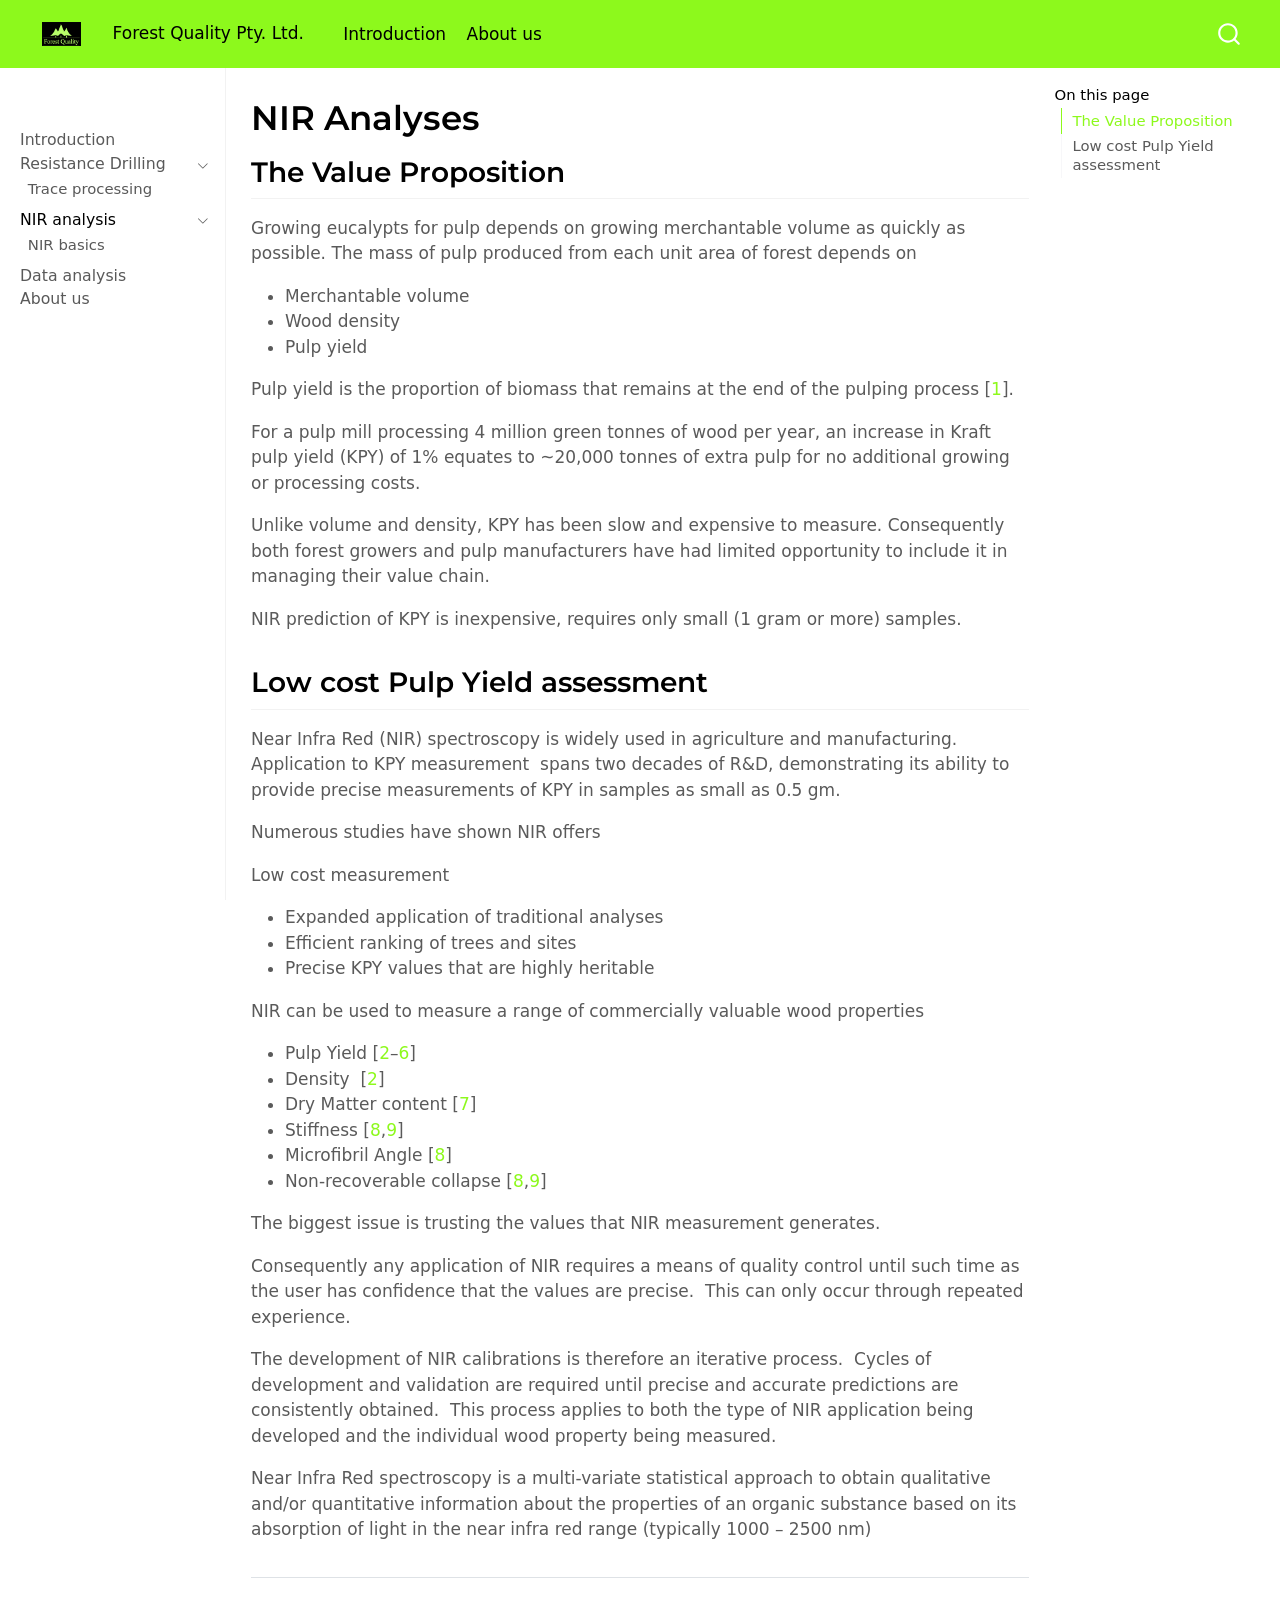
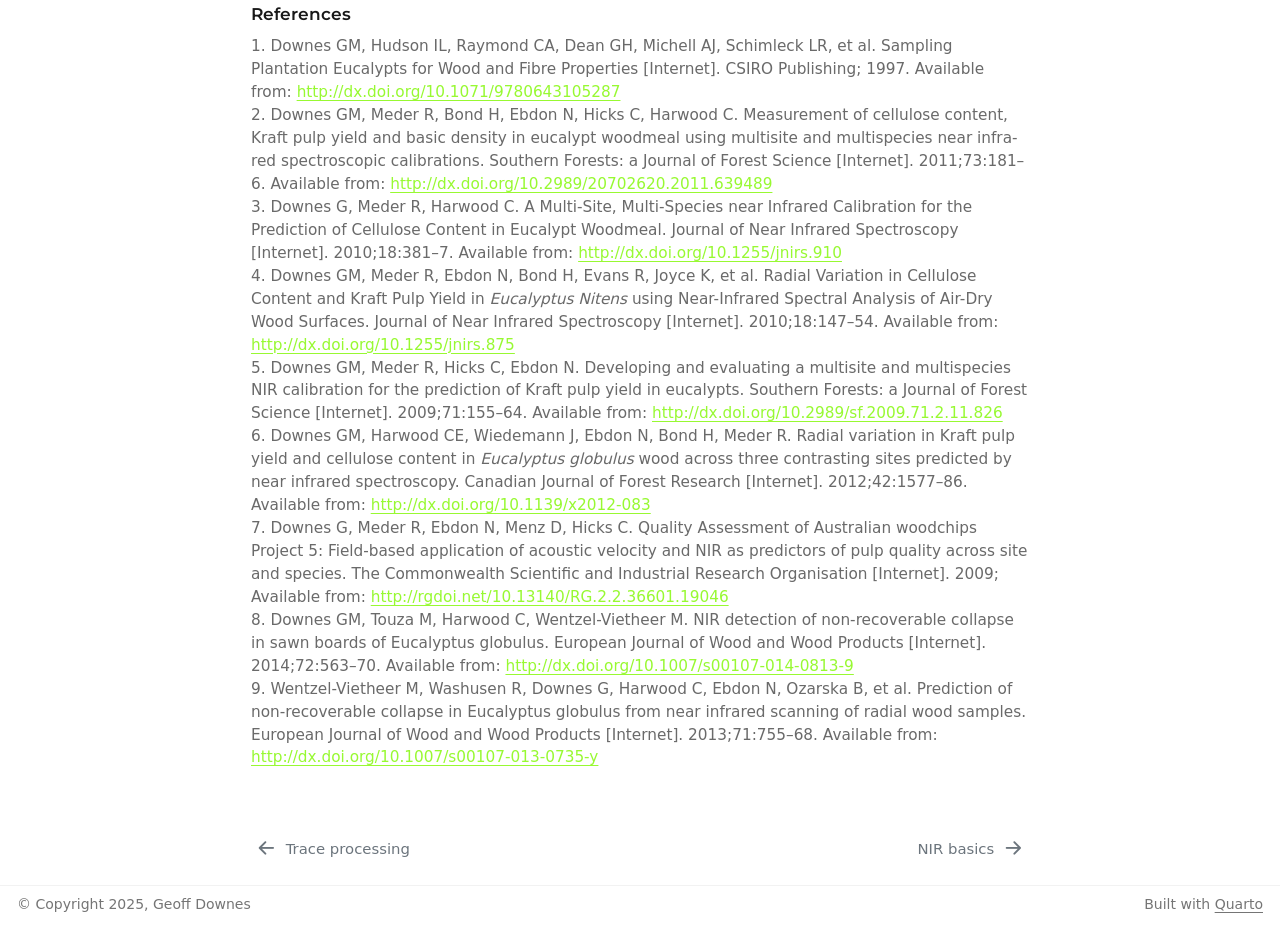
<file: docs/NIR-Analysis.html>
<!DOCTYPE html>
<html xmlns="http://www.w3.org/1999/xhtml" lang="en" xml:lang="en"><head>

<meta charset="utf-8">
<meta name="generator" content="quarto-1.5.57">

<meta name="viewport" content="width=device-width, initial-scale=1.0, user-scalable=yes">


<title>NIR Analyses – Forest Quality Pty. Ltd.</title>
<style>
code{white-space: pre-wrap;}
span.smallcaps{font-variant: small-caps;}
div.columns{display: flex; gap: min(4vw, 1.5em);}
div.column{flex: auto; overflow-x: auto;}
div.hanging-indent{margin-left: 1.5em; text-indent: -1.5em;}
ul.task-list{list-style: none;}
ul.task-list li input[type="checkbox"] {
  width: 0.8em;
  margin: 0 0.8em 0.2em -1em; /* quarto-specific, see https://github.com/quarto-dev/quarto-cli/issues/4556 */ 
  vertical-align: middle;
}
/* CSS for citations */
div.csl-bib-body { }
div.csl-entry {
  clear: both;
}
.hanging-indent div.csl-entry {
  margin-left:2em;
  text-indent:-2em;
}
div.csl-left-margin {
  min-width:2em;
  float:left;
}
div.csl-right-inline {
  margin-left:2em;
  padding-left:1em;
}
div.csl-indent {
  margin-left: 2em;
}</style>


<script src="site_libs/quarto-nav/quarto-nav.js"></script>
<script src="site_libs/quarto-nav/headroom.min.js"></script>
<script src="site_libs/clipboard/clipboard.min.js"></script>
<script src="site_libs/quarto-search/autocomplete.umd.js"></script>
<script src="site_libs/quarto-search/fuse.min.js"></script>
<script src="site_libs/quarto-search/quarto-search.js"></script>
<meta name="quarto:offset" content="./">
<link href="./NIR-basics.html" rel="next">
<link href="./Quantitative-Analysis.html" rel="prev">
<script src="site_libs/quarto-html/quarto.js"></script>
<script src="site_libs/quarto-html/popper.min.js"></script>
<script src="site_libs/quarto-html/tippy.umd.min.js"></script>
<script src="site_libs/quarto-html/anchor.min.js"></script>
<link href="site_libs/quarto-html/tippy.css" rel="stylesheet">
<link href="site_libs/quarto-html/quarto-syntax-highlighting.css" rel="stylesheet" id="quarto-text-highlighting-styles">
<script src="site_libs/bootstrap/bootstrap.min.js"></script>
<link href="site_libs/bootstrap/bootstrap-icons.css" rel="stylesheet">
<link href="site_libs/bootstrap/bootstrap.min.css" rel="stylesheet" id="quarto-bootstrap" data-mode="light">
<script id="quarto-search-options" type="application/json">{
  "location": "navbar",
  "copy-button": false,
  "collapse-after": 3,
  "panel-placement": "end",
  "type": "overlay",
  "limit": 50,
  "keyboard-shortcut": [
    "f",
    "/",
    "s"
  ],
  "show-item-context": false,
  "language": {
    "search-no-results-text": "No results",
    "search-matching-documents-text": "matching documents",
    "search-copy-link-title": "Copy link to search",
    "search-hide-matches-text": "Hide additional matches",
    "search-more-match-text": "more match in this document",
    "search-more-matches-text": "more matches in this document",
    "search-clear-button-title": "Clear",
    "search-text-placeholder": "",
    "search-detached-cancel-button-title": "Cancel",
    "search-submit-button-title": "Submit",
    "search-label": "Search"
  }
}</script>


</head>

<body class="nav-sidebar docked nav-fixed">

<div id="quarto-search-results"></div>
  <header id="quarto-header" class="headroom fixed-top">
    <nav class="navbar navbar-expand-lg " data-bs-theme="dark">
      <div class="navbar-container container-fluid">
      <div class="navbar-brand-container mx-auto">
    <a href="./index.html" class="navbar-brand navbar-brand-logo">
    <img src="././images/LogoCompact.png" alt="" class="navbar-logo">
    </a>
    <a class="navbar-brand" href="./index.html">
    <span class="navbar-title">Forest Quality Pty. Ltd.</span>
    </a>
  </div>
            <div id="quarto-search" class="" title="Search"></div>
          <button class="navbar-toggler" type="button" data-bs-toggle="collapse" data-bs-target="#navbarCollapse" aria-controls="navbarCollapse" role="menu" aria-expanded="false" aria-label="Toggle navigation" onclick="if (window.quartoToggleHeadroom) { window.quartoToggleHeadroom(); }">
  <span class="navbar-toggler-icon"></span>
</button>
          <div class="collapse navbar-collapse" id="navbarCollapse">
            <ul class="navbar-nav navbar-nav-scroll me-auto">
  <li class="nav-item">
    <a class="nav-link" href="./index.html"> 
<span class="menu-text">Introduction</span></a>
  </li>  
  <li class="nav-item">
    <a class="nav-link active" href="./About.html" aria-current="page"> 
<span class="menu-text">About us</span></a>
  </li>  
</ul>
          </div> <!-- /navcollapse -->
            <div class="quarto-navbar-tools">
</div>
      </div> <!-- /container-fluid -->
    </nav>
  <nav class="quarto-secondary-nav">
    <div class="container-fluid d-flex">
      <button type="button" class="quarto-btn-toggle btn" data-bs-toggle="collapse" role="button" data-bs-target=".quarto-sidebar-collapse-item" aria-controls="quarto-sidebar" aria-expanded="false" aria-label="Toggle sidebar navigation" onclick="if (window.quartoToggleHeadroom) { window.quartoToggleHeadroom(); }">
        <i class="bi bi-layout-text-sidebar-reverse"></i>
      </button>
        <nav class="quarto-page-breadcrumbs" aria-label="breadcrumb"><ol class="breadcrumb"><li class="breadcrumb-item"><a href="./NIR-Analysis.html">NIR analysis</a></li></ol></nav>
        <a class="flex-grow-1" role="navigation" data-bs-toggle="collapse" data-bs-target=".quarto-sidebar-collapse-item" aria-controls="quarto-sidebar" aria-expanded="false" aria-label="Toggle sidebar navigation" onclick="if (window.quartoToggleHeadroom) { window.quartoToggleHeadroom(); }">      
        </a>
      <button type="button" class="btn quarto-search-button" aria-label="Search" onclick="window.quartoOpenSearch();">
        <i class="bi bi-search"></i>
      </button>
    </div>
  </nav>
</header>
<!-- content -->
<div id="quarto-content" class="quarto-container page-columns page-rows-contents page-layout-article page-navbar">
<!-- sidebar -->
  <nav id="quarto-sidebar" class="sidebar collapse collapse-horizontal quarto-sidebar-collapse-item sidebar-navigation docked overflow-auto">
        <div class="mt-2 flex-shrink-0 align-items-center">
        <div class="sidebar-search">
        <div id="quarto-search" class="" title="Search"></div>
        </div>
        </div>
    <div class="sidebar-menu-container"> 
    <ul class="list-unstyled mt-1">
        <li class="sidebar-item sidebar-item-section">
      <span class="sidebar-item-text sidebar-link text-start">
 <span class="menu-text">Introduction</span></span>
  </li>
        <li class="sidebar-item sidebar-item-section">
      <div class="sidebar-item-container"> 
            <a href="./Resistance-Drilling.html" class="sidebar-item-text sidebar-link">
 <span class="menu-text">Resistance Drilling</span></a>
          <a class="sidebar-item-toggle text-start" data-bs-toggle="collapse" data-bs-target="#quarto-sidebar-section-2" role="navigation" aria-expanded="true" aria-label="Toggle section">
            <i class="bi bi-chevron-right ms-2"></i>
          </a> 
      </div>
      <ul id="quarto-sidebar-section-2" class="collapse list-unstyled sidebar-section depth1 show">  
          <li class="sidebar-item">
  <div class="sidebar-item-container"> 
  <a href="./Quantitative-Analysis.html" class="sidebar-item-text sidebar-link">
 <span class="menu-text">Trace processing</span></a>
  </div>
</li>
      </ul>
  </li>
        <li class="sidebar-item sidebar-item-section">
      <div class="sidebar-item-container"> 
            <a href="./NIR-Analysis.html" class="sidebar-item-text sidebar-link active">
 <span class="menu-text">NIR analysis</span></a>
          <a class="sidebar-item-toggle text-start" data-bs-toggle="collapse" data-bs-target="#quarto-sidebar-section-3" role="navigation" aria-expanded="true" aria-label="Toggle section">
            <i class="bi bi-chevron-right ms-2"></i>
          </a> 
      </div>
      <ul id="quarto-sidebar-section-3" class="collapse list-unstyled sidebar-section depth1 show">  
          <li class="sidebar-item">
  <div class="sidebar-item-container"> 
  <a href="./NIR-basics.html" class="sidebar-item-text sidebar-link">
 <span class="menu-text">NIR basics</span></a>
  </div>
</li>
      </ul>
  </li>
        <li class="sidebar-item">
  <div class="sidebar-item-container"> 
  <a href="./Data-Analysis.html" class="sidebar-item-text sidebar-link">
 <span class="menu-text">Data analysis</span></a>
  </div>
</li>
        <li class="sidebar-item">
  <div class="sidebar-item-container"> 
  <a href="./About.html" class="sidebar-item-text sidebar-link">
 <span class="menu-text">About us</span></a>
  </div>
</li>
    </ul>
    </div>
</nav>
<div id="quarto-sidebar-glass" class="quarto-sidebar-collapse-item" data-bs-toggle="collapse" data-bs-target=".quarto-sidebar-collapse-item"></div>
<!-- margin-sidebar -->
    <div id="quarto-margin-sidebar" class="sidebar margin-sidebar">
        <nav id="TOC" role="doc-toc" class="toc-active">
    <h2 id="toc-title">On this page</h2>
   
  <ul>
  <li><a href="#the-value-proposition" id="toc-the-value-proposition" class="nav-link active" data-scroll-target="#the-value-proposition">The Value Proposition</a></li>
  <li><a href="#low-cost-pulp-yield-assessment" id="toc-low-cost-pulp-yield-assessment" class="nav-link" data-scroll-target="#low-cost-pulp-yield-assessment">Low cost Pulp Yield assessment</a></li>
  <li><a href="#section" id="toc-section" class="nav-link" data-scroll-target="#section"></a></li>
  </ul>
</nav>
    </div>
<!-- main -->
<main class="content" id="quarto-document-content">

<header id="title-block-header" class="quarto-title-block default">
<div class="quarto-title">
<h1 class="title">NIR Analyses</h1>
</div>



<div class="quarto-title-meta">

    
  
    
  </div>
  


</header>


<section id="the-value-proposition" class="level2">
<h2 class="anchored" data-anchor-id="the-value-proposition">The Value Proposition</h2>
<p>Growing eucalypts for pulp depends on growing merchantable volume as quickly as possible. The mass of pulp produced from each unit area of forest depends on</p>
<ul>
<li>Merchantable volume</li>
<li>Wood density</li>
<li>Pulp yield</li>
</ul>
<p>​Pulp yield is the proportion of biomass that remains at the end of the pulping process <span class="citation" data-cites="downes1997">[<a href="#ref-downes1997" role="doc-biblioref">1</a>]</span>.</p>
<p>​For a pulp mill processing 4 million green tonnes of wood per year, an increase in Kraft pulp yield (KPY) of 1% equates to ~20,000 tonnes of extra pulp for no additional growing or processing costs.</p>
<p>Unlike volume and density, KPY has been slow and expensive to measure. Consequently both forest growers and pulp manufacturers have had limited opportunity to include it in managing their value chain.</p>
<p>​NIR prediction of KPY is inexpensive, requires only small (1 gram or more) samples.</p>
</section>
<section id="low-cost-pulp-yield-assessment" class="level2">
<h2 class="anchored" data-anchor-id="low-cost-pulp-yield-assessment">Low cost Pulp Yield assessment</h2>
<p>Near Infra Red (NIR) spectroscopy is widely used in agriculture and manufacturing. Application to KPY measurement&nbsp; spans two decades of R&amp;D, demonstrating its ability to provide precise measurements of KPY in samples as small as 0.5 gm.&nbsp;</p>
<p>Numerous studies have shown NIR offers</p>
<p>​Low cost measurement</p>
<ul>
<li>Expanded application of traditional analyses</li>
<li>Efficient ranking of trees and sites</li>
<li>Precise KPY values that are highly heritable</li>
</ul>
<p>NIR can be used to measure a range of commercially valuable wood properties</p>
<ul>
<li>Pulp Yield&nbsp;<span class="citation" data-cites="downes2011 downes2010 downes2010a downes2009 downes2012">[<a href="#ref-downes2011" role="doc-biblioref">2</a>–<a href="#ref-downes2012" role="doc-biblioref">6</a>]</span></li>
<li>Density &nbsp;<span class="citation" data-cites="downes2011">[<a href="#ref-downes2011" role="doc-biblioref">2</a>]</span></li>
<li>Dry Matter content <span class="citation" data-cites="downes2009a">[<a href="#ref-downes2009a" role="doc-biblioref">7</a>]</span></li>
<li>Stiffness <span class="citation" data-cites="downes2014 wentzel-vietheer2013">[<a href="#ref-downes2014" role="doc-biblioref">8</a>,<a href="#ref-wentzel-vietheer2013" role="doc-biblioref">9</a>]</span></li>
<li>Microfibril Angle <span class="citation" data-cites="downes2014">[<a href="#ref-downes2014" role="doc-biblioref">8</a>]</span></li>
<li>Non-recoverable collapse <span class="citation" data-cites="downes2014 wentzel-vietheer2013">[<a href="#ref-downes2014" role="doc-biblioref">8</a>,<a href="#ref-wentzel-vietheer2013" role="doc-biblioref">9</a>]</span></li>
</ul>
<p>The biggest issue is trusting the values that NIR measurement generates.&nbsp;</p>
<p>Consequently any application of NIR requires a means of quality control until such time as the user has confidence that the values are precise.&nbsp; This can only occur through repeated experience.</p>
<p>The development of NIR calibrations is therefore an iterative process.&nbsp; Cycles of development and validation are required until precise and accurate predictions are consistently obtained.&nbsp; This process applies to both the type of NIR application being developed and the individual wood property being measured.</p>
<p>Near Infra Red spectroscopy is a multi-variate statistical approach to obtain qualitative and/or quantitative information about the properties of an organic substance based on its absorption of light in the near infra red range (typically 1000 – 2500 nm)</p>
</section>
<section id="section" class="level2">




</section>

<div id="quarto-appendix" class="default"><section class="quarto-appendix-contents" role="doc-bibliography" id="quarto-bibliography"><h2 class="anchored quarto-appendix-heading">References</h2><div id="refs" class="references csl-bib-body" role="list">
<div id="ref-downes1997" class="csl-entry" role="listitem">
1. Downes GM, Hudson IL, Raymond CA, Dean GH, Michell AJ, Schimleck LR, et al. Sampling Plantation Eucalypts for Wood and Fibre Properties [Internet]. CSIRO Publishing; 1997. Available from: <a href="http://dx.doi.org/10.1071/9780643105287">http://dx.doi.org/10.1071/9780643105287</a>
</div>
<div id="ref-downes2011" class="csl-entry" role="listitem">
2. Downes GM, Meder R, Bond H, Ebdon N, Hicks C, Harwood C. Measurement of cellulose content, Kraft pulp yield and basic density in eucalypt woodmeal using multisite and multispecies near infra-red spectroscopic calibrations. Southern Forests: a Journal of Forest Science [Internet]. 2011;73:181–6. Available from: <a href="http://dx.doi.org/10.2989/20702620.2011.639489">http://dx.doi.org/10.2989/20702620.2011.639489</a>
</div>
<div id="ref-downes2010" class="csl-entry" role="listitem">
3. Downes G, Meder R, Harwood C. A Multi-Site, Multi-Species near Infrared Calibration for the Prediction of Cellulose Content in Eucalypt Woodmeal. Journal of Near Infrared Spectroscopy [Internet]. 2010;18:381–7. Available from: <a href="http://dx.doi.org/10.1255/jnirs.910">http://dx.doi.org/10.1255/jnirs.910</a>
</div>
<div id="ref-downes2010a" class="csl-entry" role="listitem">
4. Downes GM, Meder R, Ebdon N, Bond H, Evans R, Joyce K, et al. Radial Variation in Cellulose Content and Kraft Pulp Yield in <span><em>Eucalyptus Nitens</em></span> using Near-Infrared Spectral Analysis of Air-Dry Wood Surfaces. Journal of Near Infrared Spectroscopy [Internet]. 2010;18:147–54. Available from: <a href="http://dx.doi.org/10.1255/jnirs.875">http://dx.doi.org/10.1255/jnirs.875</a>
</div>
<div id="ref-downes2009" class="csl-entry" role="listitem">
5. Downes GM, Meder R, Hicks C, Ebdon N. Developing and evaluating a multisite and multispecies NIR calibration for the prediction of Kraft pulp yield in eucalypts. Southern Forests: a Journal of Forest Science [Internet]. 2009;71:155–64. Available from: <a href="http://dx.doi.org/10.2989/sf.2009.71.2.11.826">http://dx.doi.org/10.2989/sf.2009.71.2.11.826</a>
</div>
<div id="ref-downes2012" class="csl-entry" role="listitem">
6. Downes GM, Harwood CE, Wiedemann J, Ebdon N, Bond H, Meder R. Radial variation in Kraft pulp yield and cellulose content in <span><em>Eucalyptus globulus</em></span> wood across three contrasting sites predicted by near infrared spectroscopy. Canadian Journal of Forest Research [Internet]. 2012;42:1577–86. Available from: <a href="http://dx.doi.org/10.1139/x2012-083">http://dx.doi.org/10.1139/x2012-083</a>
</div>
<div id="ref-downes2009a" class="csl-entry" role="listitem">
7. Downes G, Meder R, Ebdon N, Menz D, Hicks C. Quality Assessment of Australian woodchips Project 5: Field-based application of acoustic velocity and NIR as predictors of pulp quality across site and species. The Commonwealth Scientific and Industrial Research Organisation [Internet]. 2009; Available from: <a href="http://rgdoi.net/10.13140/RG.2.2.36601.19046">http://rgdoi.net/10.13140/RG.2.2.36601.19046</a>
</div>
<div id="ref-downes2014" class="csl-entry" role="listitem">
8. Downes GM, Touza M, Harwood C, Wentzel-Vietheer M. NIR detection of non-recoverable collapse in sawn boards of Eucalyptus globulus. European Journal of Wood and Wood Products [Internet]. 2014;72:563–70. Available from: <a href="http://dx.doi.org/10.1007/s00107-014-0813-9">http://dx.doi.org/10.1007/s00107-014-0813-9</a>
</div>
<div id="ref-wentzel-vietheer2013" class="csl-entry" role="listitem">
9. Wentzel-Vietheer M, Washusen R, Downes G, Harwood C, Ebdon N, Ozarska B, et al. Prediction of non-recoverable collapse in Eucalyptus globulus from near infrared scanning of radial wood samples. European Journal of Wood and Wood Products [Internet]. 2013;71:755–68. Available from: <a href="http://dx.doi.org/10.1007/s00107-013-0735-y">http://dx.doi.org/10.1007/s00107-013-0735-y</a>
</div>
</div></section></div></main> <!-- /main -->
<script id="quarto-html-after-body" type="application/javascript">
window.document.addEventListener("DOMContentLoaded", function (event) {
  const toggleBodyColorMode = (bsSheetEl) => {
    const mode = bsSheetEl.getAttribute("data-mode");
    const bodyEl = window.document.querySelector("body");
    if (mode === "dark") {
      bodyEl.classList.add("quarto-dark");
      bodyEl.classList.remove("quarto-light");
    } else {
      bodyEl.classList.add("quarto-light");
      bodyEl.classList.remove("quarto-dark");
    }
  }
  const toggleBodyColorPrimary = () => {
    const bsSheetEl = window.document.querySelector("link#quarto-bootstrap");
    if (bsSheetEl) {
      toggleBodyColorMode(bsSheetEl);
    }
  }
  toggleBodyColorPrimary();  
  const icon = "";
  const anchorJS = new window.AnchorJS();
  anchorJS.options = {
    placement: 'right',
    icon: icon
  };
  anchorJS.add('.anchored');
  const isCodeAnnotation = (el) => {
    for (const clz of el.classList) {
      if (clz.startsWith('code-annotation-')) {                     
        return true;
      }
    }
    return false;
  }
  const onCopySuccess = function(e) {
    // button target
    const button = e.trigger;
    // don't keep focus
    button.blur();
    // flash "checked"
    button.classList.add('code-copy-button-checked');
    var currentTitle = button.getAttribute("title");
    button.setAttribute("title", "Copied!");
    let tooltip;
    if (window.bootstrap) {
      button.setAttribute("data-bs-toggle", "tooltip");
      button.setAttribute("data-bs-placement", "left");
      button.setAttribute("data-bs-title", "Copied!");
      tooltip = new bootstrap.Tooltip(button, 
        { trigger: "manual", 
          customClass: "code-copy-button-tooltip",
          offset: [0, -8]});
      tooltip.show();    
    }
    setTimeout(function() {
      if (tooltip) {
        tooltip.hide();
        button.removeAttribute("data-bs-title");
        button.removeAttribute("data-bs-toggle");
        button.removeAttribute("data-bs-placement");
      }
      button.setAttribute("title", currentTitle);
      button.classList.remove('code-copy-button-checked');
    }, 1000);
    // clear code selection
    e.clearSelection();
  }
  const getTextToCopy = function(trigger) {
      const codeEl = trigger.previousElementSibling.cloneNode(true);
      for (const childEl of codeEl.children) {
        if (isCodeAnnotation(childEl)) {
          childEl.remove();
        }
      }
      return codeEl.innerText;
  }
  const clipboard = new window.ClipboardJS('.code-copy-button:not([data-in-quarto-modal])', {
    text: getTextToCopy
  });
  clipboard.on('success', onCopySuccess);
  if (window.document.getElementById('quarto-embedded-source-code-modal')) {
    // For code content inside modals, clipBoardJS needs to be initialized with a container option
    // TODO: Check when it could be a function (https://github.com/zenorocha/clipboard.js/issues/860)
    const clipboardModal = new window.ClipboardJS('.code-copy-button[data-in-quarto-modal]', {
      text: getTextToCopy,
      container: window.document.getElementById('quarto-embedded-source-code-modal')
    });
    clipboardModal.on('success', onCopySuccess);
  }
    var localhostRegex = new RegExp(/^(?:http|https):\/\/localhost\:?[0-9]*\//);
    var mailtoRegex = new RegExp(/^mailto:/);
      var filterRegex = new RegExp('/' + window.location.host + '/');
    var isInternal = (href) => {
        return filterRegex.test(href) || localhostRegex.test(href) || mailtoRegex.test(href);
    }
    // Inspect non-navigation links and adorn them if external
 	var links = window.document.querySelectorAll('a[href]:not(.nav-link):not(.navbar-brand):not(.toc-action):not(.sidebar-link):not(.sidebar-item-toggle):not(.pagination-link):not(.no-external):not([aria-hidden]):not(.dropdown-item):not(.quarto-navigation-tool):not(.about-link)');
    for (var i=0; i<links.length; i++) {
      const link = links[i];
      if (!isInternal(link.href)) {
        // undo the damage that might have been done by quarto-nav.js in the case of
        // links that we want to consider external
        if (link.dataset.originalHref !== undefined) {
          link.href = link.dataset.originalHref;
        }
      }
    }
  function tippyHover(el, contentFn, onTriggerFn, onUntriggerFn) {
    const config = {
      allowHTML: true,
      maxWidth: 500,
      delay: 100,
      arrow: false,
      appendTo: function(el) {
          return el.parentElement;
      },
      interactive: true,
      interactiveBorder: 10,
      theme: 'quarto',
      placement: 'bottom-start',
    };
    if (contentFn) {
      config.content = contentFn;
    }
    if (onTriggerFn) {
      config.onTrigger = onTriggerFn;
    }
    if (onUntriggerFn) {
      config.onUntrigger = onUntriggerFn;
    }
    window.tippy(el, config); 
  }
  const noterefs = window.document.querySelectorAll('a[role="doc-noteref"]');
  for (var i=0; i<noterefs.length; i++) {
    const ref = noterefs[i];
    tippyHover(ref, function() {
      // use id or data attribute instead here
      let href = ref.getAttribute('data-footnote-href') || ref.getAttribute('href');
      try { href = new URL(href).hash; } catch {}
      const id = href.replace(/^#\/?/, "");
      const note = window.document.getElementById(id);
      if (note) {
        return note.innerHTML;
      } else {
        return "";
      }
    });
  }
  const xrefs = window.document.querySelectorAll('a.quarto-xref');
  const processXRef = (id, note) => {
    // Strip column container classes
    const stripColumnClz = (el) => {
      el.classList.remove("page-full", "page-columns");
      if (el.children) {
        for (const child of el.children) {
          stripColumnClz(child);
        }
      }
    }
    stripColumnClz(note)
    if (id === null || id.startsWith('sec-')) {
      // Special case sections, only their first couple elements
      const container = document.createElement("div");
      if (note.children && note.children.length > 2) {
        container.appendChild(note.children[0].cloneNode(true));
        for (let i = 1; i < note.children.length; i++) {
          const child = note.children[i];
          if (child.tagName === "P" && child.innerText === "") {
            continue;
          } else {
            container.appendChild(child.cloneNode(true));
            break;
          }
        }
        if (window.Quarto?.typesetMath) {
          window.Quarto.typesetMath(container);
        }
        return container.innerHTML
      } else {
        if (window.Quarto?.typesetMath) {
          window.Quarto.typesetMath(note);
        }
        return note.innerHTML;
      }
    } else {
      // Remove any anchor links if they are present
      const anchorLink = note.querySelector('a.anchorjs-link');
      if (anchorLink) {
        anchorLink.remove();
      }
      if (window.Quarto?.typesetMath) {
        window.Quarto.typesetMath(note);
      }
      // TODO in 1.5, we should make sure this works without a callout special case
      if (note.classList.contains("callout")) {
        return note.outerHTML;
      } else {
        return note.innerHTML;
      }
    }
  }
  for (var i=0; i<xrefs.length; i++) {
    const xref = xrefs[i];
    tippyHover(xref, undefined, function(instance) {
      instance.disable();
      let url = xref.getAttribute('href');
      let hash = undefined; 
      if (url.startsWith('#')) {
        hash = url;
      } else {
        try { hash = new URL(url).hash; } catch {}
      }
      if (hash) {
        const id = hash.replace(/^#\/?/, "");
        const note = window.document.getElementById(id);
        if (note !== null) {
          try {
            const html = processXRef(id, note.cloneNode(true));
            instance.setContent(html);
          } finally {
            instance.enable();
            instance.show();
          }
        } else {
          // See if we can fetch this
          fetch(url.split('#')[0])
          .then(res => res.text())
          .then(html => {
            const parser = new DOMParser();
            const htmlDoc = parser.parseFromString(html, "text/html");
            const note = htmlDoc.getElementById(id);
            if (note !== null) {
              const html = processXRef(id, note);
              instance.setContent(html);
            } 
          }).finally(() => {
            instance.enable();
            instance.show();
          });
        }
      } else {
        // See if we can fetch a full url (with no hash to target)
        // This is a special case and we should probably do some content thinning / targeting
        fetch(url)
        .then(res => res.text())
        .then(html => {
          const parser = new DOMParser();
          const htmlDoc = parser.parseFromString(html, "text/html");
          const note = htmlDoc.querySelector('main.content');
          if (note !== null) {
            // This should only happen for chapter cross references
            // (since there is no id in the URL)
            // remove the first header
            if (note.children.length > 0 && note.children[0].tagName === "HEADER") {
              note.children[0].remove();
            }
            const html = processXRef(null, note);
            instance.setContent(html);
          } 
        }).finally(() => {
          instance.enable();
          instance.show();
        });
      }
    }, function(instance) {
    });
  }
      let selectedAnnoteEl;
      const selectorForAnnotation = ( cell, annotation) => {
        let cellAttr = 'data-code-cell="' + cell + '"';
        let lineAttr = 'data-code-annotation="' +  annotation + '"';
        const selector = 'span[' + cellAttr + '][' + lineAttr + ']';
        return selector;
      }
      const selectCodeLines = (annoteEl) => {
        const doc = window.document;
        const targetCell = annoteEl.getAttribute("data-target-cell");
        const targetAnnotation = annoteEl.getAttribute("data-target-annotation");
        const annoteSpan = window.document.querySelector(selectorForAnnotation(targetCell, targetAnnotation));
        const lines = annoteSpan.getAttribute("data-code-lines").split(",");
        const lineIds = lines.map((line) => {
          return targetCell + "-" + line;
        })
        let top = null;
        let height = null;
        let parent = null;
        if (lineIds.length > 0) {
            //compute the position of the single el (top and bottom and make a div)
            const el = window.document.getElementById(lineIds[0]);
            top = el.offsetTop;
            height = el.offsetHeight;
            parent = el.parentElement.parentElement;
          if (lineIds.length > 1) {
            const lastEl = window.document.getElementById(lineIds[lineIds.length - 1]);
            const bottom = lastEl.offsetTop + lastEl.offsetHeight;
            height = bottom - top;
          }
          if (top !== null && height !== null && parent !== null) {
            // cook up a div (if necessary) and position it 
            let div = window.document.getElementById("code-annotation-line-highlight");
            if (div === null) {
              div = window.document.createElement("div");
              div.setAttribute("id", "code-annotation-line-highlight");
              div.style.position = 'absolute';
              parent.appendChild(div);
            }
            div.style.top = top - 2 + "px";
            div.style.height = height + 4 + "px";
            div.style.left = 0;
            let gutterDiv = window.document.getElementById("code-annotation-line-highlight-gutter");
            if (gutterDiv === null) {
              gutterDiv = window.document.createElement("div");
              gutterDiv.setAttribute("id", "code-annotation-line-highlight-gutter");
              gutterDiv.style.position = 'absolute';
              const codeCell = window.document.getElementById(targetCell);
              const gutter = codeCell.querySelector('.code-annotation-gutter');
              gutter.appendChild(gutterDiv);
            }
            gutterDiv.style.top = top - 2 + "px";
            gutterDiv.style.height = height + 4 + "px";
          }
          selectedAnnoteEl = annoteEl;
        }
      };
      const unselectCodeLines = () => {
        const elementsIds = ["code-annotation-line-highlight", "code-annotation-line-highlight-gutter"];
        elementsIds.forEach((elId) => {
          const div = window.document.getElementById(elId);
          if (div) {
            div.remove();
          }
        });
        selectedAnnoteEl = undefined;
      };
        // Handle positioning of the toggle
    window.addEventListener(
      "resize",
      throttle(() => {
        elRect = undefined;
        if (selectedAnnoteEl) {
          selectCodeLines(selectedAnnoteEl);
        }
      }, 10)
    );
    function throttle(fn, ms) {
    let throttle = false;
    let timer;
      return (...args) => {
        if(!throttle) { // first call gets through
            fn.apply(this, args);
            throttle = true;
        } else { // all the others get throttled
            if(timer) clearTimeout(timer); // cancel #2
            timer = setTimeout(() => {
              fn.apply(this, args);
              timer = throttle = false;
            }, ms);
        }
      };
    }
      // Attach click handler to the DT
      const annoteDls = window.document.querySelectorAll('dt[data-target-cell]');
      for (const annoteDlNode of annoteDls) {
        annoteDlNode.addEventListener('click', (event) => {
          const clickedEl = event.target;
          if (clickedEl !== selectedAnnoteEl) {
            unselectCodeLines();
            const activeEl = window.document.querySelector('dt[data-target-cell].code-annotation-active');
            if (activeEl) {
              activeEl.classList.remove('code-annotation-active');
            }
            selectCodeLines(clickedEl);
            clickedEl.classList.add('code-annotation-active');
          } else {
            // Unselect the line
            unselectCodeLines();
            clickedEl.classList.remove('code-annotation-active');
          }
        });
      }
  const findCites = (el) => {
    const parentEl = el.parentElement;
    if (parentEl) {
      const cites = parentEl.dataset.cites;
      if (cites) {
        return {
          el,
          cites: cites.split(' ')
        };
      } else {
        return findCites(el.parentElement)
      }
    } else {
      return undefined;
    }
  };
  var bibliorefs = window.document.querySelectorAll('a[role="doc-biblioref"]');
  for (var i=0; i<bibliorefs.length; i++) {
    const ref = bibliorefs[i];
    const citeInfo = findCites(ref);
    if (citeInfo) {
      tippyHover(citeInfo.el, function() {
        var popup = window.document.createElement('div');
        citeInfo.cites.forEach(function(cite) {
          var citeDiv = window.document.createElement('div');
          citeDiv.classList.add('hanging-indent');
          citeDiv.classList.add('csl-entry');
          var biblioDiv = window.document.getElementById('ref-' + cite);
          if (biblioDiv) {
            citeDiv.innerHTML = biblioDiv.innerHTML;
          }
          popup.appendChild(citeDiv);
        });
        return popup.innerHTML;
      });
    }
  }
});
</script>
<nav class="page-navigation">
  <div class="nav-page nav-page-previous">
      <a href="./Quantitative-Analysis.html" class="pagination-link" aria-label="Trace processing">
        <i class="bi bi-arrow-left-short"></i> <span class="nav-page-text">Trace processing</span>
      </a>          
  </div>
  <div class="nav-page nav-page-next">
      <a href="./NIR-basics.html" class="pagination-link" aria-label="NIR basics">
        <span class="nav-page-text">NIR basics</span> <i class="bi bi-arrow-right-short"></i>
      </a>
  </div>
</nav>
</div> <!-- /content -->
<footer class="footer">
  <div class="nav-footer">
    <div class="nav-footer-left">
<p>© Copyright 2025, Geoff Downes</p>
</div>   
    <div class="nav-footer-center">
      &nbsp;
    </div>
    <div class="nav-footer-right">
<p>Built with <a href="https://quarto.org/">Quarto</a></p>
</div>
  </div>
</footer>




</body></html>
</file>
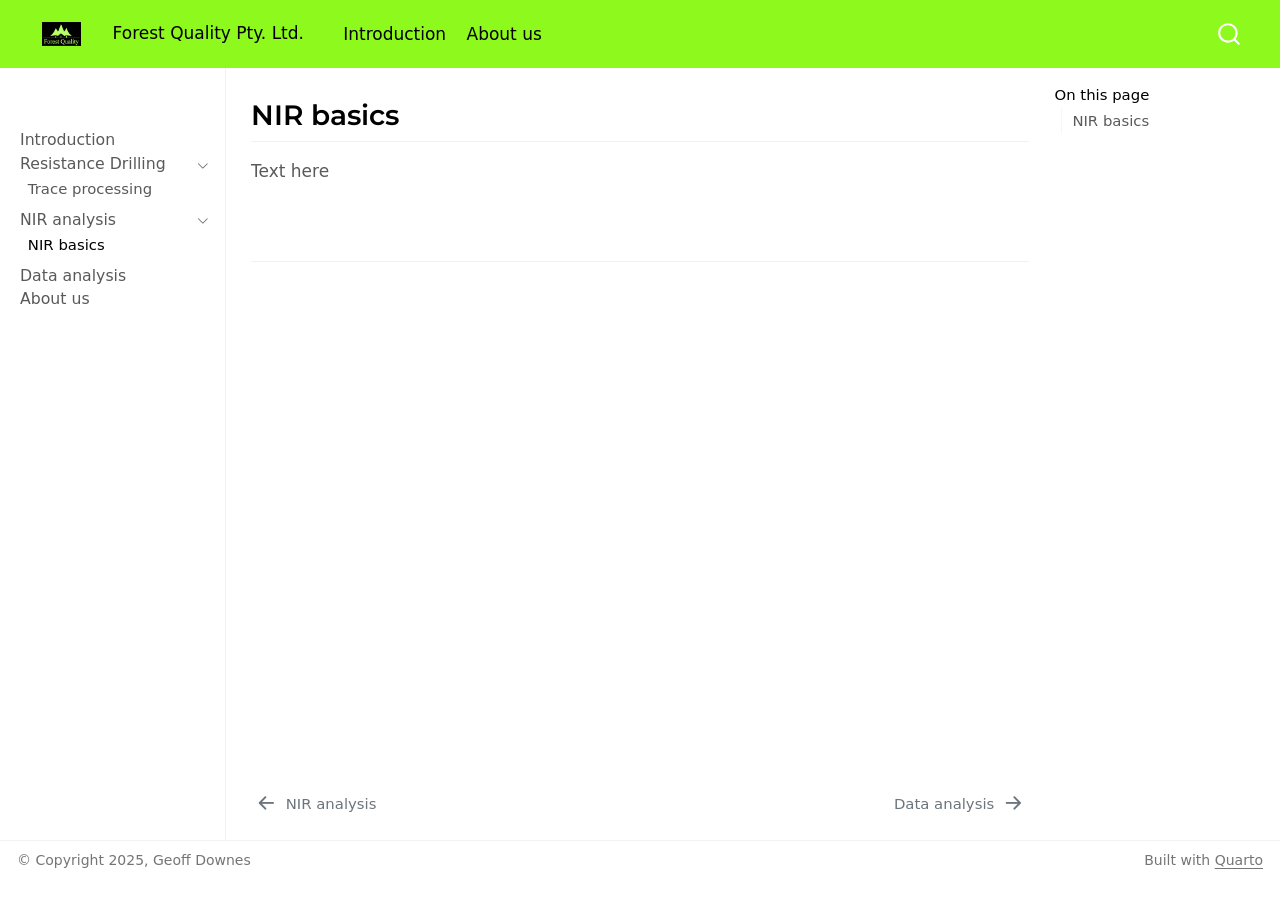
<file: docs/NIR-basics.html>
<!DOCTYPE html>
<html xmlns="http://www.w3.org/1999/xhtml" lang="en" xml:lang="en"><head>

<meta charset="utf-8">
<meta name="generator" content="quarto-1.5.57">

<meta name="viewport" content="width=device-width, initial-scale=1.0, user-scalable=yes">


<title>nir-basics – Forest Quality Pty. Ltd.</title>
<style>
code{white-space: pre-wrap;}
span.smallcaps{font-variant: small-caps;}
div.columns{display: flex; gap: min(4vw, 1.5em);}
div.column{flex: auto; overflow-x: auto;}
div.hanging-indent{margin-left: 1.5em; text-indent: -1.5em;}
ul.task-list{list-style: none;}
ul.task-list li input[type="checkbox"] {
  width: 0.8em;
  margin: 0 0.8em 0.2em -1em; /* quarto-specific, see https://github.com/quarto-dev/quarto-cli/issues/4556 */ 
  vertical-align: middle;
}
</style>


<script src="site_libs/quarto-nav/quarto-nav.js"></script>
<script src="site_libs/quarto-nav/headroom.min.js"></script>
<script src="site_libs/clipboard/clipboard.min.js"></script>
<script src="site_libs/quarto-search/autocomplete.umd.js"></script>
<script src="site_libs/quarto-search/fuse.min.js"></script>
<script src="site_libs/quarto-search/quarto-search.js"></script>
<meta name="quarto:offset" content="./">
<link href="./Data-Analysis.html" rel="next">
<link href="./NIR-Analysis.html" rel="prev">
<script src="site_libs/quarto-html/quarto.js"></script>
<script src="site_libs/quarto-html/popper.min.js"></script>
<script src="site_libs/quarto-html/tippy.umd.min.js"></script>
<script src="site_libs/quarto-html/anchor.min.js"></script>
<link href="site_libs/quarto-html/tippy.css" rel="stylesheet">
<link href="site_libs/quarto-html/quarto-syntax-highlighting.css" rel="stylesheet" id="quarto-text-highlighting-styles">
<script src="site_libs/bootstrap/bootstrap.min.js"></script>
<link href="site_libs/bootstrap/bootstrap-icons.css" rel="stylesheet">
<link href="site_libs/bootstrap/bootstrap.min.css" rel="stylesheet" id="quarto-bootstrap" data-mode="light">
<script id="quarto-search-options" type="application/json">{
  "location": "navbar",
  "copy-button": false,
  "collapse-after": 3,
  "panel-placement": "end",
  "type": "overlay",
  "limit": 50,
  "keyboard-shortcut": [
    "f",
    "/",
    "s"
  ],
  "show-item-context": false,
  "language": {
    "search-no-results-text": "No results",
    "search-matching-documents-text": "matching documents",
    "search-copy-link-title": "Copy link to search",
    "search-hide-matches-text": "Hide additional matches",
    "search-more-match-text": "more match in this document",
    "search-more-matches-text": "more matches in this document",
    "search-clear-button-title": "Clear",
    "search-text-placeholder": "",
    "search-detached-cancel-button-title": "Cancel",
    "search-submit-button-title": "Submit",
    "search-label": "Search"
  }
}</script>


</head>

<body class="nav-sidebar docked nav-fixed">

<div id="quarto-search-results"></div>
  <header id="quarto-header" class="headroom fixed-top">
    <nav class="navbar navbar-expand-lg " data-bs-theme="dark">
      <div class="navbar-container container-fluid">
      <div class="navbar-brand-container mx-auto">
    <a href="./index.html" class="navbar-brand navbar-brand-logo">
    <img src="././images/LogoCompact.png" alt="" class="navbar-logo">
    </a>
    <a class="navbar-brand" href="./index.html">
    <span class="navbar-title">Forest Quality Pty. Ltd.</span>
    </a>
  </div>
            <div id="quarto-search" class="" title="Search"></div>
          <button class="navbar-toggler" type="button" data-bs-toggle="collapse" data-bs-target="#navbarCollapse" aria-controls="navbarCollapse" role="menu" aria-expanded="false" aria-label="Toggle navigation" onclick="if (window.quartoToggleHeadroom) { window.quartoToggleHeadroom(); }">
  <span class="navbar-toggler-icon"></span>
</button>
          <div class="collapse navbar-collapse" id="navbarCollapse">
            <ul class="navbar-nav navbar-nav-scroll me-auto">
  <li class="nav-item">
    <a class="nav-link" href="./index.html"> 
<span class="menu-text">Introduction</span></a>
  </li>  
  <li class="nav-item">
    <a class="nav-link active" href="./About.html" aria-current="page"> 
<span class="menu-text">About us</span></a>
  </li>  
</ul>
          </div> <!-- /navcollapse -->
            <div class="quarto-navbar-tools">
</div>
      </div> <!-- /container-fluid -->
    </nav>
  <nav class="quarto-secondary-nav">
    <div class="container-fluid d-flex">
      <button type="button" class="quarto-btn-toggle btn" data-bs-toggle="collapse" role="button" data-bs-target=".quarto-sidebar-collapse-item" aria-controls="quarto-sidebar" aria-expanded="false" aria-label="Toggle sidebar navigation" onclick="if (window.quartoToggleHeadroom) { window.quartoToggleHeadroom(); }">
        <i class="bi bi-layout-text-sidebar-reverse"></i>
      </button>
        <nav class="quarto-page-breadcrumbs" aria-label="breadcrumb"><ol class="breadcrumb"><li class="breadcrumb-item"><a href="./NIR-Analysis.html">NIR analysis</a></li><li class="breadcrumb-item"><a href="./NIR-basics.html">NIR basics</a></li></ol></nav>
        <a class="flex-grow-1" role="navigation" data-bs-toggle="collapse" data-bs-target=".quarto-sidebar-collapse-item" aria-controls="quarto-sidebar" aria-expanded="false" aria-label="Toggle sidebar navigation" onclick="if (window.quartoToggleHeadroom) { window.quartoToggleHeadroom(); }">      
        </a>
      <button type="button" class="btn quarto-search-button" aria-label="Search" onclick="window.quartoOpenSearch();">
        <i class="bi bi-search"></i>
      </button>
    </div>
  </nav>
</header>
<!-- content -->
<div id="quarto-content" class="quarto-container page-columns page-rows-contents page-layout-article page-navbar">
<!-- sidebar -->
  <nav id="quarto-sidebar" class="sidebar collapse collapse-horizontal quarto-sidebar-collapse-item sidebar-navigation docked overflow-auto">
        <div class="mt-2 flex-shrink-0 align-items-center">
        <div class="sidebar-search">
        <div id="quarto-search" class="" title="Search"></div>
        </div>
        </div>
    <div class="sidebar-menu-container"> 
    <ul class="list-unstyled mt-1">
        <li class="sidebar-item sidebar-item-section">
      <span class="sidebar-item-text sidebar-link text-start">
 <span class="menu-text">Introduction</span></span>
  </li>
        <li class="sidebar-item sidebar-item-section">
      <div class="sidebar-item-container"> 
            <a href="./Resistance-Drilling.html" class="sidebar-item-text sidebar-link">
 <span class="menu-text">Resistance Drilling</span></a>
          <a class="sidebar-item-toggle text-start" data-bs-toggle="collapse" data-bs-target="#quarto-sidebar-section-2" role="navigation" aria-expanded="true" aria-label="Toggle section">
            <i class="bi bi-chevron-right ms-2"></i>
          </a> 
      </div>
      <ul id="quarto-sidebar-section-2" class="collapse list-unstyled sidebar-section depth1 show">  
          <li class="sidebar-item">
  <div class="sidebar-item-container"> 
  <a href="./Quantitative-Analysis.html" class="sidebar-item-text sidebar-link">
 <span class="menu-text">Trace processing</span></a>
  </div>
</li>
      </ul>
  </li>
        <li class="sidebar-item sidebar-item-section">
      <div class="sidebar-item-container"> 
            <a href="./NIR-Analysis.html" class="sidebar-item-text sidebar-link">
 <span class="menu-text">NIR analysis</span></a>
          <a class="sidebar-item-toggle text-start" data-bs-toggle="collapse" data-bs-target="#quarto-sidebar-section-3" role="navigation" aria-expanded="true" aria-label="Toggle section">
            <i class="bi bi-chevron-right ms-2"></i>
          </a> 
      </div>
      <ul id="quarto-sidebar-section-3" class="collapse list-unstyled sidebar-section depth1 show">  
          <li class="sidebar-item">
  <div class="sidebar-item-container"> 
  <a href="./NIR-basics.html" class="sidebar-item-text sidebar-link active">
 <span class="menu-text">NIR basics</span></a>
  </div>
</li>
      </ul>
  </li>
        <li class="sidebar-item">
  <div class="sidebar-item-container"> 
  <a href="./Data-Analysis.html" class="sidebar-item-text sidebar-link">
 <span class="menu-text">Data analysis</span></a>
  </div>
</li>
        <li class="sidebar-item">
  <div class="sidebar-item-container"> 
  <a href="./About.html" class="sidebar-item-text sidebar-link">
 <span class="menu-text">About us</span></a>
  </div>
</li>
    </ul>
    </div>
</nav>
<div id="quarto-sidebar-glass" class="quarto-sidebar-collapse-item" data-bs-toggle="collapse" data-bs-target=".quarto-sidebar-collapse-item"></div>
<!-- margin-sidebar -->
    <div id="quarto-margin-sidebar" class="sidebar margin-sidebar">
        <nav id="TOC" role="doc-toc" class="toc-active">
    <h2 id="toc-title">On this page</h2>
   
  <ul>
  <li><a href="#nir-basics" id="toc-nir-basics" class="nav-link active" data-scroll-target="#nir-basics">NIR basics</a></li>
  <li><a href="#section" id="toc-section" class="nav-link" data-scroll-target="#section"></a></li>
  </ul>
</nav>
    </div>
<!-- main -->
<main class="content" id="quarto-document-content">




<section id="nir-basics" class="level2">
<h2 class="anchored" data-anchor-id="nir-basics">NIR basics</h2>
<p>Text here</p>
</section>
<section id="section" class="level2">
<h2 class="anchored" data-anchor-id="section"></h2>


</section>

</main> <!-- /main -->
<script id="quarto-html-after-body" type="application/javascript">
window.document.addEventListener("DOMContentLoaded", function (event) {
  const toggleBodyColorMode = (bsSheetEl) => {
    const mode = bsSheetEl.getAttribute("data-mode");
    const bodyEl = window.document.querySelector("body");
    if (mode === "dark") {
      bodyEl.classList.add("quarto-dark");
      bodyEl.classList.remove("quarto-light");
    } else {
      bodyEl.classList.add("quarto-light");
      bodyEl.classList.remove("quarto-dark");
    }
  }
  const toggleBodyColorPrimary = () => {
    const bsSheetEl = window.document.querySelector("link#quarto-bootstrap");
    if (bsSheetEl) {
      toggleBodyColorMode(bsSheetEl);
    }
  }
  toggleBodyColorPrimary();  
  const icon = "";
  const anchorJS = new window.AnchorJS();
  anchorJS.options = {
    placement: 'right',
    icon: icon
  };
  anchorJS.add('.anchored');
  const isCodeAnnotation = (el) => {
    for (const clz of el.classList) {
      if (clz.startsWith('code-annotation-')) {                     
        return true;
      }
    }
    return false;
  }
  const onCopySuccess = function(e) {
    // button target
    const button = e.trigger;
    // don't keep focus
    button.blur();
    // flash "checked"
    button.classList.add('code-copy-button-checked');
    var currentTitle = button.getAttribute("title");
    button.setAttribute("title", "Copied!");
    let tooltip;
    if (window.bootstrap) {
      button.setAttribute("data-bs-toggle", "tooltip");
      button.setAttribute("data-bs-placement", "left");
      button.setAttribute("data-bs-title", "Copied!");
      tooltip = new bootstrap.Tooltip(button, 
        { trigger: "manual", 
          customClass: "code-copy-button-tooltip",
          offset: [0, -8]});
      tooltip.show();    
    }
    setTimeout(function() {
      if (tooltip) {
        tooltip.hide();
        button.removeAttribute("data-bs-title");
        button.removeAttribute("data-bs-toggle");
        button.removeAttribute("data-bs-placement");
      }
      button.setAttribute("title", currentTitle);
      button.classList.remove('code-copy-button-checked');
    }, 1000);
    // clear code selection
    e.clearSelection();
  }
  const getTextToCopy = function(trigger) {
      const codeEl = trigger.previousElementSibling.cloneNode(true);
      for (const childEl of codeEl.children) {
        if (isCodeAnnotation(childEl)) {
          childEl.remove();
        }
      }
      return codeEl.innerText;
  }
  const clipboard = new window.ClipboardJS('.code-copy-button:not([data-in-quarto-modal])', {
    text: getTextToCopy
  });
  clipboard.on('success', onCopySuccess);
  if (window.document.getElementById('quarto-embedded-source-code-modal')) {
    // For code content inside modals, clipBoardJS needs to be initialized with a container option
    // TODO: Check when it could be a function (https://github.com/zenorocha/clipboard.js/issues/860)
    const clipboardModal = new window.ClipboardJS('.code-copy-button[data-in-quarto-modal]', {
      text: getTextToCopy,
      container: window.document.getElementById('quarto-embedded-source-code-modal')
    });
    clipboardModal.on('success', onCopySuccess);
  }
    var localhostRegex = new RegExp(/^(?:http|https):\/\/localhost\:?[0-9]*\//);
    var mailtoRegex = new RegExp(/^mailto:/);
      var filterRegex = new RegExp('/' + window.location.host + '/');
    var isInternal = (href) => {
        return filterRegex.test(href) || localhostRegex.test(href) || mailtoRegex.test(href);
    }
    // Inspect non-navigation links and adorn them if external
 	var links = window.document.querySelectorAll('a[href]:not(.nav-link):not(.navbar-brand):not(.toc-action):not(.sidebar-link):not(.sidebar-item-toggle):not(.pagination-link):not(.no-external):not([aria-hidden]):not(.dropdown-item):not(.quarto-navigation-tool):not(.about-link)');
    for (var i=0; i<links.length; i++) {
      const link = links[i];
      if (!isInternal(link.href)) {
        // undo the damage that might have been done by quarto-nav.js in the case of
        // links that we want to consider external
        if (link.dataset.originalHref !== undefined) {
          link.href = link.dataset.originalHref;
        }
      }
    }
  function tippyHover(el, contentFn, onTriggerFn, onUntriggerFn) {
    const config = {
      allowHTML: true,
      maxWidth: 500,
      delay: 100,
      arrow: false,
      appendTo: function(el) {
          return el.parentElement;
      },
      interactive: true,
      interactiveBorder: 10,
      theme: 'quarto',
      placement: 'bottom-start',
    };
    if (contentFn) {
      config.content = contentFn;
    }
    if (onTriggerFn) {
      config.onTrigger = onTriggerFn;
    }
    if (onUntriggerFn) {
      config.onUntrigger = onUntriggerFn;
    }
    window.tippy(el, config); 
  }
  const noterefs = window.document.querySelectorAll('a[role="doc-noteref"]');
  for (var i=0; i<noterefs.length; i++) {
    const ref = noterefs[i];
    tippyHover(ref, function() {
      // use id or data attribute instead here
      let href = ref.getAttribute('data-footnote-href') || ref.getAttribute('href');
      try { href = new URL(href).hash; } catch {}
      const id = href.replace(/^#\/?/, "");
      const note = window.document.getElementById(id);
      if (note) {
        return note.innerHTML;
      } else {
        return "";
      }
    });
  }
  const xrefs = window.document.querySelectorAll('a.quarto-xref');
  const processXRef = (id, note) => {
    // Strip column container classes
    const stripColumnClz = (el) => {
      el.classList.remove("page-full", "page-columns");
      if (el.children) {
        for (const child of el.children) {
          stripColumnClz(child);
        }
      }
    }
    stripColumnClz(note)
    if (id === null || id.startsWith('sec-')) {
      // Special case sections, only their first couple elements
      const container = document.createElement("div");
      if (note.children && note.children.length > 2) {
        container.appendChild(note.children[0].cloneNode(true));
        for (let i = 1; i < note.children.length; i++) {
          const child = note.children[i];
          if (child.tagName === "P" && child.innerText === "") {
            continue;
          } else {
            container.appendChild(child.cloneNode(true));
            break;
          }
        }
        if (window.Quarto?.typesetMath) {
          window.Quarto.typesetMath(container);
        }
        return container.innerHTML
      } else {
        if (window.Quarto?.typesetMath) {
          window.Quarto.typesetMath(note);
        }
        return note.innerHTML;
      }
    } else {
      // Remove any anchor links if they are present
      const anchorLink = note.querySelector('a.anchorjs-link');
      if (anchorLink) {
        anchorLink.remove();
      }
      if (window.Quarto?.typesetMath) {
        window.Quarto.typesetMath(note);
      }
      // TODO in 1.5, we should make sure this works without a callout special case
      if (note.classList.contains("callout")) {
        return note.outerHTML;
      } else {
        return note.innerHTML;
      }
    }
  }
  for (var i=0; i<xrefs.length; i++) {
    const xref = xrefs[i];
    tippyHover(xref, undefined, function(instance) {
      instance.disable();
      let url = xref.getAttribute('href');
      let hash = undefined; 
      if (url.startsWith('#')) {
        hash = url;
      } else {
        try { hash = new URL(url).hash; } catch {}
      }
      if (hash) {
        const id = hash.replace(/^#\/?/, "");
        const note = window.document.getElementById(id);
        if (note !== null) {
          try {
            const html = processXRef(id, note.cloneNode(true));
            instance.setContent(html);
          } finally {
            instance.enable();
            instance.show();
          }
        } else {
          // See if we can fetch this
          fetch(url.split('#')[0])
          .then(res => res.text())
          .then(html => {
            const parser = new DOMParser();
            const htmlDoc = parser.parseFromString(html, "text/html");
            const note = htmlDoc.getElementById(id);
            if (note !== null) {
              const html = processXRef(id, note);
              instance.setContent(html);
            } 
          }).finally(() => {
            instance.enable();
            instance.show();
          });
        }
      } else {
        // See if we can fetch a full url (with no hash to target)
        // This is a special case and we should probably do some content thinning / targeting
        fetch(url)
        .then(res => res.text())
        .then(html => {
          const parser = new DOMParser();
          const htmlDoc = parser.parseFromString(html, "text/html");
          const note = htmlDoc.querySelector('main.content');
          if (note !== null) {
            // This should only happen for chapter cross references
            // (since there is no id in the URL)
            // remove the first header
            if (note.children.length > 0 && note.children[0].tagName === "HEADER") {
              note.children[0].remove();
            }
            const html = processXRef(null, note);
            instance.setContent(html);
          } 
        }).finally(() => {
          instance.enable();
          instance.show();
        });
      }
    }, function(instance) {
    });
  }
      let selectedAnnoteEl;
      const selectorForAnnotation = ( cell, annotation) => {
        let cellAttr = 'data-code-cell="' + cell + '"';
        let lineAttr = 'data-code-annotation="' +  annotation + '"';
        const selector = 'span[' + cellAttr + '][' + lineAttr + ']';
        return selector;
      }
      const selectCodeLines = (annoteEl) => {
        const doc = window.document;
        const targetCell = annoteEl.getAttribute("data-target-cell");
        const targetAnnotation = annoteEl.getAttribute("data-target-annotation");
        const annoteSpan = window.document.querySelector(selectorForAnnotation(targetCell, targetAnnotation));
        const lines = annoteSpan.getAttribute("data-code-lines").split(",");
        const lineIds = lines.map((line) => {
          return targetCell + "-" + line;
        })
        let top = null;
        let height = null;
        let parent = null;
        if (lineIds.length > 0) {
            //compute the position of the single el (top and bottom and make a div)
            const el = window.document.getElementById(lineIds[0]);
            top = el.offsetTop;
            height = el.offsetHeight;
            parent = el.parentElement.parentElement;
          if (lineIds.length > 1) {
            const lastEl = window.document.getElementById(lineIds[lineIds.length - 1]);
            const bottom = lastEl.offsetTop + lastEl.offsetHeight;
            height = bottom - top;
          }
          if (top !== null && height !== null && parent !== null) {
            // cook up a div (if necessary) and position it 
            let div = window.document.getElementById("code-annotation-line-highlight");
            if (div === null) {
              div = window.document.createElement("div");
              div.setAttribute("id", "code-annotation-line-highlight");
              div.style.position = 'absolute';
              parent.appendChild(div);
            }
            div.style.top = top - 2 + "px";
            div.style.height = height + 4 + "px";
            div.style.left = 0;
            let gutterDiv = window.document.getElementById("code-annotation-line-highlight-gutter");
            if (gutterDiv === null) {
              gutterDiv = window.document.createElement("div");
              gutterDiv.setAttribute("id", "code-annotation-line-highlight-gutter");
              gutterDiv.style.position = 'absolute';
              const codeCell = window.document.getElementById(targetCell);
              const gutter = codeCell.querySelector('.code-annotation-gutter');
              gutter.appendChild(gutterDiv);
            }
            gutterDiv.style.top = top - 2 + "px";
            gutterDiv.style.height = height + 4 + "px";
          }
          selectedAnnoteEl = annoteEl;
        }
      };
      const unselectCodeLines = () => {
        const elementsIds = ["code-annotation-line-highlight", "code-annotation-line-highlight-gutter"];
        elementsIds.forEach((elId) => {
          const div = window.document.getElementById(elId);
          if (div) {
            div.remove();
          }
        });
        selectedAnnoteEl = undefined;
      };
        // Handle positioning of the toggle
    window.addEventListener(
      "resize",
      throttle(() => {
        elRect = undefined;
        if (selectedAnnoteEl) {
          selectCodeLines(selectedAnnoteEl);
        }
      }, 10)
    );
    function throttle(fn, ms) {
    let throttle = false;
    let timer;
      return (...args) => {
        if(!throttle) { // first call gets through
            fn.apply(this, args);
            throttle = true;
        } else { // all the others get throttled
            if(timer) clearTimeout(timer); // cancel #2
            timer = setTimeout(() => {
              fn.apply(this, args);
              timer = throttle = false;
            }, ms);
        }
      };
    }
      // Attach click handler to the DT
      const annoteDls = window.document.querySelectorAll('dt[data-target-cell]');
      for (const annoteDlNode of annoteDls) {
        annoteDlNode.addEventListener('click', (event) => {
          const clickedEl = event.target;
          if (clickedEl !== selectedAnnoteEl) {
            unselectCodeLines();
            const activeEl = window.document.querySelector('dt[data-target-cell].code-annotation-active');
            if (activeEl) {
              activeEl.classList.remove('code-annotation-active');
            }
            selectCodeLines(clickedEl);
            clickedEl.classList.add('code-annotation-active');
          } else {
            // Unselect the line
            unselectCodeLines();
            clickedEl.classList.remove('code-annotation-active');
          }
        });
      }
  const findCites = (el) => {
    const parentEl = el.parentElement;
    if (parentEl) {
      const cites = parentEl.dataset.cites;
      if (cites) {
        return {
          el,
          cites: cites.split(' ')
        };
      } else {
        return findCites(el.parentElement)
      }
    } else {
      return undefined;
    }
  };
  var bibliorefs = window.document.querySelectorAll('a[role="doc-biblioref"]');
  for (var i=0; i<bibliorefs.length; i++) {
    const ref = bibliorefs[i];
    const citeInfo = findCites(ref);
    if (citeInfo) {
      tippyHover(citeInfo.el, function() {
        var popup = window.document.createElement('div');
        citeInfo.cites.forEach(function(cite) {
          var citeDiv = window.document.createElement('div');
          citeDiv.classList.add('hanging-indent');
          citeDiv.classList.add('csl-entry');
          var biblioDiv = window.document.getElementById('ref-' + cite);
          if (biblioDiv) {
            citeDiv.innerHTML = biblioDiv.innerHTML;
          }
          popup.appendChild(citeDiv);
        });
        return popup.innerHTML;
      });
    }
  }
});
</script>
<nav class="page-navigation">
  <div class="nav-page nav-page-previous">
      <a href="./NIR-Analysis.html" class="pagination-link" aria-label="NIR analysis">
        <i class="bi bi-arrow-left-short"></i> <span class="nav-page-text">NIR analysis</span>
      </a>          
  </div>
  <div class="nav-page nav-page-next">
      <a href="./Data-Analysis.html" class="pagination-link" aria-label="Data analysis">
        <span class="nav-page-text">Data analysis</span> <i class="bi bi-arrow-right-short"></i>
      </a>
  </div>
</nav>
</div> <!-- /content -->
<footer class="footer">
  <div class="nav-footer">
    <div class="nav-footer-left">
<p>© Copyright 2025, Geoff Downes</p>
</div>   
    <div class="nav-footer-center">
      &nbsp;
    </div>
    <div class="nav-footer-right">
<p>Built with <a href="https://quarto.org/">Quarto</a></p>
</div>
  </div>
</footer>




</body></html>
</file>
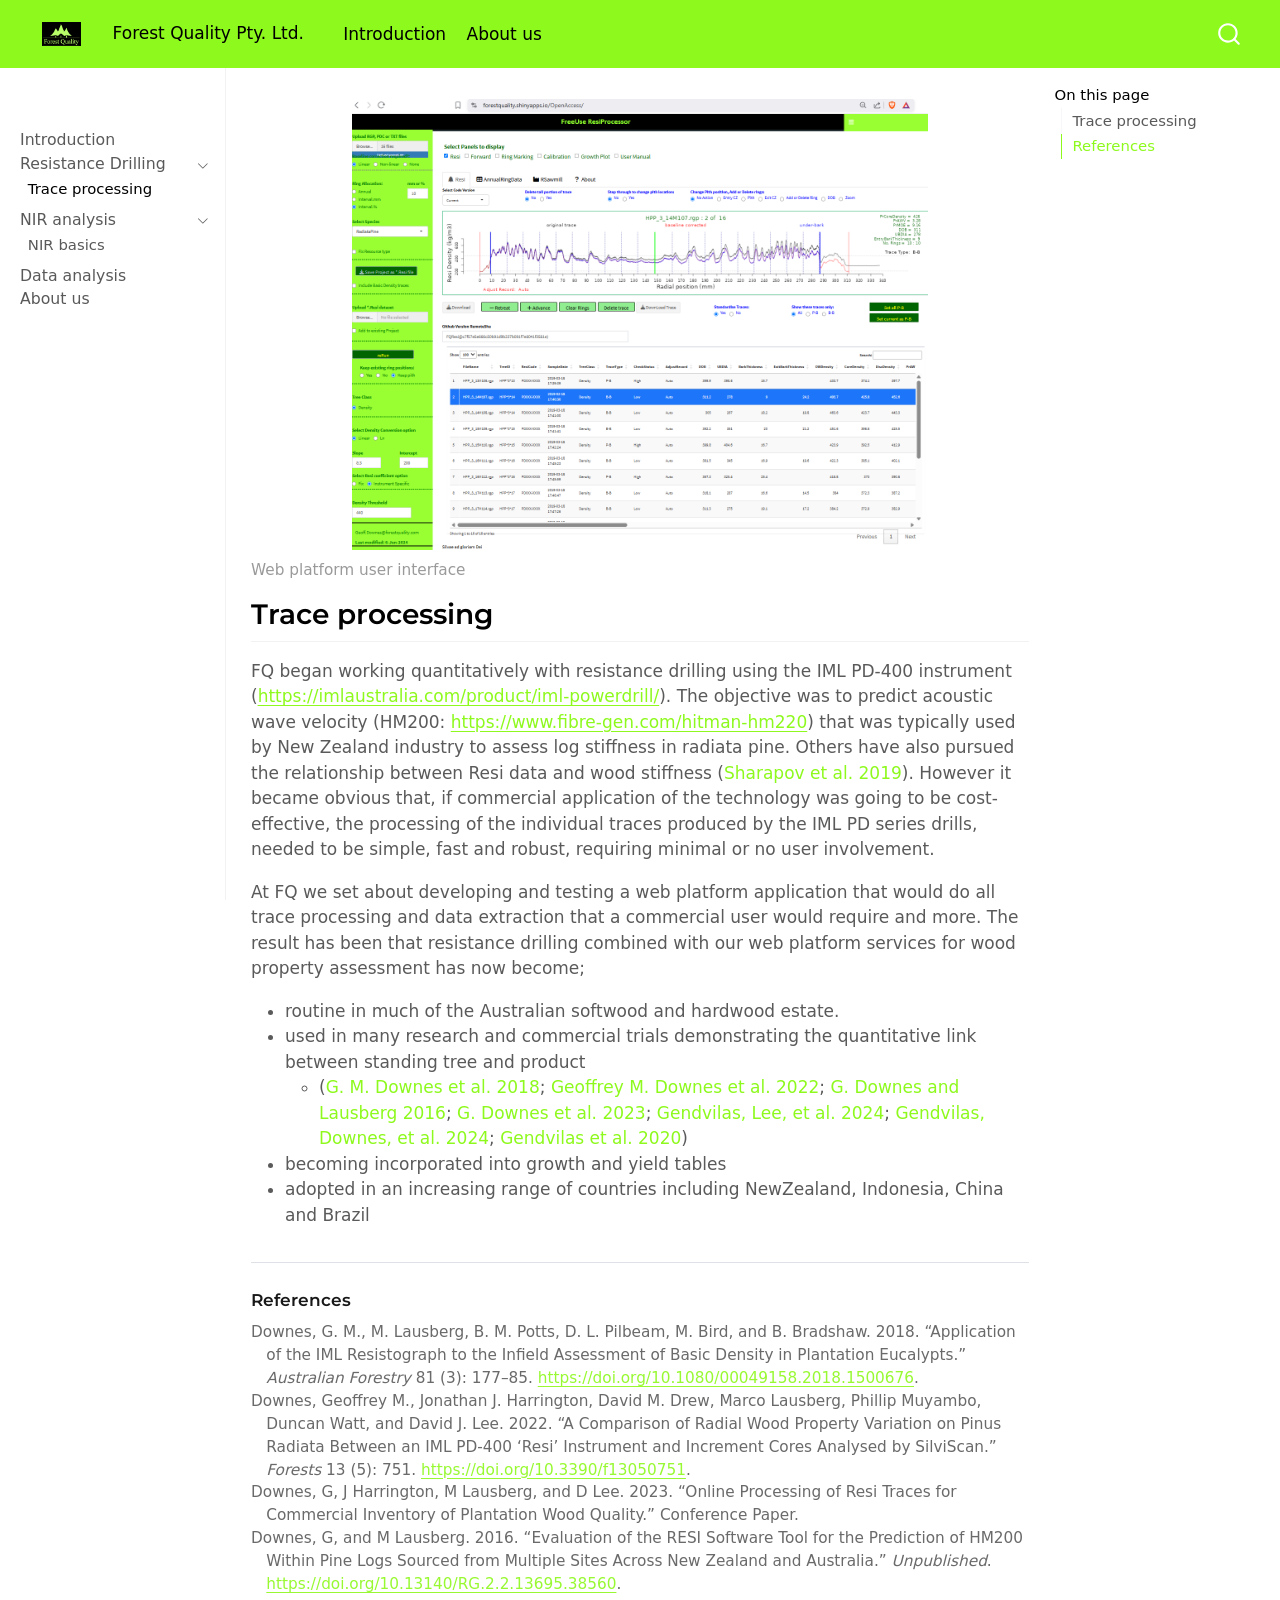
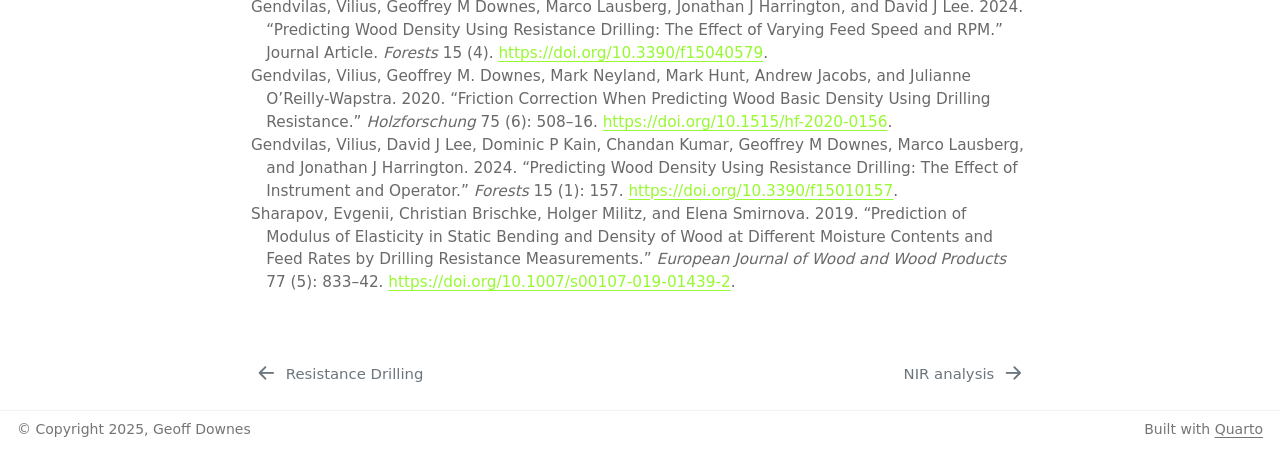
<file: docs/Quantitative-Analysis.html>
<!DOCTYPE html>
<html xmlns="http://www.w3.org/1999/xhtml" lang="en" xml:lang="en"><head>

<meta charset="utf-8">
<meta name="generator" content="quarto-1.5.57">

<meta name="viewport" content="width=device-width, initial-scale=1.0, user-scalable=yes">


<title>quantitative-analysis – Forest Quality Pty. Ltd.</title>
<style>
code{white-space: pre-wrap;}
span.smallcaps{font-variant: small-caps;}
div.columns{display: flex; gap: min(4vw, 1.5em);}
div.column{flex: auto; overflow-x: auto;}
div.hanging-indent{margin-left: 1.5em; text-indent: -1.5em;}
ul.task-list{list-style: none;}
ul.task-list li input[type="checkbox"] {
  width: 0.8em;
  margin: 0 0.8em 0.2em -1em; /* quarto-specific, see https://github.com/quarto-dev/quarto-cli/issues/4556 */ 
  vertical-align: middle;
}
/* CSS for citations */
div.csl-bib-body { }
div.csl-entry {
  clear: both;
  margin-bottom: 0em;
}
.hanging-indent div.csl-entry {
  margin-left:2em;
  text-indent:-2em;
}
div.csl-left-margin {
  min-width:2em;
  float:left;
}
div.csl-right-inline {
  margin-left:2em;
  padding-left:1em;
}
div.csl-indent {
  margin-left: 2em;
}</style>


<script src="site_libs/quarto-nav/quarto-nav.js"></script>
<script src="site_libs/quarto-nav/headroom.min.js"></script>
<script src="site_libs/clipboard/clipboard.min.js"></script>
<script src="site_libs/quarto-search/autocomplete.umd.js"></script>
<script src="site_libs/quarto-search/fuse.min.js"></script>
<script src="site_libs/quarto-search/quarto-search.js"></script>
<meta name="quarto:offset" content="./">
<link href="./NIR-Analysis.html" rel="next">
<link href="./Resistance-Drilling.html" rel="prev">
<script src="site_libs/quarto-html/quarto.js"></script>
<script src="site_libs/quarto-html/popper.min.js"></script>
<script src="site_libs/quarto-html/tippy.umd.min.js"></script>
<script src="site_libs/quarto-html/anchor.min.js"></script>
<link href="site_libs/quarto-html/tippy.css" rel="stylesheet">
<link href="site_libs/quarto-html/quarto-syntax-highlighting.css" rel="stylesheet" id="quarto-text-highlighting-styles">
<script src="site_libs/bootstrap/bootstrap.min.js"></script>
<link href="site_libs/bootstrap/bootstrap-icons.css" rel="stylesheet">
<link href="site_libs/bootstrap/bootstrap.min.css" rel="stylesheet" id="quarto-bootstrap" data-mode="light">
<script id="quarto-search-options" type="application/json">{
  "location": "navbar",
  "copy-button": false,
  "collapse-after": 3,
  "panel-placement": "end",
  "type": "overlay",
  "limit": 50,
  "keyboard-shortcut": [
    "f",
    "/",
    "s"
  ],
  "show-item-context": false,
  "language": {
    "search-no-results-text": "No results",
    "search-matching-documents-text": "matching documents",
    "search-copy-link-title": "Copy link to search",
    "search-hide-matches-text": "Hide additional matches",
    "search-more-match-text": "more match in this document",
    "search-more-matches-text": "more matches in this document",
    "search-clear-button-title": "Clear",
    "search-text-placeholder": "",
    "search-detached-cancel-button-title": "Cancel",
    "search-submit-button-title": "Submit",
    "search-label": "Search"
  }
}</script>


</head>

<body class="nav-sidebar docked nav-fixed">

<div id="quarto-search-results"></div>
  <header id="quarto-header" class="headroom fixed-top">
    <nav class="navbar navbar-expand-lg " data-bs-theme="dark">
      <div class="navbar-container container-fluid">
      <div class="navbar-brand-container mx-auto">
    <a href="./index.html" class="navbar-brand navbar-brand-logo">
    <img src="././images/LogoCompact.png" alt="" class="navbar-logo">
    </a>
    <a class="navbar-brand" href="./index.html">
    <span class="navbar-title">Forest Quality Pty. Ltd.</span>
    </a>
  </div>
            <div id="quarto-search" class="" title="Search"></div>
          <button class="navbar-toggler" type="button" data-bs-toggle="collapse" data-bs-target="#navbarCollapse" aria-controls="navbarCollapse" role="menu" aria-expanded="false" aria-label="Toggle navigation" onclick="if (window.quartoToggleHeadroom) { window.quartoToggleHeadroom(); }">
  <span class="navbar-toggler-icon"></span>
</button>
          <div class="collapse navbar-collapse" id="navbarCollapse">
            <ul class="navbar-nav navbar-nav-scroll me-auto">
  <li class="nav-item">
    <a class="nav-link" href="./index.html"> 
<span class="menu-text">Introduction</span></a>
  </li>  
  <li class="nav-item">
    <a class="nav-link active" href="./About.html" aria-current="page"> 
<span class="menu-text">About us</span></a>
  </li>  
</ul>
          </div> <!-- /navcollapse -->
            <div class="quarto-navbar-tools">
</div>
      </div> <!-- /container-fluid -->
    </nav>
  <nav class="quarto-secondary-nav">
    <div class="container-fluid d-flex">
      <button type="button" class="quarto-btn-toggle btn" data-bs-toggle="collapse" role="button" data-bs-target=".quarto-sidebar-collapse-item" aria-controls="quarto-sidebar" aria-expanded="false" aria-label="Toggle sidebar navigation" onclick="if (window.quartoToggleHeadroom) { window.quartoToggleHeadroom(); }">
        <i class="bi bi-layout-text-sidebar-reverse"></i>
      </button>
        <nav class="quarto-page-breadcrumbs" aria-label="breadcrumb"><ol class="breadcrumb"><li class="breadcrumb-item"><a href="./Resistance-Drilling.html">Resistance Drilling</a></li><li class="breadcrumb-item"><a href="./Quantitative-Analysis.html">Trace processing</a></li></ol></nav>
        <a class="flex-grow-1" role="navigation" data-bs-toggle="collapse" data-bs-target=".quarto-sidebar-collapse-item" aria-controls="quarto-sidebar" aria-expanded="false" aria-label="Toggle sidebar navigation" onclick="if (window.quartoToggleHeadroom) { window.quartoToggleHeadroom(); }">      
        </a>
      <button type="button" class="btn quarto-search-button" aria-label="Search" onclick="window.quartoOpenSearch();">
        <i class="bi bi-search"></i>
      </button>
    </div>
  </nav>
</header>
<!-- content -->
<div id="quarto-content" class="quarto-container page-columns page-rows-contents page-layout-article page-navbar">
<!-- sidebar -->
  <nav id="quarto-sidebar" class="sidebar collapse collapse-horizontal quarto-sidebar-collapse-item sidebar-navigation docked overflow-auto">
        <div class="mt-2 flex-shrink-0 align-items-center">
        <div class="sidebar-search">
        <div id="quarto-search" class="" title="Search"></div>
        </div>
        </div>
    <div class="sidebar-menu-container"> 
    <ul class="list-unstyled mt-1">
        <li class="sidebar-item sidebar-item-section">
      <span class="sidebar-item-text sidebar-link text-start">
 <span class="menu-text">Introduction</span></span>
  </li>
        <li class="sidebar-item sidebar-item-section">
      <div class="sidebar-item-container"> 
            <a href="./Resistance-Drilling.html" class="sidebar-item-text sidebar-link">
 <span class="menu-text">Resistance Drilling</span></a>
          <a class="sidebar-item-toggle text-start" data-bs-toggle="collapse" data-bs-target="#quarto-sidebar-section-2" role="navigation" aria-expanded="true" aria-label="Toggle section">
            <i class="bi bi-chevron-right ms-2"></i>
          </a> 
      </div>
      <ul id="quarto-sidebar-section-2" class="collapse list-unstyled sidebar-section depth1 show">  
          <li class="sidebar-item">
  <div class="sidebar-item-container"> 
  <a href="./Quantitative-Analysis.html" class="sidebar-item-text sidebar-link active">
 <span class="menu-text">Trace processing</span></a>
  </div>
</li>
      </ul>
  </li>
        <li class="sidebar-item sidebar-item-section">
      <div class="sidebar-item-container"> 
            <a href="./NIR-Analysis.html" class="sidebar-item-text sidebar-link">
 <span class="menu-text">NIR analysis</span></a>
          <a class="sidebar-item-toggle text-start" data-bs-toggle="collapse" data-bs-target="#quarto-sidebar-section-3" role="navigation" aria-expanded="true" aria-label="Toggle section">
            <i class="bi bi-chevron-right ms-2"></i>
          </a> 
      </div>
      <ul id="quarto-sidebar-section-3" class="collapse list-unstyled sidebar-section depth1 show">  
          <li class="sidebar-item">
  <div class="sidebar-item-container"> 
  <a href="./NIR-basics.html" class="sidebar-item-text sidebar-link">
 <span class="menu-text">NIR basics</span></a>
  </div>
</li>
      </ul>
  </li>
        <li class="sidebar-item">
  <div class="sidebar-item-container"> 
  <a href="./Data-Analysis.html" class="sidebar-item-text sidebar-link">
 <span class="menu-text">Data analysis</span></a>
  </div>
</li>
        <li class="sidebar-item">
  <div class="sidebar-item-container"> 
  <a href="./About.html" class="sidebar-item-text sidebar-link">
 <span class="menu-text">About us</span></a>
  </div>
</li>
    </ul>
    </div>
</nav>
<div id="quarto-sidebar-glass" class="quarto-sidebar-collapse-item" data-bs-toggle="collapse" data-bs-target=".quarto-sidebar-collapse-item"></div>
<!-- margin-sidebar -->
    <div id="quarto-margin-sidebar" class="sidebar margin-sidebar">
        <nav id="TOC" role="doc-toc" class="toc-active">
    <h2 id="toc-title">On this page</h2>
   
  <ul>
  <li><a href="#trace-processing" id="toc-trace-processing" class="nav-link active" data-scroll-target="#trace-processing">Trace processing</a></li>
  <li><a href="#references" id="toc-references" class="nav-link" data-scroll-target="#references">References</a></li>
  </ul>
</nav>
    </div>
<!-- main -->
<main class="content" id="quarto-document-content">




<div class="quarto-figure quarto-figure-center">
<figure class="figure">
<p><img src="./images/WebPlatformGUI.png" class="img-fluid figure-img" style="width:6in"></p>
<figcaption>Web platform user interface</figcaption>
</figure>
</div>
<section id="trace-processing" class="level2">
<h2 class="anchored" data-anchor-id="trace-processing">Trace processing</h2>
<p>FQ began working quantitatively with resistance drilling using the IML PD-400 instrument (<a href="https://imlaustralia.com/product/iml-powerdrill/" class="uri">https://imlaustralia.com/product/iml-powerdrill/</a>). The objective was to predict acoustic wave velocity (HM200: <a href="https://www.fibre-gen.com/hitman-hm220" class="uri">https://www.fibre-gen.com/hitman-hm220</a>) that was typically used by New Zealand industry to assess log stiffness in radiata pine. Others have also pursued the relationship between Resi data and wood stiffness <span class="citation" data-cites="sharapov2019">(<a href="#ref-sharapov2019" role="doc-biblioref">Sharapov et al. 2019</a>)</span>. However it became obvious that, if commercial application of the technology was going to be cost-effective, the processing of the individual traces produced by the IML PD series drills, needed to be simple, fast and robust, requiring minimal or no user involvement.</p>
<p>At FQ we set about developing and testing a web platform application that would do all trace processing and data extraction that a commercial user would require and more. The result has been that resistance drilling combined with our web platform services for wood property assessment has now become;</p>
<ul>
<li>routine in much of the Australian softwood and hardwood estate.</li>
<li>used in many research and commercial trials demonstrating the quantitative link between standing tree and product
<ul>
<li><span class="citation" data-cites="downes2018 downes2022 Downes2016 RN32 gendvilas2024a RN52 gendvilas2020">(<a href="#ref-downes2018" role="doc-biblioref">G. M. Downes et al. 2018</a>; <a href="#ref-downes2022" role="doc-biblioref">Geoffrey M. Downes et al. 2022</a>; <a href="#ref-Downes2016" role="doc-biblioref">G. Downes and Lausberg 2016</a>; <a href="#ref-RN32" role="doc-biblioref">G. Downes et al. 2023</a>; <a href="#ref-gendvilas2024a" role="doc-biblioref">Gendvilas, Lee, et al. 2024</a>; <a href="#ref-RN52" role="doc-biblioref">Gendvilas, Downes, et al. 2024</a>; <a href="#ref-gendvilas2020" role="doc-biblioref">Gendvilas et al. 2020</a>)</span></li>
</ul></li>
<li>becoming incorporated into growth and yield tables</li>
<li>adopted in an increasing range of countries including NewZealand, Indonesia, China and Brazil</li>
</ul>
</section>
<section id="references" class="level2">




</section>

<div id="quarto-appendix" class="default"><section class="quarto-appendix-contents" role="doc-bibliography" id="quarto-bibliography"><h2 class="anchored quarto-appendix-heading">References</h2><div id="refs" class="references csl-bib-body hanging-indent" data-entry-spacing="0" role="list">
<div id="ref-downes2018" class="csl-entry" role="listitem">
Downes, G. M., M. Lausberg, B. M. Potts, D. L. Pilbeam, M. Bird, and B. Bradshaw. 2018. <span>“Application of the IML Resistograph to the Infield Assessment of Basic Density in Plantation Eucalypts.”</span> <em>Australian Forestry</em> 81 (3): 177–85. <a href="https://doi.org/10.1080/00049158.2018.1500676">https://doi.org/10.1080/00049158.2018.1500676</a>.
</div>
<div id="ref-downes2022" class="csl-entry" role="listitem">
Downes, Geoffrey M., Jonathan J. Harrington, David M. Drew, Marco Lausberg, Phillip Muyambo, Duncan Watt, and David J. Lee. 2022. <span>“A Comparison of Radial Wood Property Variation on Pinus Radiata Between an IML PD-400 <span>‘</span>Resi<span>’</span> Instrument and Increment Cores Analysed by SilviScan.”</span> <em>Forests</em> 13 (5): 751. <a href="https://doi.org/10.3390/f13050751">https://doi.org/10.3390/f13050751</a>.
</div>
<div id="ref-RN32" class="csl-entry" role="listitem">
Downes, G, J Harrington, M Lausberg, and D Lee. 2023. <span>“Online Processing of Resi Traces for Commercial Inventory of Plantation Wood Quality.”</span> Conference Paper.
</div>
<div id="ref-Downes2016" class="csl-entry" role="listitem">
Downes, G, and M Lausberg. 2016. <span>“Evaluation of the RESI Software Tool for the Prediction of HM200 Within Pine Logs Sourced from Multiple Sites Across New Zealand and Australia.”</span> <em>Unpublished</em>. <a href="https://doi.org/10.13140/RG.2.2.13695.38560">https://doi.org/10.13140/RG.2.2.13695.38560</a>.
</div>
<div id="ref-RN52" class="csl-entry" role="listitem">
Gendvilas, Vilius, Geoffrey M Downes, Marco Lausberg, Jonathan J Harrington, and David J Lee. 2024. <span>“Predicting Wood Density Using Resistance Drilling: The Effect of Varying Feed Speed and RPM.”</span> Journal Article. <em>Forests</em> 15 (4). <a href="https://doi.org/10.3390/f15040579">https://doi.org/10.3390/f15040579</a>.
</div>
<div id="ref-gendvilas2020" class="csl-entry" role="listitem">
Gendvilas, Vilius, Geoffrey M. Downes, Mark Neyland, Mark Hunt, Andrew Jacobs, and Julianne O’Reilly-Wapstra. 2020. <span>“Friction Correction When Predicting Wood Basic Density Using Drilling Resistance.”</span> <em>Holzforschung</em> 75 (6): 508–16. <a href="https://doi.org/10.1515/hf-2020-0156">https://doi.org/10.1515/hf-2020-0156</a>.
</div>
<div id="ref-gendvilas2024a" class="csl-entry" role="listitem">
Gendvilas, Vilius, David J Lee, Dominic P Kain, Chandan Kumar, Geoffrey M Downes, Marco Lausberg, and Jonathan J Harrington. 2024. <span>“Predicting Wood Density Using Resistance Drilling: The Effect of Instrument and Operator.”</span> <em>Forests</em> 15 (1): 157. <a href="https://doi.org/10.3390/f15010157">https://doi.org/10.3390/f15010157</a>.
</div>
<div id="ref-sharapov2019" class="csl-entry" role="listitem">
Sharapov, Evgenii, Christian Brischke, Holger Militz, and Elena Smirnova. 2019. <span>“Prediction of Modulus of Elasticity in Static Bending and Density of Wood at Different Moisture Contents and Feed Rates by Drilling Resistance Measurements.”</span> <em>European Journal of Wood and Wood Products</em> 77 (5): 833–42. <a href="https://doi.org/10.1007/s00107-019-01439-2">https://doi.org/10.1007/s00107-019-01439-2</a>.
</div>
</div></section></div></main> <!-- /main -->
<script id="quarto-html-after-body" type="application/javascript">
window.document.addEventListener("DOMContentLoaded", function (event) {
  const toggleBodyColorMode = (bsSheetEl) => {
    const mode = bsSheetEl.getAttribute("data-mode");
    const bodyEl = window.document.querySelector("body");
    if (mode === "dark") {
      bodyEl.classList.add("quarto-dark");
      bodyEl.classList.remove("quarto-light");
    } else {
      bodyEl.classList.add("quarto-light");
      bodyEl.classList.remove("quarto-dark");
    }
  }
  const toggleBodyColorPrimary = () => {
    const bsSheetEl = window.document.querySelector("link#quarto-bootstrap");
    if (bsSheetEl) {
      toggleBodyColorMode(bsSheetEl);
    }
  }
  toggleBodyColorPrimary();  
  const icon = "";
  const anchorJS = new window.AnchorJS();
  anchorJS.options = {
    placement: 'right',
    icon: icon
  };
  anchorJS.add('.anchored');
  const isCodeAnnotation = (el) => {
    for (const clz of el.classList) {
      if (clz.startsWith('code-annotation-')) {                     
        return true;
      }
    }
    return false;
  }
  const onCopySuccess = function(e) {
    // button target
    const button = e.trigger;
    // don't keep focus
    button.blur();
    // flash "checked"
    button.classList.add('code-copy-button-checked');
    var currentTitle = button.getAttribute("title");
    button.setAttribute("title", "Copied!");
    let tooltip;
    if (window.bootstrap) {
      button.setAttribute("data-bs-toggle", "tooltip");
      button.setAttribute("data-bs-placement", "left");
      button.setAttribute("data-bs-title", "Copied!");
      tooltip = new bootstrap.Tooltip(button, 
        { trigger: "manual", 
          customClass: "code-copy-button-tooltip",
          offset: [0, -8]});
      tooltip.show();    
    }
    setTimeout(function() {
      if (tooltip) {
        tooltip.hide();
        button.removeAttribute("data-bs-title");
        button.removeAttribute("data-bs-toggle");
        button.removeAttribute("data-bs-placement");
      }
      button.setAttribute("title", currentTitle);
      button.classList.remove('code-copy-button-checked');
    }, 1000);
    // clear code selection
    e.clearSelection();
  }
  const getTextToCopy = function(trigger) {
      const codeEl = trigger.previousElementSibling.cloneNode(true);
      for (const childEl of codeEl.children) {
        if (isCodeAnnotation(childEl)) {
          childEl.remove();
        }
      }
      return codeEl.innerText;
  }
  const clipboard = new window.ClipboardJS('.code-copy-button:not([data-in-quarto-modal])', {
    text: getTextToCopy
  });
  clipboard.on('success', onCopySuccess);
  if (window.document.getElementById('quarto-embedded-source-code-modal')) {
    // For code content inside modals, clipBoardJS needs to be initialized with a container option
    // TODO: Check when it could be a function (https://github.com/zenorocha/clipboard.js/issues/860)
    const clipboardModal = new window.ClipboardJS('.code-copy-button[data-in-quarto-modal]', {
      text: getTextToCopy,
      container: window.document.getElementById('quarto-embedded-source-code-modal')
    });
    clipboardModal.on('success', onCopySuccess);
  }
    var localhostRegex = new RegExp(/^(?:http|https):\/\/localhost\:?[0-9]*\//);
    var mailtoRegex = new RegExp(/^mailto:/);
      var filterRegex = new RegExp('/' + window.location.host + '/');
    var isInternal = (href) => {
        return filterRegex.test(href) || localhostRegex.test(href) || mailtoRegex.test(href);
    }
    // Inspect non-navigation links and adorn them if external
 	var links = window.document.querySelectorAll('a[href]:not(.nav-link):not(.navbar-brand):not(.toc-action):not(.sidebar-link):not(.sidebar-item-toggle):not(.pagination-link):not(.no-external):not([aria-hidden]):not(.dropdown-item):not(.quarto-navigation-tool):not(.about-link)');
    for (var i=0; i<links.length; i++) {
      const link = links[i];
      if (!isInternal(link.href)) {
        // undo the damage that might have been done by quarto-nav.js in the case of
        // links that we want to consider external
        if (link.dataset.originalHref !== undefined) {
          link.href = link.dataset.originalHref;
        }
      }
    }
  function tippyHover(el, contentFn, onTriggerFn, onUntriggerFn) {
    const config = {
      allowHTML: true,
      maxWidth: 500,
      delay: 100,
      arrow: false,
      appendTo: function(el) {
          return el.parentElement;
      },
      interactive: true,
      interactiveBorder: 10,
      theme: 'quarto',
      placement: 'bottom-start',
    };
    if (contentFn) {
      config.content = contentFn;
    }
    if (onTriggerFn) {
      config.onTrigger = onTriggerFn;
    }
    if (onUntriggerFn) {
      config.onUntrigger = onUntriggerFn;
    }
    window.tippy(el, config); 
  }
  const noterefs = window.document.querySelectorAll('a[role="doc-noteref"]');
  for (var i=0; i<noterefs.length; i++) {
    const ref = noterefs[i];
    tippyHover(ref, function() {
      // use id or data attribute instead here
      let href = ref.getAttribute('data-footnote-href') || ref.getAttribute('href');
      try { href = new URL(href).hash; } catch {}
      const id = href.replace(/^#\/?/, "");
      const note = window.document.getElementById(id);
      if (note) {
        return note.innerHTML;
      } else {
        return "";
      }
    });
  }
  const xrefs = window.document.querySelectorAll('a.quarto-xref');
  const processXRef = (id, note) => {
    // Strip column container classes
    const stripColumnClz = (el) => {
      el.classList.remove("page-full", "page-columns");
      if (el.children) {
        for (const child of el.children) {
          stripColumnClz(child);
        }
      }
    }
    stripColumnClz(note)
    if (id === null || id.startsWith('sec-')) {
      // Special case sections, only their first couple elements
      const container = document.createElement("div");
      if (note.children && note.children.length > 2) {
        container.appendChild(note.children[0].cloneNode(true));
        for (let i = 1; i < note.children.length; i++) {
          const child = note.children[i];
          if (child.tagName === "P" && child.innerText === "") {
            continue;
          } else {
            container.appendChild(child.cloneNode(true));
            break;
          }
        }
        if (window.Quarto?.typesetMath) {
          window.Quarto.typesetMath(container);
        }
        return container.innerHTML
      } else {
        if (window.Quarto?.typesetMath) {
          window.Quarto.typesetMath(note);
        }
        return note.innerHTML;
      }
    } else {
      // Remove any anchor links if they are present
      const anchorLink = note.querySelector('a.anchorjs-link');
      if (anchorLink) {
        anchorLink.remove();
      }
      if (window.Quarto?.typesetMath) {
        window.Quarto.typesetMath(note);
      }
      // TODO in 1.5, we should make sure this works without a callout special case
      if (note.classList.contains("callout")) {
        return note.outerHTML;
      } else {
        return note.innerHTML;
      }
    }
  }
  for (var i=0; i<xrefs.length; i++) {
    const xref = xrefs[i];
    tippyHover(xref, undefined, function(instance) {
      instance.disable();
      let url = xref.getAttribute('href');
      let hash = undefined; 
      if (url.startsWith('#')) {
        hash = url;
      } else {
        try { hash = new URL(url).hash; } catch {}
      }
      if (hash) {
        const id = hash.replace(/^#\/?/, "");
        const note = window.document.getElementById(id);
        if (note !== null) {
          try {
            const html = processXRef(id, note.cloneNode(true));
            instance.setContent(html);
          } finally {
            instance.enable();
            instance.show();
          }
        } else {
          // See if we can fetch this
          fetch(url.split('#')[0])
          .then(res => res.text())
          .then(html => {
            const parser = new DOMParser();
            const htmlDoc = parser.parseFromString(html, "text/html");
            const note = htmlDoc.getElementById(id);
            if (note !== null) {
              const html = processXRef(id, note);
              instance.setContent(html);
            } 
          }).finally(() => {
            instance.enable();
            instance.show();
          });
        }
      } else {
        // See if we can fetch a full url (with no hash to target)
        // This is a special case and we should probably do some content thinning / targeting
        fetch(url)
        .then(res => res.text())
        .then(html => {
          const parser = new DOMParser();
          const htmlDoc = parser.parseFromString(html, "text/html");
          const note = htmlDoc.querySelector('main.content');
          if (note !== null) {
            // This should only happen for chapter cross references
            // (since there is no id in the URL)
            // remove the first header
            if (note.children.length > 0 && note.children[0].tagName === "HEADER") {
              note.children[0].remove();
            }
            const html = processXRef(null, note);
            instance.setContent(html);
          } 
        }).finally(() => {
          instance.enable();
          instance.show();
        });
      }
    }, function(instance) {
    });
  }
      let selectedAnnoteEl;
      const selectorForAnnotation = ( cell, annotation) => {
        let cellAttr = 'data-code-cell="' + cell + '"';
        let lineAttr = 'data-code-annotation="' +  annotation + '"';
        const selector = 'span[' + cellAttr + '][' + lineAttr + ']';
        return selector;
      }
      const selectCodeLines = (annoteEl) => {
        const doc = window.document;
        const targetCell = annoteEl.getAttribute("data-target-cell");
        const targetAnnotation = annoteEl.getAttribute("data-target-annotation");
        const annoteSpan = window.document.querySelector(selectorForAnnotation(targetCell, targetAnnotation));
        const lines = annoteSpan.getAttribute("data-code-lines").split(",");
        const lineIds = lines.map((line) => {
          return targetCell + "-" + line;
        })
        let top = null;
        let height = null;
        let parent = null;
        if (lineIds.length > 0) {
            //compute the position of the single el (top and bottom and make a div)
            const el = window.document.getElementById(lineIds[0]);
            top = el.offsetTop;
            height = el.offsetHeight;
            parent = el.parentElement.parentElement;
          if (lineIds.length > 1) {
            const lastEl = window.document.getElementById(lineIds[lineIds.length - 1]);
            const bottom = lastEl.offsetTop + lastEl.offsetHeight;
            height = bottom - top;
          }
          if (top !== null && height !== null && parent !== null) {
            // cook up a div (if necessary) and position it 
            let div = window.document.getElementById("code-annotation-line-highlight");
            if (div === null) {
              div = window.document.createElement("div");
              div.setAttribute("id", "code-annotation-line-highlight");
              div.style.position = 'absolute';
              parent.appendChild(div);
            }
            div.style.top = top - 2 + "px";
            div.style.height = height + 4 + "px";
            div.style.left = 0;
            let gutterDiv = window.document.getElementById("code-annotation-line-highlight-gutter");
            if (gutterDiv === null) {
              gutterDiv = window.document.createElement("div");
              gutterDiv.setAttribute("id", "code-annotation-line-highlight-gutter");
              gutterDiv.style.position = 'absolute';
              const codeCell = window.document.getElementById(targetCell);
              const gutter = codeCell.querySelector('.code-annotation-gutter');
              gutter.appendChild(gutterDiv);
            }
            gutterDiv.style.top = top - 2 + "px";
            gutterDiv.style.height = height + 4 + "px";
          }
          selectedAnnoteEl = annoteEl;
        }
      };
      const unselectCodeLines = () => {
        const elementsIds = ["code-annotation-line-highlight", "code-annotation-line-highlight-gutter"];
        elementsIds.forEach((elId) => {
          const div = window.document.getElementById(elId);
          if (div) {
            div.remove();
          }
        });
        selectedAnnoteEl = undefined;
      };
        // Handle positioning of the toggle
    window.addEventListener(
      "resize",
      throttle(() => {
        elRect = undefined;
        if (selectedAnnoteEl) {
          selectCodeLines(selectedAnnoteEl);
        }
      }, 10)
    );
    function throttle(fn, ms) {
    let throttle = false;
    let timer;
      return (...args) => {
        if(!throttle) { // first call gets through
            fn.apply(this, args);
            throttle = true;
        } else { // all the others get throttled
            if(timer) clearTimeout(timer); // cancel #2
            timer = setTimeout(() => {
              fn.apply(this, args);
              timer = throttle = false;
            }, ms);
        }
      };
    }
      // Attach click handler to the DT
      const annoteDls = window.document.querySelectorAll('dt[data-target-cell]');
      for (const annoteDlNode of annoteDls) {
        annoteDlNode.addEventListener('click', (event) => {
          const clickedEl = event.target;
          if (clickedEl !== selectedAnnoteEl) {
            unselectCodeLines();
            const activeEl = window.document.querySelector('dt[data-target-cell].code-annotation-active');
            if (activeEl) {
              activeEl.classList.remove('code-annotation-active');
            }
            selectCodeLines(clickedEl);
            clickedEl.classList.add('code-annotation-active');
          } else {
            // Unselect the line
            unselectCodeLines();
            clickedEl.classList.remove('code-annotation-active');
          }
        });
      }
  const findCites = (el) => {
    const parentEl = el.parentElement;
    if (parentEl) {
      const cites = parentEl.dataset.cites;
      if (cites) {
        return {
          el,
          cites: cites.split(' ')
        };
      } else {
        return findCites(el.parentElement)
      }
    } else {
      return undefined;
    }
  };
  var bibliorefs = window.document.querySelectorAll('a[role="doc-biblioref"]');
  for (var i=0; i<bibliorefs.length; i++) {
    const ref = bibliorefs[i];
    const citeInfo = findCites(ref);
    if (citeInfo) {
      tippyHover(citeInfo.el, function() {
        var popup = window.document.createElement('div');
        citeInfo.cites.forEach(function(cite) {
          var citeDiv = window.document.createElement('div');
          citeDiv.classList.add('hanging-indent');
          citeDiv.classList.add('csl-entry');
          var biblioDiv = window.document.getElementById('ref-' + cite);
          if (biblioDiv) {
            citeDiv.innerHTML = biblioDiv.innerHTML;
          }
          popup.appendChild(citeDiv);
        });
        return popup.innerHTML;
      });
    }
  }
});
</script>
<nav class="page-navigation">
  <div class="nav-page nav-page-previous">
      <a href="./Resistance-Drilling.html" class="pagination-link" aria-label="Resistance Drilling">
        <i class="bi bi-arrow-left-short"></i> <span class="nav-page-text">Resistance Drilling</span>
      </a>          
  </div>
  <div class="nav-page nav-page-next">
      <a href="./NIR-Analysis.html" class="pagination-link" aria-label="NIR analysis">
        <span class="nav-page-text">NIR analysis</span> <i class="bi bi-arrow-right-short"></i>
      </a>
  </div>
</nav>
</div> <!-- /content -->
<footer class="footer">
  <div class="nav-footer">
    <div class="nav-footer-left">
<p>© Copyright 2025, Geoff Downes</p>
</div>   
    <div class="nav-footer-center">
      &nbsp;
    </div>
    <div class="nav-footer-right">
<p>Built with <a href="https://quarto.org/">Quarto</a></p>
</div>
  </div>
</footer>




</body></html>
</file>
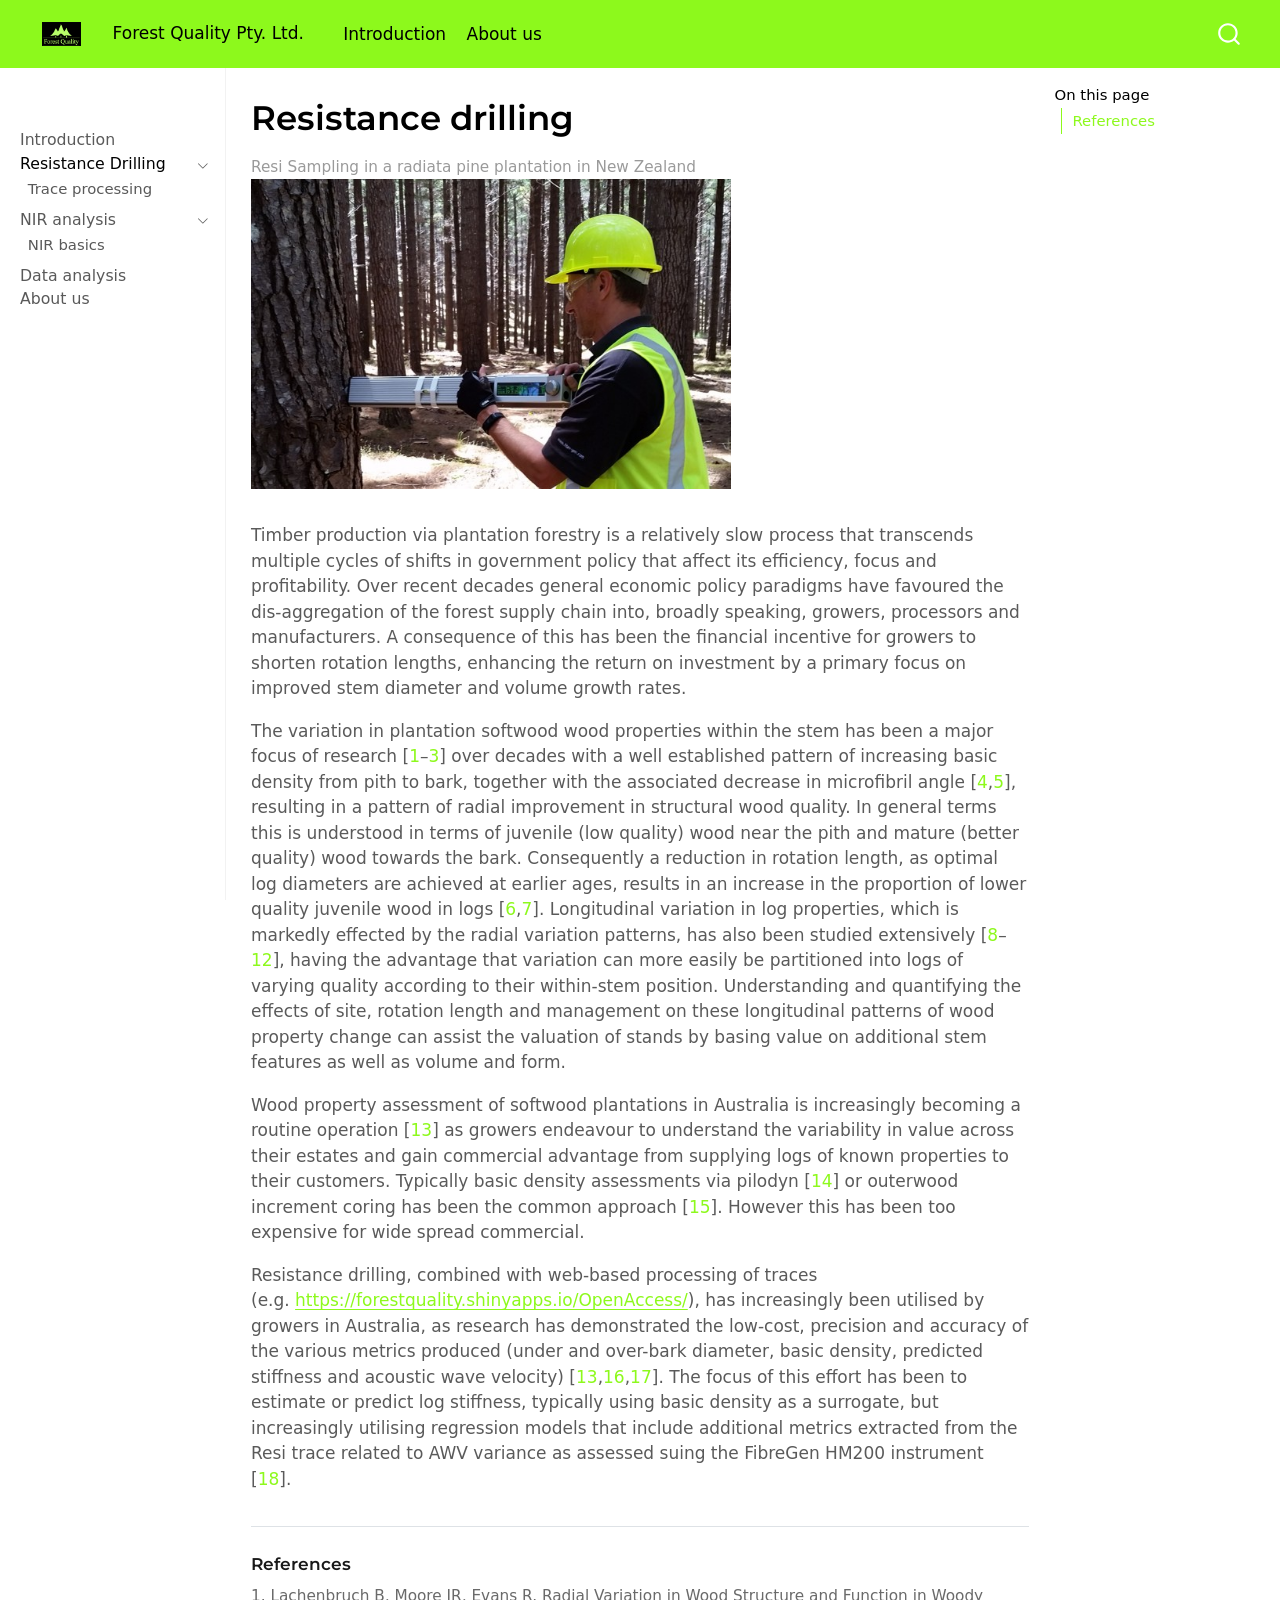
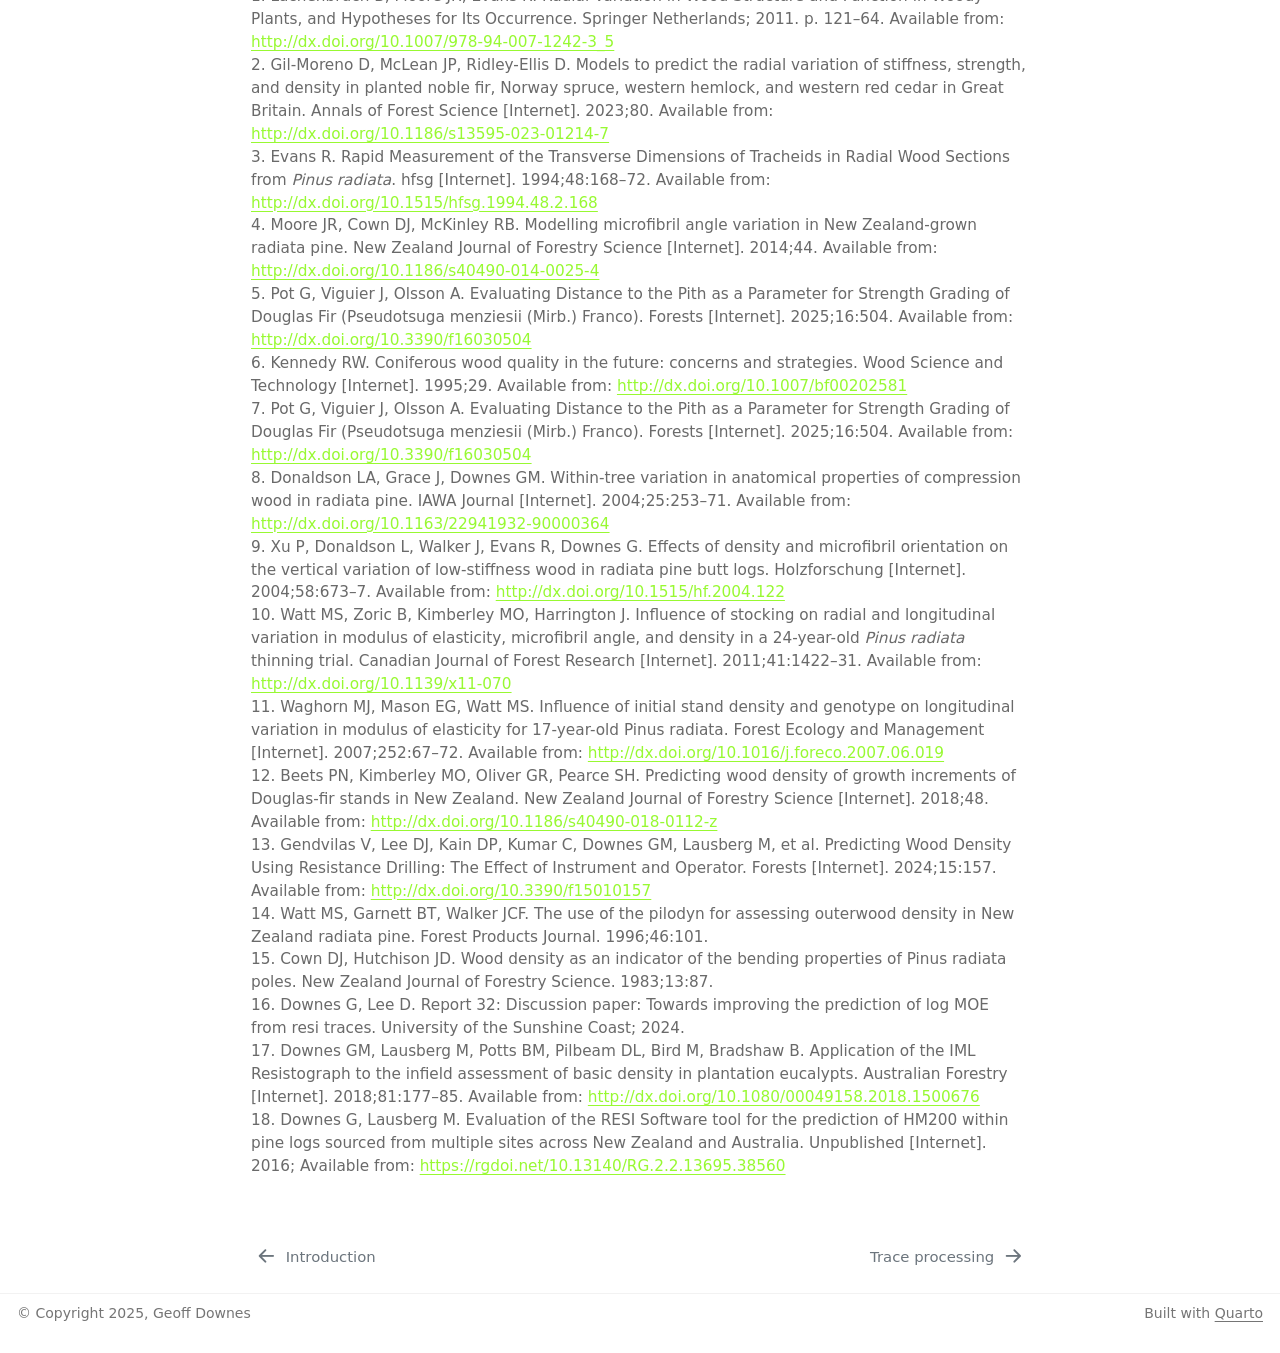
<file: docs/Resistance-Drilling.html>
<!DOCTYPE html>
<html xmlns="http://www.w3.org/1999/xhtml" lang="en" xml:lang="en"><head>

<meta charset="utf-8">
<meta name="generator" content="quarto-1.5.57">

<meta name="viewport" content="width=device-width, initial-scale=1.0, user-scalable=yes">


<title>Resistance drilling – Forest Quality Pty. Ltd.</title>
<style>
code{white-space: pre-wrap;}
span.smallcaps{font-variant: small-caps;}
div.columns{display: flex; gap: min(4vw, 1.5em);}
div.column{flex: auto; overflow-x: auto;}
div.hanging-indent{margin-left: 1.5em; text-indent: -1.5em;}
ul.task-list{list-style: none;}
ul.task-list li input[type="checkbox"] {
  width: 0.8em;
  margin: 0 0.8em 0.2em -1em; /* quarto-specific, see https://github.com/quarto-dev/quarto-cli/issues/4556 */ 
  vertical-align: middle;
}
/* CSS for citations */
div.csl-bib-body { }
div.csl-entry {
  clear: both;
}
.hanging-indent div.csl-entry {
  margin-left:2em;
  text-indent:-2em;
}
div.csl-left-margin {
  min-width:2em;
  float:left;
}
div.csl-right-inline {
  margin-left:2em;
  padding-left:1em;
}
div.csl-indent {
  margin-left: 2em;
}</style>


<script src="site_libs/quarto-nav/quarto-nav.js"></script>
<script src="site_libs/quarto-nav/headroom.min.js"></script>
<script src="site_libs/clipboard/clipboard.min.js"></script>
<script src="site_libs/quarto-search/autocomplete.umd.js"></script>
<script src="site_libs/quarto-search/fuse.min.js"></script>
<script src="site_libs/quarto-search/quarto-search.js"></script>
<meta name="quarto:offset" content="./">
<link href="./Quantitative-Analysis.html" rel="next">
<link href="./index.html" rel="prev">
<script src="site_libs/quarto-html/quarto.js"></script>
<script src="site_libs/quarto-html/popper.min.js"></script>
<script src="site_libs/quarto-html/tippy.umd.min.js"></script>
<script src="site_libs/quarto-html/anchor.min.js"></script>
<link href="site_libs/quarto-html/tippy.css" rel="stylesheet">
<link href="site_libs/quarto-html/quarto-syntax-highlighting.css" rel="stylesheet" id="quarto-text-highlighting-styles">
<script src="site_libs/bootstrap/bootstrap.min.js"></script>
<link href="site_libs/bootstrap/bootstrap-icons.css" rel="stylesheet">
<link href="site_libs/bootstrap/bootstrap.min.css" rel="stylesheet" id="quarto-bootstrap" data-mode="light">
<script src="site_libs/quarto-contrib/glightbox/glightbox.min.js"></script>
<link href="site_libs/quarto-contrib/glightbox/glightbox.min.css" rel="stylesheet">
<link href="site_libs/quarto-contrib/glightbox/lightbox.css" rel="stylesheet">
<script id="quarto-search-options" type="application/json">{
  "location": "navbar",
  "copy-button": false,
  "collapse-after": 3,
  "panel-placement": "end",
  "type": "overlay",
  "limit": 50,
  "keyboard-shortcut": [
    "f",
    "/",
    "s"
  ],
  "show-item-context": false,
  "language": {
    "search-no-results-text": "No results",
    "search-matching-documents-text": "matching documents",
    "search-copy-link-title": "Copy link to search",
    "search-hide-matches-text": "Hide additional matches",
    "search-more-match-text": "more match in this document",
    "search-more-matches-text": "more matches in this document",
    "search-clear-button-title": "Clear",
    "search-text-placeholder": "",
    "search-detached-cancel-button-title": "Cancel",
    "search-submit-button-title": "Submit",
    "search-label": "Search"
  }
}</script>


</head>

<body class="nav-sidebar docked nav-fixed">

<div id="quarto-search-results"></div>
  <header id="quarto-header" class="headroom fixed-top">
    <nav class="navbar navbar-expand-lg " data-bs-theme="dark">
      <div class="navbar-container container-fluid">
      <div class="navbar-brand-container mx-auto">
    <a href="./index.html" class="navbar-brand navbar-brand-logo">
    <img src="././images/LogoCompact.png" alt="" class="navbar-logo">
    </a>
    <a class="navbar-brand" href="./index.html">
    <span class="navbar-title">Forest Quality Pty. Ltd.</span>
    </a>
  </div>
            <div id="quarto-search" class="" title="Search"></div>
          <button class="navbar-toggler" type="button" data-bs-toggle="collapse" data-bs-target="#navbarCollapse" aria-controls="navbarCollapse" role="menu" aria-expanded="false" aria-label="Toggle navigation" onclick="if (window.quartoToggleHeadroom) { window.quartoToggleHeadroom(); }">
  <span class="navbar-toggler-icon"></span>
</button>
          <div class="collapse navbar-collapse" id="navbarCollapse">
            <ul class="navbar-nav navbar-nav-scroll me-auto">
  <li class="nav-item">
    <a class="nav-link" href="./index.html"> 
<span class="menu-text">Introduction</span></a>
  </li>  
  <li class="nav-item">
    <a class="nav-link active" href="./About.html" aria-current="page"> 
<span class="menu-text">About us</span></a>
  </li>  
</ul>
          </div> <!-- /navcollapse -->
            <div class="quarto-navbar-tools">
</div>
      </div> <!-- /container-fluid -->
    </nav>
  <nav class="quarto-secondary-nav">
    <div class="container-fluid d-flex">
      <button type="button" class="quarto-btn-toggle btn" data-bs-toggle="collapse" role="button" data-bs-target=".quarto-sidebar-collapse-item" aria-controls="quarto-sidebar" aria-expanded="false" aria-label="Toggle sidebar navigation" onclick="if (window.quartoToggleHeadroom) { window.quartoToggleHeadroom(); }">
        <i class="bi bi-layout-text-sidebar-reverse"></i>
      </button>
        <nav class="quarto-page-breadcrumbs" aria-label="breadcrumb"><ol class="breadcrumb"><li class="breadcrumb-item"><a href="./Resistance-Drilling.html">Resistance Drilling</a></li></ol></nav>
        <a class="flex-grow-1" role="navigation" data-bs-toggle="collapse" data-bs-target=".quarto-sidebar-collapse-item" aria-controls="quarto-sidebar" aria-expanded="false" aria-label="Toggle sidebar navigation" onclick="if (window.quartoToggleHeadroom) { window.quartoToggleHeadroom(); }">      
        </a>
      <button type="button" class="btn quarto-search-button" aria-label="Search" onclick="window.quartoOpenSearch();">
        <i class="bi bi-search"></i>
      </button>
    </div>
  </nav>
</header>
<!-- content -->
<div id="quarto-content" class="quarto-container page-columns page-rows-contents page-layout-article page-navbar">
<!-- sidebar -->
  <nav id="quarto-sidebar" class="sidebar collapse collapse-horizontal quarto-sidebar-collapse-item sidebar-navigation docked overflow-auto">
        <div class="mt-2 flex-shrink-0 align-items-center">
        <div class="sidebar-search">
        <div id="quarto-search" class="" title="Search"></div>
        </div>
        </div>
    <div class="sidebar-menu-container"> 
    <ul class="list-unstyled mt-1">
        <li class="sidebar-item sidebar-item-section">
      <span class="sidebar-item-text sidebar-link text-start">
 <span class="menu-text">Introduction</span></span>
  </li>
        <li class="sidebar-item sidebar-item-section">
      <div class="sidebar-item-container"> 
            <a href="./Resistance-Drilling.html" class="sidebar-item-text sidebar-link active">
 <span class="menu-text">Resistance Drilling</span></a>
          <a class="sidebar-item-toggle text-start" data-bs-toggle="collapse" data-bs-target="#quarto-sidebar-section-2" role="navigation" aria-expanded="true" aria-label="Toggle section">
            <i class="bi bi-chevron-right ms-2"></i>
          </a> 
      </div>
      <ul id="quarto-sidebar-section-2" class="collapse list-unstyled sidebar-section depth1 show">  
          <li class="sidebar-item">
  <div class="sidebar-item-container"> 
  <a href="./Quantitative-Analysis.html" class="sidebar-item-text sidebar-link">
 <span class="menu-text">Trace processing</span></a>
  </div>
</li>
      </ul>
  </li>
        <li class="sidebar-item sidebar-item-section">
      <div class="sidebar-item-container"> 
            <a href="./NIR-Analysis.html" class="sidebar-item-text sidebar-link">
 <span class="menu-text">NIR analysis</span></a>
          <a class="sidebar-item-toggle text-start" data-bs-toggle="collapse" data-bs-target="#quarto-sidebar-section-3" role="navigation" aria-expanded="true" aria-label="Toggle section">
            <i class="bi bi-chevron-right ms-2"></i>
          </a> 
      </div>
      <ul id="quarto-sidebar-section-3" class="collapse list-unstyled sidebar-section depth1 show">  
          <li class="sidebar-item">
  <div class="sidebar-item-container"> 
  <a href="./NIR-basics.html" class="sidebar-item-text sidebar-link">
 <span class="menu-text">NIR basics</span></a>
  </div>
</li>
      </ul>
  </li>
        <li class="sidebar-item">
  <div class="sidebar-item-container"> 
  <a href="./Data-Analysis.html" class="sidebar-item-text sidebar-link">
 <span class="menu-text">Data analysis</span></a>
  </div>
</li>
        <li class="sidebar-item">
  <div class="sidebar-item-container"> 
  <a href="./About.html" class="sidebar-item-text sidebar-link">
 <span class="menu-text">About us</span></a>
  </div>
</li>
    </ul>
    </div>
</nav>
<div id="quarto-sidebar-glass" class="quarto-sidebar-collapse-item" data-bs-toggle="collapse" data-bs-target=".quarto-sidebar-collapse-item"></div>
<!-- margin-sidebar -->
    <div id="quarto-margin-sidebar" class="sidebar margin-sidebar">
        <nav id="TOC" role="doc-toc" class="toc-active">
    <h2 id="toc-title">On this page</h2>
   
  <ul>
  <li><a href="#references" id="toc-references" class="nav-link active" data-scroll-target="#references">References</a></li>
  </ul>
</nav>
    </div>
<!-- main -->
<main class="content" id="quarto-document-content">

<header id="title-block-header" class="quarto-title-block default">
<div class="quarto-title">
<h1 class="title">Resistance drilling</h1>
</div>



<div class="quarto-title-meta">

    
  
    
  </div>
  


</header>


<div class="quarto-figure quarto-figure-left">
<figure class="figure">
<figcaption>Resi Sampling in a radiata pine plantation in New Zealand</figcaption>
<div class="quarto-figure quarto-figure-left">
<figure class="figure">
<p><a href="./images/Resi_Marco.jpg" class="lightbox" data-gallery="quarto-lightbox-gallery-1" title="Resi Sampling in a radiata pine plantation in New Zealand"><img src="./images/Resi_Marco.jpg" class="img-fluid quarto-figure quarto-figure-left figure-img" style="width:5in" alt="Resi Sampling in a radiata pine plantation in New Zealand"></a></p>
</figure>
</div>
</figure>
</div>
<p>Timber production via plantation forestry is a relatively slow process that transcends multiple cycles of shifts in government policy that affect its efficiency, focus and profitability. Over recent decades general economic policy paradigms have favoured the dis-aggregation of the forest supply chain into, broadly speaking, growers, processors and manufacturers. A consequence of this has been the financial incentive for growers to shorten rotation lengths, enhancing the return on investment by a primary focus on improved stem diameter and volume growth rates.</p>
<p>The variation in plantation softwood wood properties within the stem has been a major focus of research <span class="citation" data-cites="lachenbruch2011 gil-moreno2023 evans1994">[<a href="#ref-lachenbruch2011" role="doc-biblioref">1</a>–<a href="#ref-evans1994" role="doc-biblioref">3</a>]</span> over decades with a well established pattern of increasing basic density from pith to bark, together with the associated decrease in microfibril angle <span class="citation" data-cites="moore2014 pot2025">[<a href="#ref-moore2014" role="doc-biblioref">4</a>,<a href="#ref-pot2025" role="doc-biblioref">5</a>]</span>, resulting in a pattern of radial improvement in structural wood quality. In general terms this is understood in terms of juvenile (low quality) wood near the pith and mature (better quality) wood towards the bark. Consequently a reduction in rotation length, as optimal log diameters are achieved at earlier ages, results in an increase in the proportion of lower quality juvenile wood in logs <span class="citation" data-cites="kennedy1995 pot2025a">[<a href="#ref-kennedy1995" role="doc-biblioref">6</a>,<a href="#ref-pot2025a" role="doc-biblioref">7</a>]</span>. Longitudinal variation in log properties, which is markedly effected by the radial variation patterns, has also been studied extensively <span class="citation" data-cites="donaldson2004 xu2004 watt2011 waghorn2007 beets2018">[<a href="#ref-donaldson2004" role="doc-biblioref">8</a>–<a href="#ref-beets2018" role="doc-biblioref">12</a>]</span>, having the advantage that variation can more easily be partitioned into logs of varying quality according to their within-stem position. Understanding and quantifying the effects of site, rotation length and management on these longitudinal patterns of wood property change can assist the valuation of stands by basing value on additional stem features as well as volume and form.</p>
<p>Wood property assessment of softwood plantations in Australia is increasingly becoming a routine operation <span class="citation" data-cites="gendvilas2024a">[<a href="#ref-gendvilas2024a" role="doc-biblioref">13</a>]</span> as growers endeavour to understand the variability in value across their estates and gain commercial advantage from supplying logs of known properties to their customers. Typically basic density assessments via pilodyn <span class="citation" data-cites="Watt1996">[<a href="#ref-Watt1996" role="doc-biblioref">14</a>]</span> or outerwood increment coring has been the common approach <span class="citation" data-cites="Cown1983">[<a href="#ref-Cown1983" role="doc-biblioref">15</a>]</span>. However this has been too expensive for wide spread commercial.</p>
<p>Resistance drilling, combined with web-based processing of traces (e.g.&nbsp;<a href="https://forestquality.shinyapps.io/OpenAccess/" class="uri">https://forestquality.shinyapps.io/OpenAccess/</a>), has increasingly been utilised by growers in Australia, as research has demonstrated the low-cost, precision and accuracy of the various metrics produced (under and over-bark diameter, basic density, predicted stiffness and acoustic wave velocity) <span class="citation" data-cites="RN48 downes2018 gendvilas2024a">[<a href="#ref-gendvilas2024a" role="doc-biblioref">13</a>,<a href="#ref-RN48" role="doc-biblioref">16</a>,<a href="#ref-downes2018" role="doc-biblioref">17</a>]</span>. The focus of this effort has been to estimate or predict log stiffness, typically using basic density as a surrogate, but increasingly utilising regression models that include additional metrics extracted from the Resi trace related to AWV variance as assessed suing the FibreGen HM200 instrument <span class="citation" data-cites="Downes2016">[<a href="#ref-Downes2016" role="doc-biblioref">18</a>]</span>.</p>
<section id="references" class="level2">




</section>

<div id="quarto-appendix" class="default"><section class="quarto-appendix-contents" role="doc-bibliography" id="quarto-bibliography"><h2 class="anchored quarto-appendix-heading">References</h2><div id="refs" class="references csl-bib-body" role="list">
<div id="ref-lachenbruch2011" class="csl-entry" role="listitem">
1. Lachenbruch B, Moore JR, Evans R. Radial Variation in Wood Structure and Function in Woody Plants, and Hypotheses for Its Occurrence. Springer Netherlands; 2011. p. 121–64. Available from: <a href="http://dx.doi.org/10.1007/978-94-007-1242-3_5">http://dx.doi.org/10.1007/978-94-007-1242-3_5</a>
</div>
<div id="ref-gil-moreno2023" class="csl-entry" role="listitem">
2. Gil-Moreno D, McLean JP, Ridley-Ellis D. Models to predict the radial variation of stiffness, strength, and density in planted noble fir, Norway spruce, western hemlock, and western red cedar in Great Britain. Annals of Forest Science [Internet]. 2023;80. Available from: <a href="http://dx.doi.org/10.1186/s13595-023-01214-7">http://dx.doi.org/10.1186/s13595-023-01214-7</a>
</div>
<div id="ref-evans1994" class="csl-entry" role="listitem">
3. Evans R. Rapid Measurement of the Transverse Dimensions of Tracheids in Radial Wood Sections from <span><em>Pinus radiata</em></span>. hfsg [Internet]. 1994;48:168–72. Available from: <a href="http://dx.doi.org/10.1515/hfsg.1994.48.2.168">http://dx.doi.org/10.1515/hfsg.1994.48.2.168</a>
</div>
<div id="ref-moore2014" class="csl-entry" role="listitem">
4. Moore JR, Cown DJ, McKinley RB. Modelling microfibril angle variation in New Zealand-grown radiata pine. New Zealand Journal of Forestry Science [Internet]. 2014;44. Available from: <a href="http://dx.doi.org/10.1186/s40490-014-0025-4">http://dx.doi.org/10.1186/s40490-014-0025-4</a>
</div>
<div id="ref-pot2025" class="csl-entry" role="listitem">
5. Pot G, Viguier J, Olsson A. Evaluating Distance to the Pith as a Parameter for Strength Grading of Douglas Fir (Pseudotsuga menziesii (Mirb.) Franco). Forests [Internet]. 2025;16:504. Available from: <a href="http://dx.doi.org/10.3390/f16030504">http://dx.doi.org/10.3390/f16030504</a>
</div>
<div id="ref-kennedy1995" class="csl-entry" role="listitem">
6. Kennedy RW. Coniferous wood quality in the future: concerns and strategies. Wood Science and Technology [Internet]. 1995;29. Available from: <a href="http://dx.doi.org/10.1007/bf00202581">http://dx.doi.org/10.1007/bf00202581</a>
</div>
<div id="ref-pot2025a" class="csl-entry" role="listitem">
7. Pot G, Viguier J, Olsson A. Evaluating Distance to the Pith as a Parameter for Strength Grading of Douglas Fir (Pseudotsuga menziesii (Mirb.) Franco). Forests [Internet]. 2025;16:504. Available from: <a href="http://dx.doi.org/10.3390/f16030504">http://dx.doi.org/10.3390/f16030504</a>
</div>
<div id="ref-donaldson2004" class="csl-entry" role="listitem">
8. Donaldson LA, Grace J, Downes GM. Within-tree variation in anatomical properties of compression wood in radiata pine. IAWA Journal [Internet]. 2004;25:253–71. Available from: <a href="http://dx.doi.org/10.1163/22941932-90000364">http://dx.doi.org/10.1163/22941932-90000364</a>
</div>
<div id="ref-xu2004" class="csl-entry" role="listitem">
9. Xu P, Donaldson L, Walker J, Evans R, Downes G. Effects of density and microfibril orientation on the vertical variation of low-stiffness wood in radiata pine butt logs. Holzforschung [Internet]. 2004;58:673–7. Available from: <a href="http://dx.doi.org/10.1515/hf.2004.122">http://dx.doi.org/10.1515/hf.2004.122</a>
</div>
<div id="ref-watt2011" class="csl-entry" role="listitem">
10. Watt MS, Zoric B, Kimberley MO, Harrington J. Influence of stocking on radial and longitudinal variation in modulus of elasticity, microfibril angle, and density in a 24-year-old <span><em>Pinus radiata</em></span> thinning trial. Canadian Journal of Forest Research [Internet]. 2011;41:1422–31. Available from: <a href="http://dx.doi.org/10.1139/x11-070">http://dx.doi.org/10.1139/x11-070</a>
</div>
<div id="ref-waghorn2007" class="csl-entry" role="listitem">
11. Waghorn MJ, Mason EG, Watt MS. Influence of initial stand density and genotype on longitudinal variation in modulus of elasticity for 17-year-old Pinus radiata. Forest Ecology and Management [Internet]. 2007;252:67–72. Available from: <a href="http://dx.doi.org/10.1016/j.foreco.2007.06.019">http://dx.doi.org/10.1016/j.foreco.2007.06.019</a>
</div>
<div id="ref-beets2018" class="csl-entry" role="listitem">
12. Beets PN, Kimberley MO, Oliver GR, Pearce SH. Predicting wood density of growth increments of Douglas-fir stands in New Zealand. New Zealand Journal of Forestry Science [Internet]. 2018;48. Available from: <a href="http://dx.doi.org/10.1186/s40490-018-0112-z">http://dx.doi.org/10.1186/s40490-018-0112-z</a>
</div>
<div id="ref-gendvilas2024a" class="csl-entry" role="listitem">
13. Gendvilas V, Lee DJ, Kain DP, Kumar C, Downes GM, Lausberg M, et al. Predicting Wood Density Using Resistance Drilling: The Effect of Instrument and Operator. Forests [Internet]. 2024;15:157. Available from: <a href="http://dx.doi.org/10.3390/f15010157">http://dx.doi.org/10.3390/f15010157</a>
</div>
<div id="ref-Watt1996" class="csl-entry" role="listitem">
14. Watt MS, Garnett BT, Walker JCF. The use of the pilodyn for assessing outerwood density in New Zealand radiata pine. Forest Products Journal. 1996;46:101.
</div>
<div id="ref-Cown1983" class="csl-entry" role="listitem">
15. Cown DJ, Hutchison JD. Wood density as an indicator of the bending properties of Pinus radiata poles. New Zealand Journal of Forestry Science. 1983;13:87.
</div>
<div id="ref-RN48" class="csl-entry" role="listitem">
16. Downes G, Lee D. Report 32: Discussion paper: Towards improving the prediction of log MOE from resi traces. University of the Sunshine Coast; 2024.
</div>
<div id="ref-downes2018" class="csl-entry" role="listitem">
17. Downes GM, Lausberg M, Potts BM, Pilbeam DL, Bird M, Bradshaw B. Application of the IML Resistograph to the infield assessment of basic density in plantation eucalypts. Australian Forestry [Internet]. 2018;81:177–85. Available from: <a href="http://dx.doi.org/10.1080/00049158.2018.1500676">http://dx.doi.org/10.1080/00049158.2018.1500676</a>
</div>
<div id="ref-Downes2016" class="csl-entry" role="listitem">
18. Downes G, Lausberg M. Evaluation of the RESI Software tool for the prediction of HM200 within pine logs sourced from multiple sites across New Zealand and Australia. Unpublished [Internet]. 2016; Available from: <a href="https://rgdoi.net/10.13140/RG.2.2.13695.38560">https://rgdoi.net/10.13140/RG.2.2.13695.38560</a>
</div>
</div></section></div></main> <!-- /main -->
<script id="quarto-html-after-body" type="application/javascript">
window.document.addEventListener("DOMContentLoaded", function (event) {
  const toggleBodyColorMode = (bsSheetEl) => {
    const mode = bsSheetEl.getAttribute("data-mode");
    const bodyEl = window.document.querySelector("body");
    if (mode === "dark") {
      bodyEl.classList.add("quarto-dark");
      bodyEl.classList.remove("quarto-light");
    } else {
      bodyEl.classList.add("quarto-light");
      bodyEl.classList.remove("quarto-dark");
    }
  }
  const toggleBodyColorPrimary = () => {
    const bsSheetEl = window.document.querySelector("link#quarto-bootstrap");
    if (bsSheetEl) {
      toggleBodyColorMode(bsSheetEl);
    }
  }
  toggleBodyColorPrimary();  
  const icon = "";
  const anchorJS = new window.AnchorJS();
  anchorJS.options = {
    placement: 'right',
    icon: icon
  };
  anchorJS.add('.anchored');
  const isCodeAnnotation = (el) => {
    for (const clz of el.classList) {
      if (clz.startsWith('code-annotation-')) {                     
        return true;
      }
    }
    return false;
  }
  const onCopySuccess = function(e) {
    // button target
    const button = e.trigger;
    // don't keep focus
    button.blur();
    // flash "checked"
    button.classList.add('code-copy-button-checked');
    var currentTitle = button.getAttribute("title");
    button.setAttribute("title", "Copied!");
    let tooltip;
    if (window.bootstrap) {
      button.setAttribute("data-bs-toggle", "tooltip");
      button.setAttribute("data-bs-placement", "left");
      button.setAttribute("data-bs-title", "Copied!");
      tooltip = new bootstrap.Tooltip(button, 
        { trigger: "manual", 
          customClass: "code-copy-button-tooltip",
          offset: [0, -8]});
      tooltip.show();    
    }
    setTimeout(function() {
      if (tooltip) {
        tooltip.hide();
        button.removeAttribute("data-bs-title");
        button.removeAttribute("data-bs-toggle");
        button.removeAttribute("data-bs-placement");
      }
      button.setAttribute("title", currentTitle);
      button.classList.remove('code-copy-button-checked');
    }, 1000);
    // clear code selection
    e.clearSelection();
  }
  const getTextToCopy = function(trigger) {
      const codeEl = trigger.previousElementSibling.cloneNode(true);
      for (const childEl of codeEl.children) {
        if (isCodeAnnotation(childEl)) {
          childEl.remove();
        }
      }
      return codeEl.innerText;
  }
  const clipboard = new window.ClipboardJS('.code-copy-button:not([data-in-quarto-modal])', {
    text: getTextToCopy
  });
  clipboard.on('success', onCopySuccess);
  if (window.document.getElementById('quarto-embedded-source-code-modal')) {
    // For code content inside modals, clipBoardJS needs to be initialized with a container option
    // TODO: Check when it could be a function (https://github.com/zenorocha/clipboard.js/issues/860)
    const clipboardModal = new window.ClipboardJS('.code-copy-button[data-in-quarto-modal]', {
      text: getTextToCopy,
      container: window.document.getElementById('quarto-embedded-source-code-modal')
    });
    clipboardModal.on('success', onCopySuccess);
  }
    var localhostRegex = new RegExp(/^(?:http|https):\/\/localhost\:?[0-9]*\//);
    var mailtoRegex = new RegExp(/^mailto:/);
      var filterRegex = new RegExp('/' + window.location.host + '/');
    var isInternal = (href) => {
        return filterRegex.test(href) || localhostRegex.test(href) || mailtoRegex.test(href);
    }
    // Inspect non-navigation links and adorn them if external
 	var links = window.document.querySelectorAll('a[href]:not(.nav-link):not(.navbar-brand):not(.toc-action):not(.sidebar-link):not(.sidebar-item-toggle):not(.pagination-link):not(.no-external):not([aria-hidden]):not(.dropdown-item):not(.quarto-navigation-tool):not(.about-link)');
    for (var i=0; i<links.length; i++) {
      const link = links[i];
      if (!isInternal(link.href)) {
        // undo the damage that might have been done by quarto-nav.js in the case of
        // links that we want to consider external
        if (link.dataset.originalHref !== undefined) {
          link.href = link.dataset.originalHref;
        }
      }
    }
  function tippyHover(el, contentFn, onTriggerFn, onUntriggerFn) {
    const config = {
      allowHTML: true,
      maxWidth: 500,
      delay: 100,
      arrow: false,
      appendTo: function(el) {
          return el.parentElement;
      },
      interactive: true,
      interactiveBorder: 10,
      theme: 'quarto',
      placement: 'bottom-start',
    };
    if (contentFn) {
      config.content = contentFn;
    }
    if (onTriggerFn) {
      config.onTrigger = onTriggerFn;
    }
    if (onUntriggerFn) {
      config.onUntrigger = onUntriggerFn;
    }
    window.tippy(el, config); 
  }
  const noterefs = window.document.querySelectorAll('a[role="doc-noteref"]');
  for (var i=0; i<noterefs.length; i++) {
    const ref = noterefs[i];
    tippyHover(ref, function() {
      // use id or data attribute instead here
      let href = ref.getAttribute('data-footnote-href') || ref.getAttribute('href');
      try { href = new URL(href).hash; } catch {}
      const id = href.replace(/^#\/?/, "");
      const note = window.document.getElementById(id);
      if (note) {
        return note.innerHTML;
      } else {
        return "";
      }
    });
  }
  const xrefs = window.document.querySelectorAll('a.quarto-xref');
  const processXRef = (id, note) => {
    // Strip column container classes
    const stripColumnClz = (el) => {
      el.classList.remove("page-full", "page-columns");
      if (el.children) {
        for (const child of el.children) {
          stripColumnClz(child);
        }
      }
    }
    stripColumnClz(note)
    if (id === null || id.startsWith('sec-')) {
      // Special case sections, only their first couple elements
      const container = document.createElement("div");
      if (note.children && note.children.length > 2) {
        container.appendChild(note.children[0].cloneNode(true));
        for (let i = 1; i < note.children.length; i++) {
          const child = note.children[i];
          if (child.tagName === "P" && child.innerText === "") {
            continue;
          } else {
            container.appendChild(child.cloneNode(true));
            break;
          }
        }
        if (window.Quarto?.typesetMath) {
          window.Quarto.typesetMath(container);
        }
        return container.innerHTML
      } else {
        if (window.Quarto?.typesetMath) {
          window.Quarto.typesetMath(note);
        }
        return note.innerHTML;
      }
    } else {
      // Remove any anchor links if they are present
      const anchorLink = note.querySelector('a.anchorjs-link');
      if (anchorLink) {
        anchorLink.remove();
      }
      if (window.Quarto?.typesetMath) {
        window.Quarto.typesetMath(note);
      }
      // TODO in 1.5, we should make sure this works without a callout special case
      if (note.classList.contains("callout")) {
        return note.outerHTML;
      } else {
        return note.innerHTML;
      }
    }
  }
  for (var i=0; i<xrefs.length; i++) {
    const xref = xrefs[i];
    tippyHover(xref, undefined, function(instance) {
      instance.disable();
      let url = xref.getAttribute('href');
      let hash = undefined; 
      if (url.startsWith('#')) {
        hash = url;
      } else {
        try { hash = new URL(url).hash; } catch {}
      }
      if (hash) {
        const id = hash.replace(/^#\/?/, "");
        const note = window.document.getElementById(id);
        if (note !== null) {
          try {
            const html = processXRef(id, note.cloneNode(true));
            instance.setContent(html);
          } finally {
            instance.enable();
            instance.show();
          }
        } else {
          // See if we can fetch this
          fetch(url.split('#')[0])
          .then(res => res.text())
          .then(html => {
            const parser = new DOMParser();
            const htmlDoc = parser.parseFromString(html, "text/html");
            const note = htmlDoc.getElementById(id);
            if (note !== null) {
              const html = processXRef(id, note);
              instance.setContent(html);
            } 
          }).finally(() => {
            instance.enable();
            instance.show();
          });
        }
      } else {
        // See if we can fetch a full url (with no hash to target)
        // This is a special case and we should probably do some content thinning / targeting
        fetch(url)
        .then(res => res.text())
        .then(html => {
          const parser = new DOMParser();
          const htmlDoc = parser.parseFromString(html, "text/html");
          const note = htmlDoc.querySelector('main.content');
          if (note !== null) {
            // This should only happen for chapter cross references
            // (since there is no id in the URL)
            // remove the first header
            if (note.children.length > 0 && note.children[0].tagName === "HEADER") {
              note.children[0].remove();
            }
            const html = processXRef(null, note);
            instance.setContent(html);
          } 
        }).finally(() => {
          instance.enable();
          instance.show();
        });
      }
    }, function(instance) {
    });
  }
      let selectedAnnoteEl;
      const selectorForAnnotation = ( cell, annotation) => {
        let cellAttr = 'data-code-cell="' + cell + '"';
        let lineAttr = 'data-code-annotation="' +  annotation + '"';
        const selector = 'span[' + cellAttr + '][' + lineAttr + ']';
        return selector;
      }
      const selectCodeLines = (annoteEl) => {
        const doc = window.document;
        const targetCell = annoteEl.getAttribute("data-target-cell");
        const targetAnnotation = annoteEl.getAttribute("data-target-annotation");
        const annoteSpan = window.document.querySelector(selectorForAnnotation(targetCell, targetAnnotation));
        const lines = annoteSpan.getAttribute("data-code-lines").split(",");
        const lineIds = lines.map((line) => {
          return targetCell + "-" + line;
        })
        let top = null;
        let height = null;
        let parent = null;
        if (lineIds.length > 0) {
            //compute the position of the single el (top and bottom and make a div)
            const el = window.document.getElementById(lineIds[0]);
            top = el.offsetTop;
            height = el.offsetHeight;
            parent = el.parentElement.parentElement;
          if (lineIds.length > 1) {
            const lastEl = window.document.getElementById(lineIds[lineIds.length - 1]);
            const bottom = lastEl.offsetTop + lastEl.offsetHeight;
            height = bottom - top;
          }
          if (top !== null && height !== null && parent !== null) {
            // cook up a div (if necessary) and position it 
            let div = window.document.getElementById("code-annotation-line-highlight");
            if (div === null) {
              div = window.document.createElement("div");
              div.setAttribute("id", "code-annotation-line-highlight");
              div.style.position = 'absolute';
              parent.appendChild(div);
            }
            div.style.top = top - 2 + "px";
            div.style.height = height + 4 + "px";
            div.style.left = 0;
            let gutterDiv = window.document.getElementById("code-annotation-line-highlight-gutter");
            if (gutterDiv === null) {
              gutterDiv = window.document.createElement("div");
              gutterDiv.setAttribute("id", "code-annotation-line-highlight-gutter");
              gutterDiv.style.position = 'absolute';
              const codeCell = window.document.getElementById(targetCell);
              const gutter = codeCell.querySelector('.code-annotation-gutter');
              gutter.appendChild(gutterDiv);
            }
            gutterDiv.style.top = top - 2 + "px";
            gutterDiv.style.height = height + 4 + "px";
          }
          selectedAnnoteEl = annoteEl;
        }
      };
      const unselectCodeLines = () => {
        const elementsIds = ["code-annotation-line-highlight", "code-annotation-line-highlight-gutter"];
        elementsIds.forEach((elId) => {
          const div = window.document.getElementById(elId);
          if (div) {
            div.remove();
          }
        });
        selectedAnnoteEl = undefined;
      };
        // Handle positioning of the toggle
    window.addEventListener(
      "resize",
      throttle(() => {
        elRect = undefined;
        if (selectedAnnoteEl) {
          selectCodeLines(selectedAnnoteEl);
        }
      }, 10)
    );
    function throttle(fn, ms) {
    let throttle = false;
    let timer;
      return (...args) => {
        if(!throttle) { // first call gets through
            fn.apply(this, args);
            throttle = true;
        } else { // all the others get throttled
            if(timer) clearTimeout(timer); // cancel #2
            timer = setTimeout(() => {
              fn.apply(this, args);
              timer = throttle = false;
            }, ms);
        }
      };
    }
      // Attach click handler to the DT
      const annoteDls = window.document.querySelectorAll('dt[data-target-cell]');
      for (const annoteDlNode of annoteDls) {
        annoteDlNode.addEventListener('click', (event) => {
          const clickedEl = event.target;
          if (clickedEl !== selectedAnnoteEl) {
            unselectCodeLines();
            const activeEl = window.document.querySelector('dt[data-target-cell].code-annotation-active');
            if (activeEl) {
              activeEl.classList.remove('code-annotation-active');
            }
            selectCodeLines(clickedEl);
            clickedEl.classList.add('code-annotation-active');
          } else {
            // Unselect the line
            unselectCodeLines();
            clickedEl.classList.remove('code-annotation-active');
          }
        });
      }
  const findCites = (el) => {
    const parentEl = el.parentElement;
    if (parentEl) {
      const cites = parentEl.dataset.cites;
      if (cites) {
        return {
          el,
          cites: cites.split(' ')
        };
      } else {
        return findCites(el.parentElement)
      }
    } else {
      return undefined;
    }
  };
  var bibliorefs = window.document.querySelectorAll('a[role="doc-biblioref"]');
  for (var i=0; i<bibliorefs.length; i++) {
    const ref = bibliorefs[i];
    const citeInfo = findCites(ref);
    if (citeInfo) {
      tippyHover(citeInfo.el, function() {
        var popup = window.document.createElement('div');
        citeInfo.cites.forEach(function(cite) {
          var citeDiv = window.document.createElement('div');
          citeDiv.classList.add('hanging-indent');
          citeDiv.classList.add('csl-entry');
          var biblioDiv = window.document.getElementById('ref-' + cite);
          if (biblioDiv) {
            citeDiv.innerHTML = biblioDiv.innerHTML;
          }
          popup.appendChild(citeDiv);
        });
        return popup.innerHTML;
      });
    }
  }
});
</script>
<nav class="page-navigation">
  <div class="nav-page nav-page-previous">
      <a href="./index.html" class="pagination-link" aria-label="Introduction">
        <i class="bi bi-arrow-left-short"></i> <span class="nav-page-text">Introduction</span>
      </a>          
  </div>
  <div class="nav-page nav-page-next">
      <a href="./Quantitative-Analysis.html" class="pagination-link" aria-label="Trace processing">
        <span class="nav-page-text">Trace processing</span> <i class="bi bi-arrow-right-short"></i>
      </a>
  </div>
</nav>
</div> <!-- /content -->
<footer class="footer">
  <div class="nav-footer">
    <div class="nav-footer-left">
<p>© Copyright 2025, Geoff Downes</p>
</div>   
    <div class="nav-footer-center">
      &nbsp;
    </div>
    <div class="nav-footer-right">
<p>Built with <a href="https://quarto.org/">Quarto</a></p>
</div>
  </div>
</footer>
<script>var lightboxQuarto = GLightbox({"closeEffect":"zoom","selector":".lightbox","openEffect":"zoom","loop":false,"descPosition":"bottom"});
(function() {
  let previousOnload = window.onload;
  window.onload = () => {
    if (previousOnload) {
      previousOnload();
    }
    lightboxQuarto.on('slide_before_load', (data) => {
      const { slideIndex, slideNode, slideConfig, player, trigger } = data;
      const href = trigger.getAttribute('href');
      if (href !== null) {
        const imgEl = window.document.querySelector(`a[href="${href}"] img`);
        if (imgEl !== null) {
          const srcAttr = imgEl.getAttribute("src");
          if (srcAttr && srcAttr.startsWith("data:")) {
            slideConfig.href = srcAttr;
          }
        }
      } 
    });
  
    lightboxQuarto.on('slide_after_load', (data) => {
      const { slideIndex, slideNode, slideConfig, player, trigger } = data;
      if (window.Quarto?.typesetMath) {
        window.Quarto.typesetMath(slideNode);
      }
    });
  
  };
  
})();
          </script>




</body></html>
</file>
<file: docs/site_libs/quarto-html/tippy.css>
.tippy-box[data-animation=fade][data-state=hidden]{opacity:0}[data-tippy-root]{max-width:calc(100vw - 10px)}.tippy-box{position:relative;background-color:#333;color:#fff;border-radius:4px;font-size:14px;line-height:1.4;white-space:normal;outline:0;transition-property:transform,visibility,opacity}.tippy-box[data-placement^=top]>.tippy-arrow{bottom:0}.tippy-box[data-placement^=top]>.tippy-arrow:before{bottom:-7px;left:0;border-width:8px 8px 0;border-top-color:initial;transform-origin:center top}.tippy-box[data-placement^=bottom]>.tippy-arrow{top:0}.tippy-box[data-placement^=bottom]>.tippy-arrow:before{top:-7px;left:0;border-width:0 8px 8px;border-bottom-color:initial;transform-origin:center bottom}.tippy-box[data-placement^=left]>.tippy-arrow{right:0}.tippy-box[data-placement^=left]>.tippy-arrow:before{border-width:8px 0 8px 8px;border-left-color:initial;right:-7px;transform-origin:center left}.tippy-box[data-placement^=right]>.tippy-arrow{left:0}.tippy-box[data-placement^=right]>.tippy-arrow:before{left:-7px;border-width:8px 8px 8px 0;border-right-color:initial;transform-origin:center right}.tippy-box[data-inertia][data-state=visible]{transition-timing-function:cubic-bezier(.54,1.5,.38,1.11)}.tippy-arrow{width:16px;height:16px;color:#333}.tippy-arrow:before{content:"";position:absolute;border-color:transparent;border-style:solid}.tippy-content{position:relative;padding:5px 9px;z-index:1}
</file>
<file: docs/site_libs/quarto-html/quarto-syntax-highlighting.css>
/* quarto syntax highlight colors */
:root {
  --quarto-hl-ot-color: #003B4F;
  --quarto-hl-at-color: #657422;
  --quarto-hl-ss-color: #20794D;
  --quarto-hl-an-color: #5E5E5E;
  --quarto-hl-fu-color: #4758AB;
  --quarto-hl-st-color: #20794D;
  --quarto-hl-cf-color: #003B4F;
  --quarto-hl-op-color: #5E5E5E;
  --quarto-hl-er-color: #AD0000;
  --quarto-hl-bn-color: #AD0000;
  --quarto-hl-al-color: #AD0000;
  --quarto-hl-va-color: #111111;
  --quarto-hl-bu-color: inherit;
  --quarto-hl-ex-color: inherit;
  --quarto-hl-pp-color: #AD0000;
  --quarto-hl-in-color: #5E5E5E;
  --quarto-hl-vs-color: #20794D;
  --quarto-hl-wa-color: #5E5E5E;
  --quarto-hl-do-color: #5E5E5E;
  --quarto-hl-im-color: #00769E;
  --quarto-hl-ch-color: #20794D;
  --quarto-hl-dt-color: #AD0000;
  --quarto-hl-fl-color: #AD0000;
  --quarto-hl-co-color: #5E5E5E;
  --quarto-hl-cv-color: #5E5E5E;
  --quarto-hl-cn-color: #8f5902;
  --quarto-hl-sc-color: #5E5E5E;
  --quarto-hl-dv-color: #AD0000;
  --quarto-hl-kw-color: #003B4F;
}

/* other quarto variables */
:root {
  --quarto-font-monospace: SFMono-Regular, Menlo, Monaco, Consolas, "Liberation Mono", "Courier New", monospace;
}

pre > code.sourceCode > span {
  color: #003B4F;
}

code span {
  color: #003B4F;
}

code.sourceCode > span {
  color: #003B4F;
}

div.sourceCode,
div.sourceCode pre.sourceCode {
  color: #003B4F;
}

code span.ot {
  color: #003B4F;
  font-style: inherit;
}

code span.at {
  color: #657422;
  font-style: inherit;
}

code span.ss {
  color: #20794D;
  font-style: inherit;
}

code span.an {
  color: #5E5E5E;
  font-style: inherit;
}

code span.fu {
  color: #4758AB;
  font-style: inherit;
}

code span.st {
  color: #20794D;
  font-style: inherit;
}

code span.cf {
  color: #003B4F;
  font-weight: bold;
  font-style: inherit;
}

code span.op {
  color: #5E5E5E;
  font-style: inherit;
}

code span.er {
  color: #AD0000;
  font-style: inherit;
}

code span.bn {
  color: #AD0000;
  font-style: inherit;
}

code span.al {
  color: #AD0000;
  font-style: inherit;
}

code span.va {
  color: #111111;
  font-style: inherit;
}

code span.bu {
  font-style: inherit;
}

code span.ex {
  font-style: inherit;
}

code span.pp {
  color: #AD0000;
  font-style: inherit;
}

code span.in {
  color: #5E5E5E;
  font-style: inherit;
}

code span.vs {
  color: #20794D;
  font-style: inherit;
}

code span.wa {
  color: #5E5E5E;
  font-style: italic;
}

code span.do {
  color: #5E5E5E;
  font-style: italic;
}

code span.im {
  color: #00769E;
  font-style: inherit;
}

code span.ch {
  color: #20794D;
  font-style: inherit;
}

code span.dt {
  color: #AD0000;
  font-style: inherit;
}

code span.fl {
  color: #AD0000;
  font-style: inherit;
}

code span.co {
  color: #5E5E5E;
  font-style: inherit;
}

code span.cv {
  color: #5E5E5E;
  font-style: italic;
}

code span.cn {
  color: #8f5902;
  font-style: inherit;
}

code span.sc {
  color: #5E5E5E;
  font-style: inherit;
}

code span.dv {
  color: #AD0000;
  font-style: inherit;
}

code span.kw {
  color: #003B4F;
  font-weight: bold;
  font-style: inherit;
}

.prevent-inlining {
  content: "</";
}

/*# sourceMappingURL=debc5d5d77c3f9108843748ff7464032.css.map */
</file>
